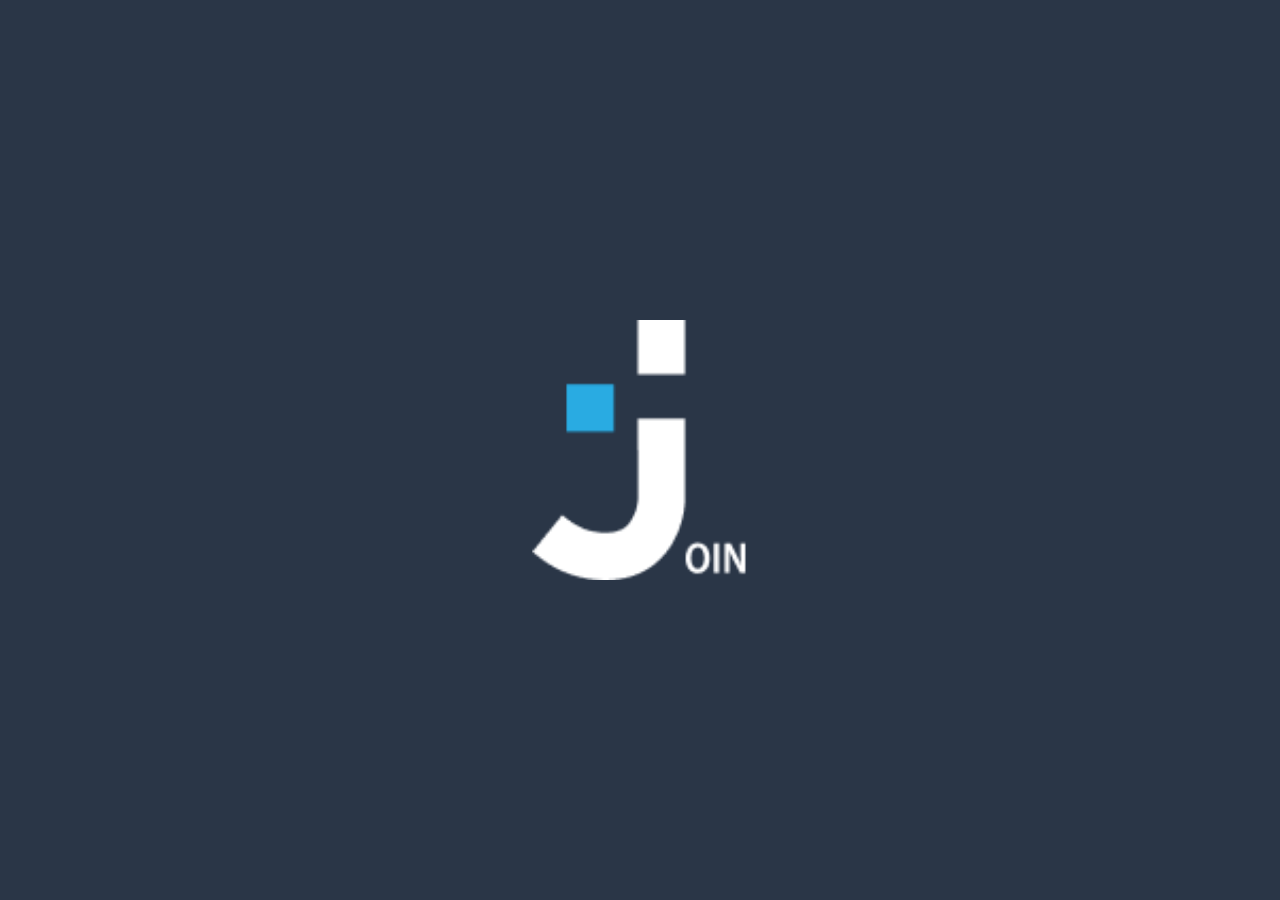
<file: index.html>
<!DOCTYPE html>
<html lang="en" translate="no">

<head>
    <meta charset="UTF-8">
    <meta http-equiv="X-UA-Compatible" content="IE=edge">
    <meta name="viewport" content="width=device-width, initial-scale=1.0">
    <title>Login</title>
    <link rel="icon" href="./img/JoinLogoDark.png">
    <link rel="apple-touch-icon" sizes="20x20" href="./img/mobilLogo.ico">
    <link rel="stylesheet" href="css/index.css">
    <link rel="stylesheet" href="css/index-responsive.css">
    <script src="./scripts/generalFunctions.js"></script>
    <script src="./scripts/register.js"></script>
</head>

<body onload="logo(),init();return false">
    <div id="logo-container">
        <img src="./img/logo_Join_white.png" id="join-logo">
    </div>

    <div id="login-main">
        <div id="signup-container">
            <p>Not a Join user?</p>
            <button onclick="window.location.href= './html/signUp.html';" class="signup-btn">Sign up</button>
        </div>

        <div id="login-container">
            <form id="login-form" class="login-form" onsubmit="loginUser(event)">
                <div id="login-error" style="display: none;">
                    Incorrect email or password, please check.
                </div>
                <h1>Log in</h1>
                <hr>
                <input class="input-field" placeholder="Email" type="email" id="emailLogin" required>
                <input class="input-field" placeholder="Password" type="password" id="passwordLogin" required>
                <div class="login-settings">
                    <label class="remember-me">
                        <input id="checkbox" type="checkbox" onclick="rememberLogin()">
                        <p>Remember me</p>
                        <span id="checkmark" class="checkmark"></span>
                    </label>
                    <a href="./html/forgot-password.html" id="forget-password">Forgot my password</a>
                </div>
                <div class="login-btns">
                    <button type="submit" id="loginBtn">Log in</button>
                    <button type="button" id="loginGuest" onclick="openGuestLogin()">Guest Log in</button>
                </div>
            </form>
        </div>
    </div>
</body>

</html>
</file>
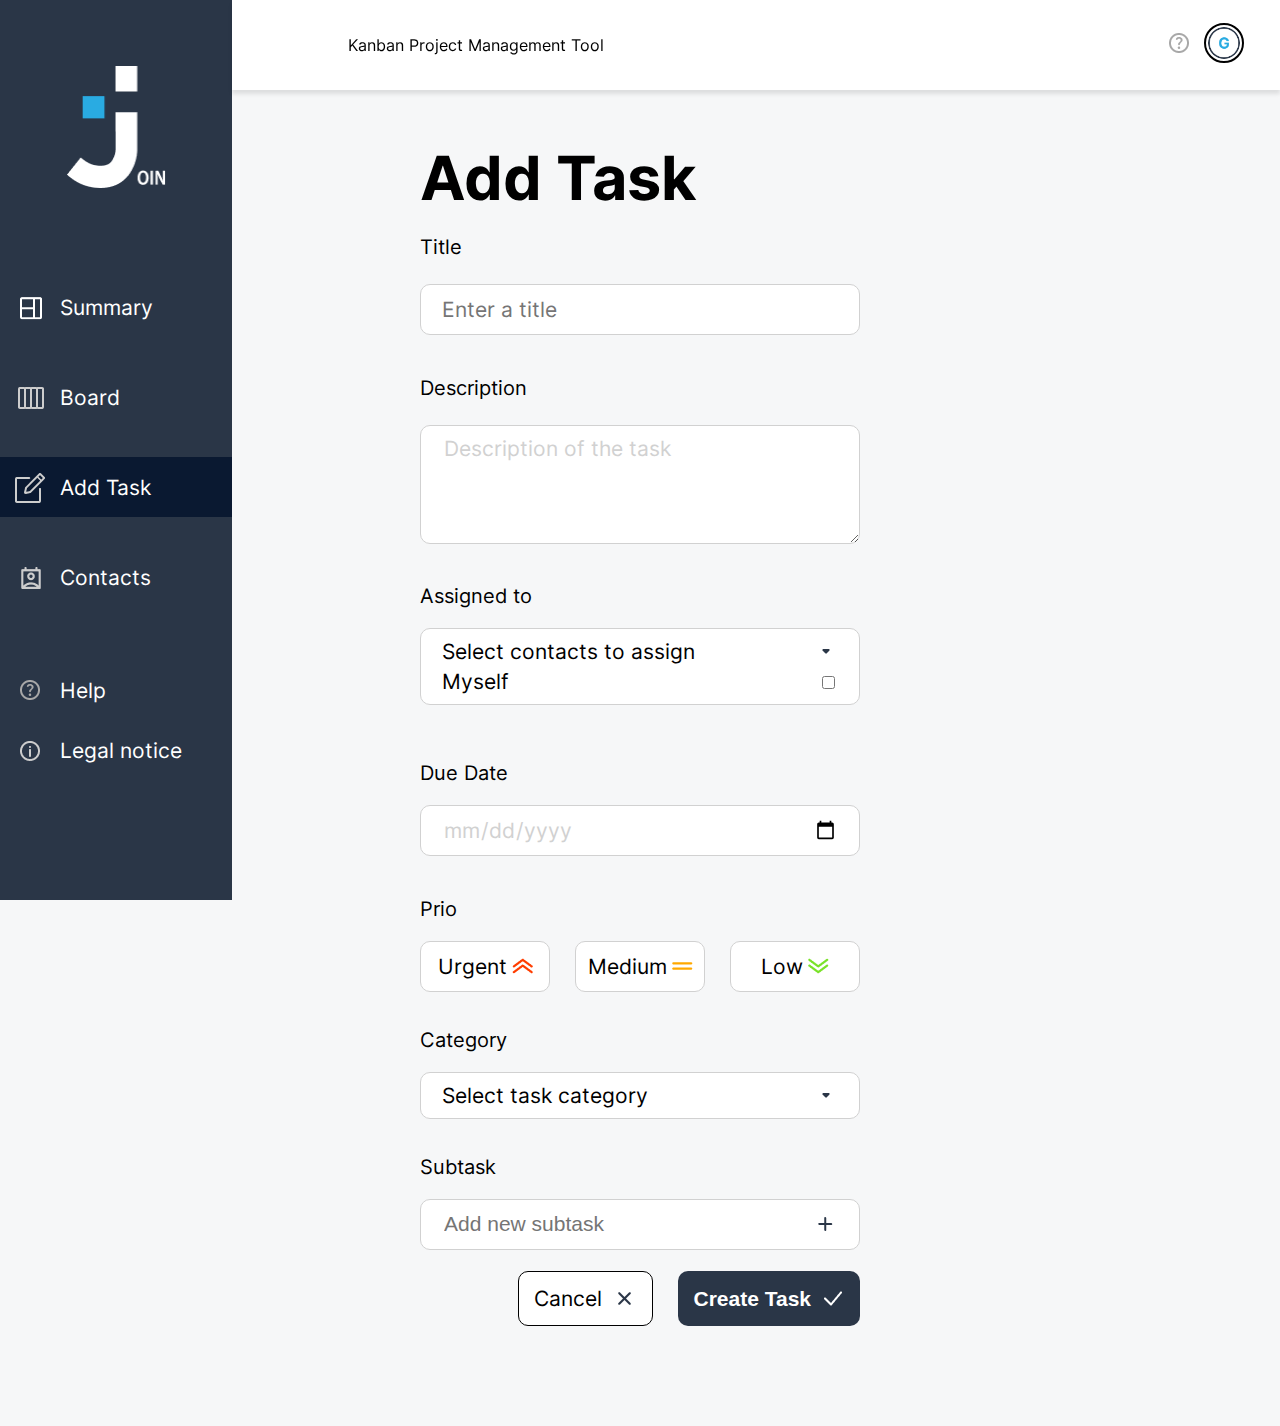
<file: html/add-task.html>
<!DOCTYPE html>
<html lang="en">

<head>
    <meta charset="UTF-8">
    <link rel="icon" href="../img/JoinLogoDark.png">
    <meta name="viewport" content="width=device-width, initial-scale=1.0">
    <link rel="stylesheet" href="../css/interFont.css">
    <link rel="stylesheet" href="../css/add-task.css">
    <title>Add-Task</title>
    <script src="../scripts/generalFunctions.js"></script>
    <script src="../scripts/board.js"></script>
    <script src="../scripts/add-task.js"></script>
</head>

<body onload="init(); return false" onclick="hideAssignedToDropMenu()" > 
    <div id="sidebar">
        <div w3-include-html="./sidebar.html"></div>
    </div>
    <div id="line" w3-include-html="./header.html"></div>

    <div id="content" class="content">
        <h1>Add Task</h1>
        <form class="addTaskElements" id="addTaskForm" onsubmit="createNEWTASK(); return false">
            <span class="leftElementAddTask">
                <div class="title">
                    <h3 class="titles">Title</h3>
                    <input id="title" type="text" class="input" required placeholder="Enter a title">
                </div>
                <div>
                    <h3 class="titles">Description</h3>
                    <textarea placeholder="Description of the task" required id="description"
                        class="description"></textarea>
                </div>
                <div>
                    <h3 class="titles">Assigned to</h3>
                    <div class="selectionAssignedTo" id="assignedToSelection">
                        <div onclick="openAssignedToSelection()">
                            <p>Select contacts to assign</p><img src="../img/addtask-img/arrow_drop_down.png">
                        </div>
                    </div>
                    <div class="createdTaskAssignedMember" id="assginedMembersCreateTask"></div> 
                    <div class="formError d-none" id="errorAssigned">Please, select atleast "Myself"</div>
                </div>
            </span>
            <seperator class="seperator"></seperator>
            <span class="rightElementAddTask">
                <div>
                    <h3>Due Date</h3>
                    <div class="calender">
                        <input type="date" required id="date" placeholder="tt.mm.yyyy">
                    </div>
                </div>
                <div>
                    <h3>Prio</h3>
                    <div class="priorities" id="priorities">
                        <span id="selecturgent" onclick="highlightPriority('urgent')">
                            <p>Urgent</p><img src="../img/addtask-img/higPrio.png">
                        </span>
                        <span id="selectmedium" onclick="highlightPriority('medium')">
                            <p>Medium</p><img src="../img/addtask-img/mediumPrio.png">
                        </span>
                        <span id="selectlow" onclick="highlightPriority('low')">
                            <p>Low</p><img src="../img/addtask-img/lowPrio.png">
                        </span>
                    </div>
                    <div class="formError d-none" id="errorPriority">What is the priority of the task?</div>
                </div>
                <div>
                    <h3 class="titles">Category</h3>
                    <div class="category" id="categorySelection" onclick="openCategorySelection()">
                        <div>
                            <p>Select task category</p><img src="../img/addtask-img/arrow_drop_down.png">
                        </div>
                    </div>
                    <div id="colorSelection">
                        <div id="color1" onclick="selectColor('FF7A00', 1)"
                            style="background-color: #FF7A00; cursor: pointer;"></div>
                        <div id="color2" onclick="selectColor('FC71FF', 2)"
                            style="background-color: #FC71FF; cursor: pointer;"></div>
                        <div id="color3" onclick="selectColor('1FD7C1', 3)"
                            style="background-color: #1FD7C1; cursor: pointer;"></div>
                        <div id="color4" onclick="selectColor('FFC701', 4)"
                            style="background-color: #FFC701; cursor: pointer;"></div>
                        <div id="color5" onclick="selectColor('0038FF', 5)"
                            style="background-color: #0038FF; cursor: pointer;"></div>
                        <div id="color6" onclick="selectColor('068f43', 6)"
                            style="background-color: #068f43; cursor: pointer;"></div>
                    </div>
                    <div class="formError d-none" id="errorCategory">You have to select a category. You can also create
                        a new one with "New category".</div>
                </div>
                <div>
                    <h3>Subtask</h3>
                    <div class="addNewSubtask">
                        <input id="subtask" placeholder="Add new subtask"><img onclick="createSubtask()"
                            src="../img/addtask-img/plus.png" style="cursor:pointer">
                    </div>
                    <div id="newCreatedSubtasks"></div>
                </div>
                <div class="clearAndCreateButtons">
                    <div>
                        <div class="clearButton"  onclick="cancelCreateTask()"style="height: 23px;"> Cancel </p><img
                                src="../img/cancelIcon.png"></div>
                    </div>
                    <div>
                        <button class="createButton" type="submit">Create Task</p><img
                                src="../img/createAccIcon.png"></button>
                    </div>
                </div>
            </span>

        </form>
         <div id="taskCreated"><img src="../img/board-img/addedToBoard.png"></div>
</body>
<style> 
#menu_add-task {
background-color: #0a1931;
}
</style>
</html>
</file>
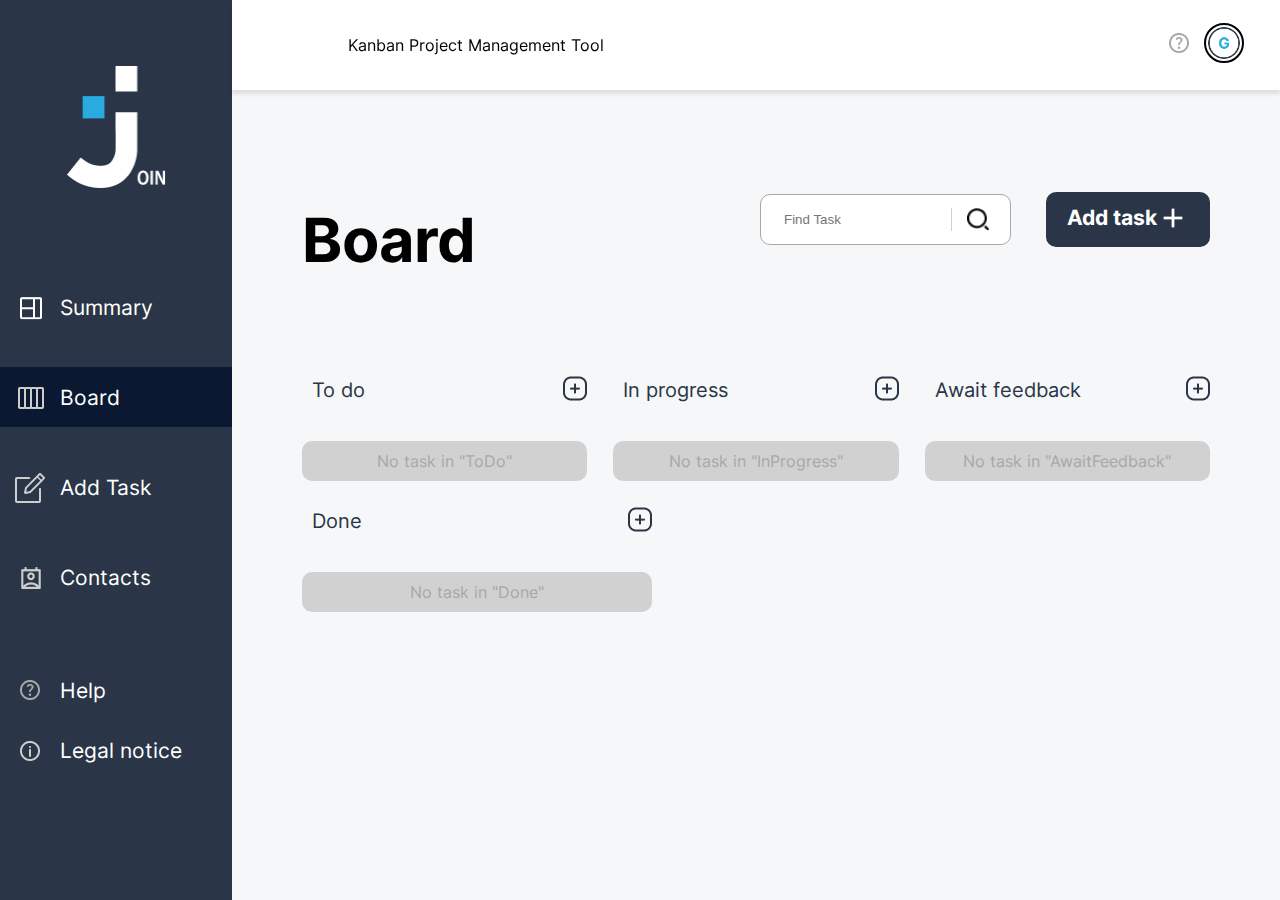
<file: html/board.html>
<!DOCTYPE html>
<html lang="en">

<head>
    <meta charset="UTF-8">
    <link rel="icon" href="../img/JoinLogoDark.png">
    <meta name="viewport" content="width=device-width, initial-scale=1.0">
    <link rel="stylesheet" href="../css/interFont.css">
    <link rel="stylesheet" href="../css/add-task.css">
    <link rel="stylesheet" href="../css/board.css">
    <title>Board</title>
    <script src="../scripts/generalFunctions.js"></script>
    <script src="../scripts/add-task.js"></script>
    <script src="../scripts/board-helper.js"></script>
    <script src="../scripts/board.js"></script>
</head>

<body onload="init(); return false">
    <div id="sidebar">
        <div w3-include-html="./sidebar.html"></div>
    </div>
    <div id="line" w3-include-html="./header.html"></div>
    <div class="content" id="content">
        <div class="headline">
            <span class="responsiveHeadline">
                <h1>Board</h1>
                <div class="plusForResponsive"><img onclick="togglePopUpTask('flex')" src="../img/board-img/addplus.png">
                </div>
            </span>
            <span class="inputAndButtonHeadline">
                <div class="inputDiv">
                    <input id="input" oninput="searchTask()" placeholder="Find Task">
                    <img src="../img/board-img/lupe.png">
                </div>
                <div class="buttonAdd" onclick="togglePopUpTask('flex')">Add task
                    <img src="../img/board-img/addplus.png">
                </div>

            </span>
        </div>

        <div class="taskContent">
            <div class="taskContainer" ondrop="dragToOtherCategory('taskCategoryToDo')" ondragover="allowDrop(event); highlight('taskCategoryToDo')" ondragleave="removeHighlight('taskCategoryToDo')" >
                <div class="taskCategoryName">
                    <h3> To do</h3><span class="hoverPlusEffect" onclick="togglePopUpTask('flex')" ><img src="../img/board-img/plusButtonTasks.png"></span>
                </div>
                <div id="taskCategoryToDo"></div>
            </div>

            <div class="taskContainer" ondrop="dragToOtherCategory('taskCategoryInProgress')"
             ondragover="allowDrop(event); highlight('taskCategoryInProgress')" ondragleave="removeHighlight('taskCategoryInProgress')">
                <div class="taskCategoryName">
                    <h3> In progress</h3><span class="hoverPlusEffect" onclick="togglePopUpTask('flex')" ><img
                            src="../img/board-img/plusButtonTasks.png"></span>
                </div>
                <div id="taskCategoryInProgress"></div>
            </div>

            <div class="taskContainer" ondrop="dragToOtherCategory('taskCategoryAwaitFeedback')"
            ondragover="allowDrop(event); highlight('taskCategoryAwaitFeedback')" ondragleave="removeHighlight('taskCategoryAwaitFeedback')">
                <div class="taskCategoryName">
                    <h3>Await feedback</h3><span class="hoverPlusEffect" onclick="togglePopUpTask('flex')" ><img
                            src="../img/board-img/plusButtonTasks.png"></span>
                </div>
                <div id="taskCategoryAwaitFeedback"></div>
            </div>

            <div class="taskContainer" ondrop="dragToOtherCategory('taskCategoryDone')" ondragover="allowDrop(event); highlight('taskCategoryDone')" ondragleave="removeHighlight('taskCategoryDone')">
                <div class="taskCategoryName">
                    <h3>Done</h3><span class="hoverPlusEffect" onclick="togglePopUpTask('flex')" ><img src="../img/board-img/plusButtonTasks.png"></span>
                </div>
                <div id="taskCategoryDone"></div>
            </div>
        </div>
    </div>



    <div id="editTaskPopUpWindowContent" onclick="closeEditTaskPopUp()"></div>

    <div id="editSelectedTask"></div>
    <div id="addTaskPopUpWindowContent">
        <div class="popUpWindow">
            <h1>Add Task</h1>
            <form class="addTaskElementsPopUpWindow" onclick="hideAssignedToDropMenu()" onsubmit="createNEWTASK(); return false">
                <span class="leftElementAddTaskPopUpWindow">
                    <div class="title">
                        <h3 class="titles">Title</h3>
                        <input id="title" type="text" class="input" required placeholder="Enter a title">
                    </div>
                    <div>
                        <h3 class="titles">Description</h3>
                        <textarea placeholder="Description of the task" required id="description"
                            class="description"></textarea>
                    </div>
                    <div>
                        <h3 class="titles">Assigned to</h3>
                        <div class="selectionAssignedTo" id="assignedToSelection">
                            <div onclick="openAssignedToSelection()">
                                <p>Select contacts to assign</p><img src="../img/addtask-img/arrow_drop_down.png">
                            </div>
                        </div>
                          <div class="createdTaskAssignedMember" id="assginedMembersCreateTask"></div> 
                        <div class="formError d-none" id="errorAssigned">Please, select atleast "Myself"</div>
                    </div>
                </span>

                <span class="rightElemenAddTaskPopUpWindow">
                    <div>
                        <h3>Due Date</h3>
                        <div class="calender">
                            <input type="date" required id="date" placeholder="tt.mm.yyyy">
                        </div>
                    </div>
                    <div>
                        <h3>Prio</h3>
                        <div class="priorities" id="priorities">
                            <span id="selecturgent" onclick="highlightPriority('urgent')">
                                <p>Urgent</p><img src="../img/addtask-img/higPrio.png">
                            </span>
                            <span id="selectmedium" onclick="highlightPriority('medium')">
                                <p>Medium</p><img src="../img/addtask-img/mediumPrio.png">
                            </span>
                            <span id="selectlow" onclick="highlightPriority('low')">
                                <p>Low</p><img src="../img/addtask-img/lowPrio.png">
                            </span>
                        </div>
                        <div class="formError d-none" id="errorPriority">What is the priority of the task?</div>
                    </div>
                    <div>
                        <h3 class="titles">Category</h3>
                        <div class="category" id="categorySelection" onclick="openCategorySelection()">
                            <div>
                                <p>Select task category</p><img src="../img/addtask-img/arrow_drop_down.png">
                            </div>
                        </div>
                        <div id="colorSelection">
                            <div id="color1" onclick="selectColor('FF7A00', 1)"
                                style="background-color: #FF7A00; cursor: pointer;"></div>
                            <div id="color2" onclick="selectColor('FC71FF', 2)"
                                style="background-color: #FC71FF; cursor: pointer;"></div>
                            <div id="color3" onclick="selectColor('1FD7C1', 3)"
                                style="background-color: #1FD7C1; cursor: pointer;"></div>
                            <div id="color4" onclick="selectColor('FFC701', 4)"
                                style="background-color: #FFC701; cursor: pointer;"></div>
                            <div id="color5" onclick="selectColor('FFC701', 5)"
                                style="background-color: #0038FF; cursor: pointer;"></div>
                            <div id="color6" onclick="selectColor('068f43', 6)"
                                style="background-color: #068f43; cursor: pointer;"></div>
                        </div>
                        <div class="formError d-none" id="errorCategory">You have to select a category. You can also
                            create a new one with "New category".</div>
                    </div>
                    <div>
                        <h3>Subtask</h3>
                        <div class="addNewSubtask">
                            <input id="subtask" placeholder="Add new subtask"><img onclick="createSubtask()"
                                src="../img/addtask-img/plus.png" style="cursor:pointer">
                        </div>
                        <div id="newCreatedSubtasks"></div>
                    </div>
                    <div class="clearAndCreateButtonPopUp">
                        <div>
                            <div class="clearButton" onclick="cancelCreateTask(); togglePopUpTask('none')">Cancel<img
                                    src="../img/cancelIcon.png"></div>
                        </div>
                        <div>
                            <button class="createButton" type="submit">Create Task</p><img
                                    src="../img/createAccIcon.png"></button>
                        </div>
                    </div>
                </span>
            </form>
        </div>
    </div>
     <div id="taskCreated"><img src="../img/board-img/addedToBoard.png"></div>
    
</body>

</html>
</file>
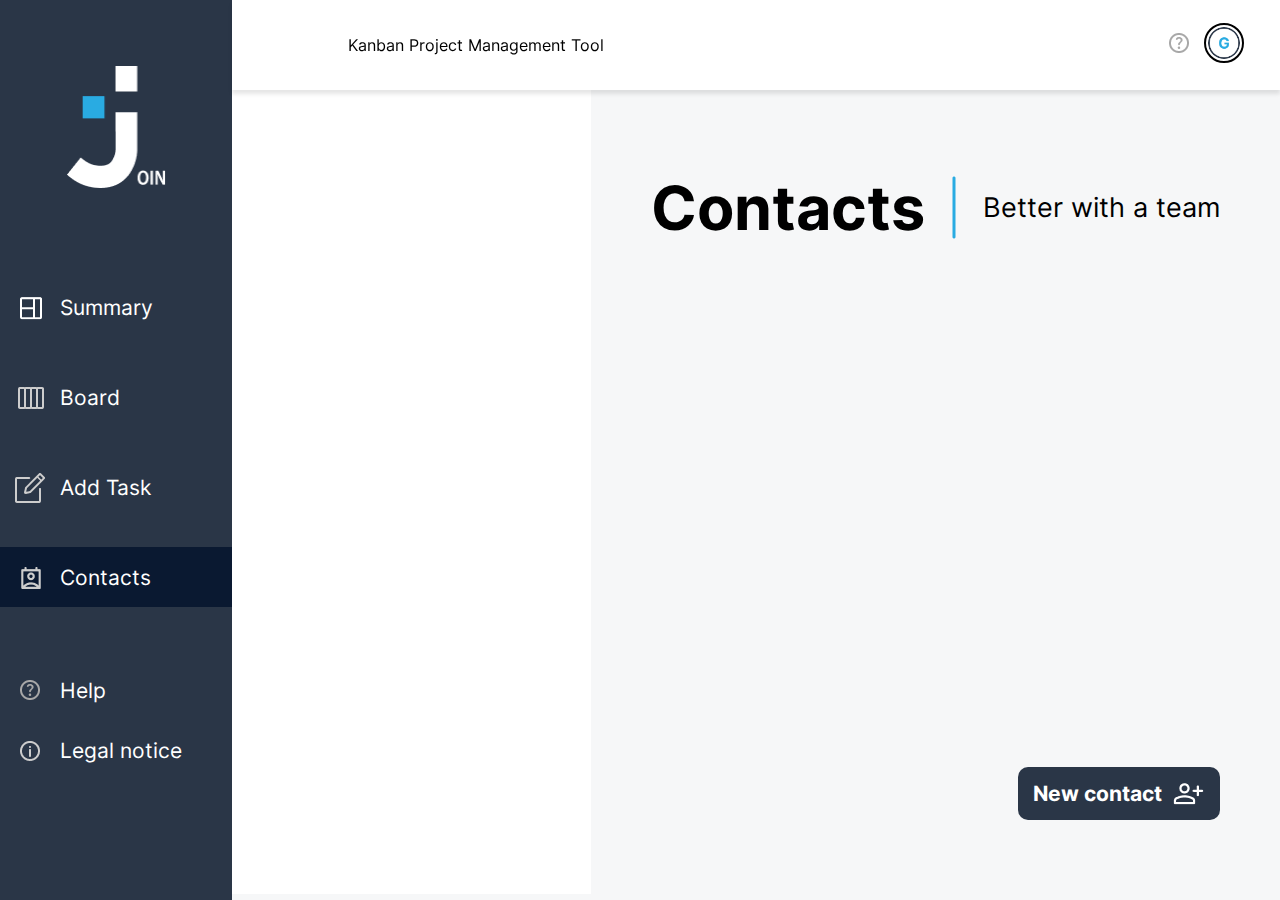
<file: html/contacts.html>
<!DOCTYPE html>
<html lang="en">

<head>
    <meta charset="UTF-8">
    <meta name="viewport" content="width=device-width, initial-scale=1.0">
    <title>Contacts</title>
    <link rel="icon" href="../img/JoinLogoDark.png">
    <link rel="apple-touch-icon" sizes="20x20" href="../img/mobilLogo.ico">
    <link rel="stylesheet" href="../css/contacts.css">
    <link rel="stylesheet" href="../css/interFont.css">
    <script src="../scripts/generalFunctions.js"></script>
    <script src="../scripts/board.js"></script>
    <script src="../scripts/contacts.js"></script>
</head>

<body onload="includeHTML();buttonVisibility();renderContacts(); return false">
    <div id="sidebar">
        <div w3-include-html="./sidebar.html"></div>
    </div>
    <div class="content">
        <div id="line" w3-include-html="./header.html"></div>
        <div class="responsiveButton" id="responsiveButton" onclick="showPopUpWindowNewContact()">
            New contact
            <img src="../img/contacts/newContact.png">
        </div>
        <div class="contactList" id="contactList"></div>
        <div class="contacts" id="contactsContainer">
            <div class="headline">
                <p id="responsiveHeadlinePhrase" class="responsiveHeadlinePhrase d-none">Kanban Project Managment Tool
                </p>
                <h1>Contacts</h1>
                <img src="../img/summary/BlueLine.png">
                <span>Better with a team</span>
            </div>
            <div class="contactDetails" id="contactDetails"></div>
            <div class="buttonNewContact1" onclick="showPopUpWindowNewContact()">
                New contact
                <img src="../img/contacts/newContact.png">
            </div>
        </div>
    </div>
    <div class="newContact" id="newContact"></div>
    
</body>

</html>
</file>
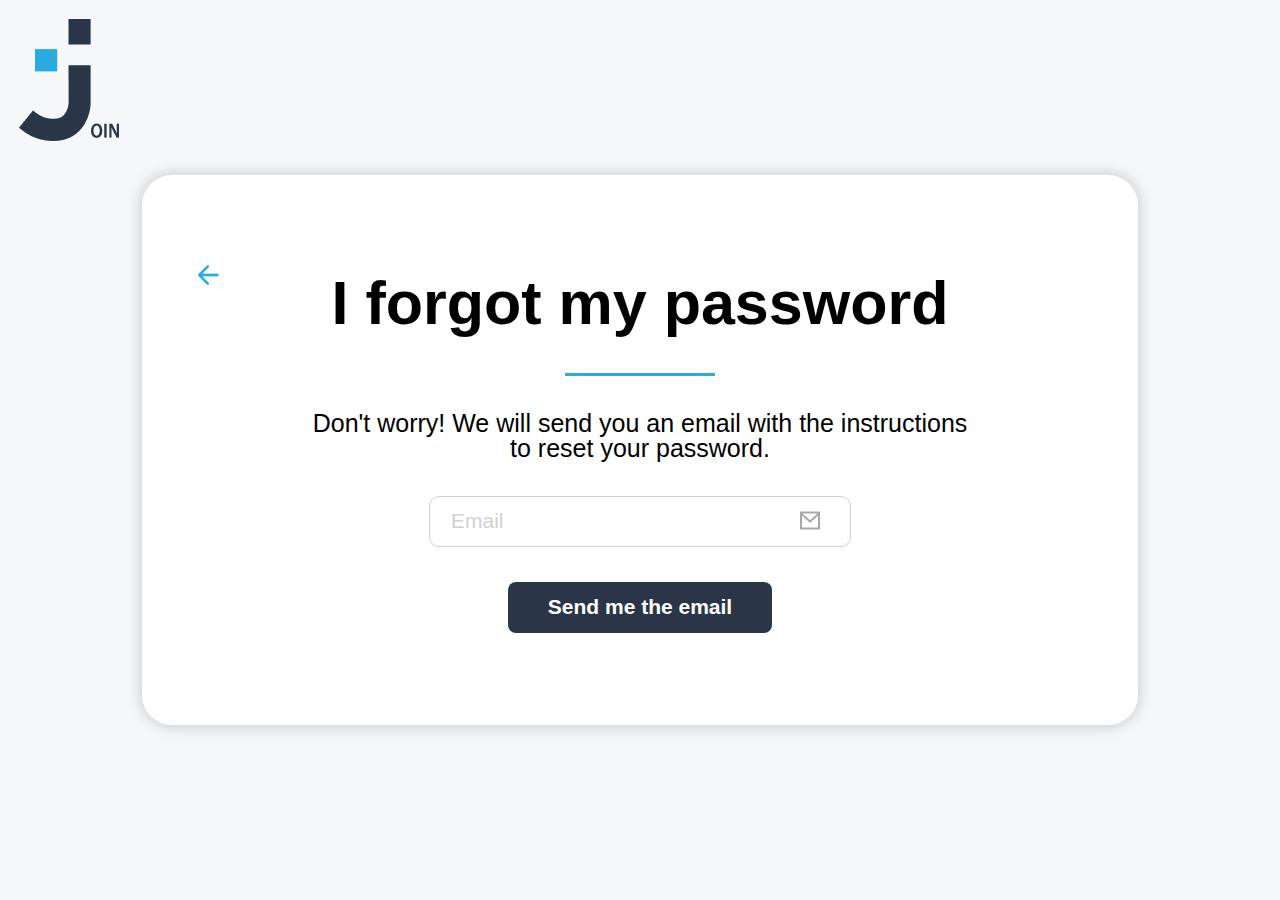
<file: html/forgot-password.html>
<!DOCTYPE html>
<html lang="en">

<head>
    <meta charset="UTF-8">
    <meta http-equiv="X-UA-Compatible" content="IE=edge">
    <meta name="viewport" content="width=device-width, initial-scale=1.0">
    <title>forget-password</title>
    <link rel="icon" href="../img/JoinLogoDark.png">
    <link rel="stylesheet" href="../css/forgetpassword.css">
    <script src="../scripts/generalFunctions.js"></script>
    <script src="../scripts/register.js"></script>
    
</head>

<body onload="onPageLoad()">
    <div id="logo-container">
        <img src="../img/JoinLogoDark.png" class="join-logo">
    </div>
    <div id="forget-container">

        <form class="login-form-forget" onsubmit="onSubmit(event)">
   
                <h1>I forgot my password</h1>
                <img class="arrow-left" onclick="window.location.href= '../index.html';"
                    src="../img/arrow-left-line.png">
                <hr>
                <span class="font-span-forgot">Don't worry! We will send you an email with the instructions to reset
                    your
                    password.</span>
                <input class="input-field" placeholder="Email" name="email" id="emailLogin" required>
                <div class="login-settings">
                    <button type="submit" id="loginBtn">Send me the email</button>
                </div>
            
        </form>



        <div id="infoBox">
            <p id="infoText">
                <img src="../img/SendCheck.png"> An E-Mail has been sent to you
            </p>
        </div>


    </div>

</body>

</html>
</file>
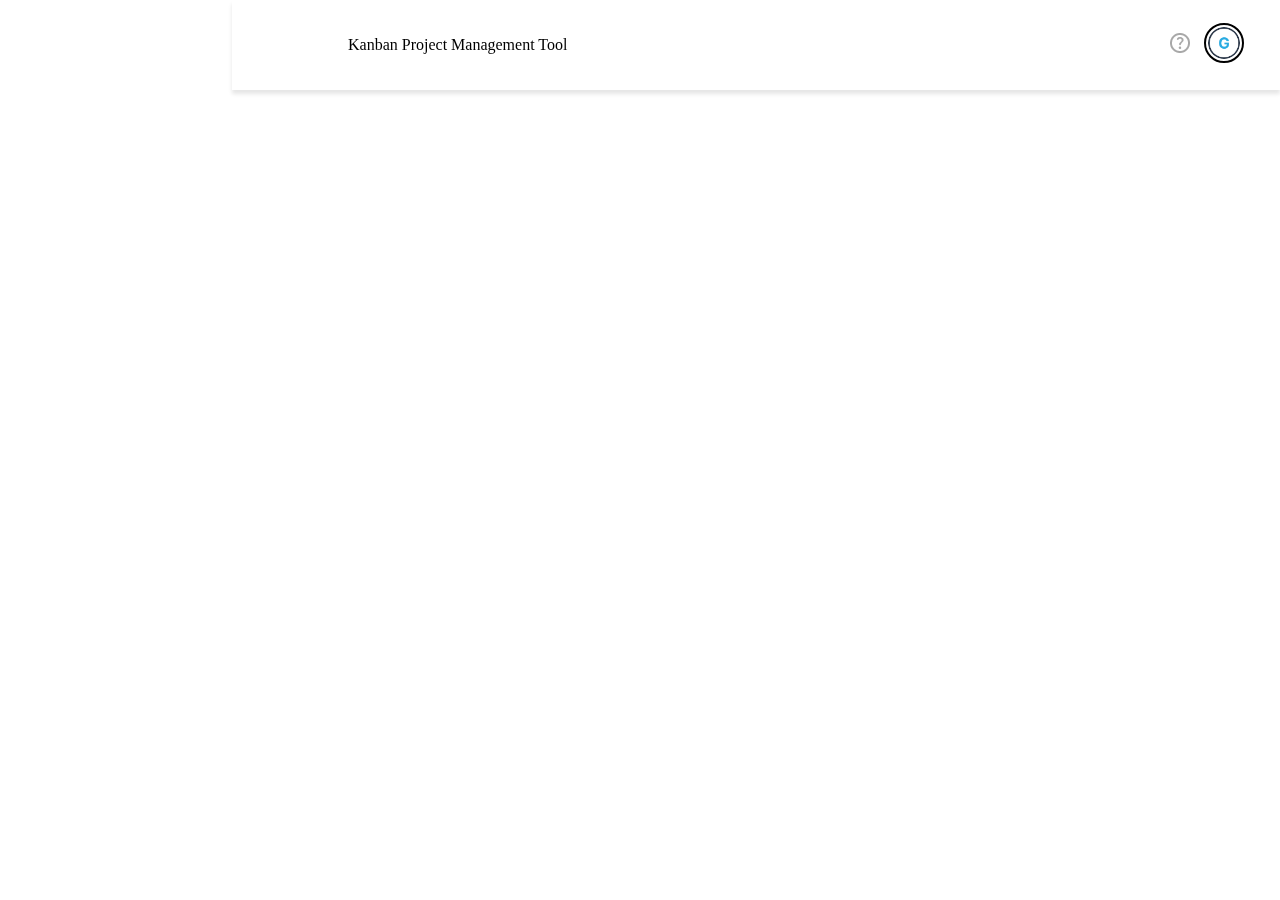
<file: html/header.html>
<!DOCTYPE html>
<html lang="en">

<head>
    <link rel="stylesheet" href="../css/header.css">
    <script src="../scripts/generalFunctions.js"></script>
</head>

<body>
    <div id="lineHead">
        <img id="logo" src="../img/JoinLogoDark.png">
        <span id="lineHeadText">Kanban Project Management Tool</span>
        
        <div id="rightSection">
            <a id="helpId" href="./help.html"><img class="help" src="../img/help.png"></a>
            <div class="dropdown" id="dropdown" onclick="toggleDropdown()">
                <img id="portrait" class="portrait" src="../img/portrait.png">
                <div class="dropdown-content">
                    <a href="legal-notice.html">Legal Notice</a>
                    <a href="help.html">Help</a>
                    <a href="../index.html">Log out</a>
                </div>
            </div>
        </div>
    </div>

</body>

</html>
</file>
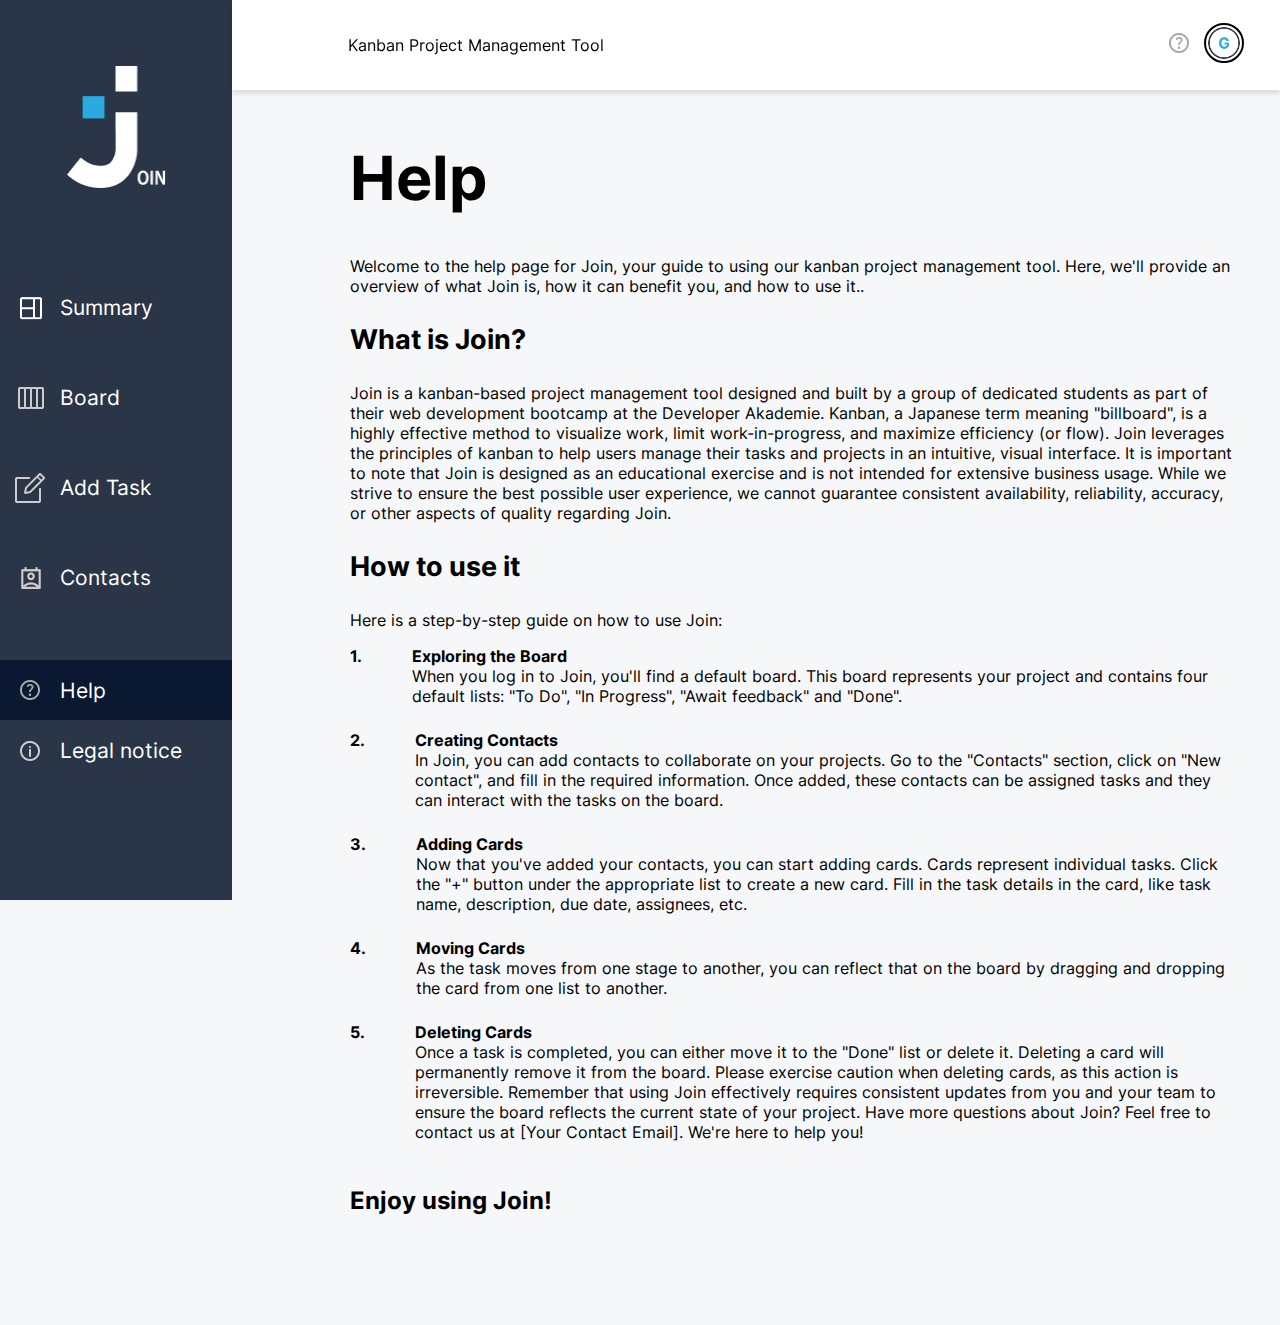
<file: html/help.html>
<!DOCTYPE html>
<html lang="en">

<head>
    <meta charset="UTF-8">
    <meta name="viewport" content="width=device-width, initial-scale=1.0">
    <link rel="icon" href="../img/JoinLogoDark.png">
    <link rel="apple-touch-icon" sizes="20x20" href="../img/mobilLogo.ico">
    <link rel="stylesheet" href="../css/header.css">
    <link rel="stylesheet" href="../css/help.css">
    <link rel="stylesheet" href="../css/interFont.css">
    <script src="../scripts/generalFunctions.js"></script>
    <script src="../scripts/help.js"></script>

    <title>Help</title>
</head>

<body onload="includeHTML();initHelp(); return false">
    <div id="sidebar">
        <div w3-include-html="./sidebar.html"></div>
    </div>
    <div class="content">
        <div id="line" w3-include-html="./header.html"></div>
        <div class='impressum'>
            <h1>Help</h1>

            <p>Welcome to the help page for Join, your guide to using our kanban project management tool. Here, we'll
                provide an overview
                of what Join is, how it can benefit you, and how to use it..</p>

            <h3>What is Join?</h3>

            <p>Join is a kanban-based project management tool designed and built by a group of dedicated students as
                part of their web development bootcamp at the Developer Akademie.

                Kanban, a Japanese term meaning "billboard", is a highly effective method to visualize work, limit
                work-in-progress, and maximize efficiency (or flow). Join leverages the principles of kanban to help
                users manage their tasks and projects in an intuitive, visual interface.

                It is important to note that Join is designed as an educational exercise and is not intended for
                extensive business usage. While we strive to
                ensure the best possible user experience, we cannot guarantee consistent availability, reliability,
                accuracy, or other aspects of quality regarding Join.</p>

            <h3>How to use it</h3>
            <p>Here is a step-by-step guide on how to use Join:</p>

            <div class="steps-cont pdg-btm">
                <span class="number"><b>1.</b></span>
                <span class="explanation"><b>Exploring the Board</b>
                    <span>When you log in to <a class="join">Join</a>, you'll find a default board. This board
                        represents your project and contains
                        four
                        default lists: "To Do", "In Progress", "Await feedback" and "Done".</span></span>
            </div>
            <div class="steps-cont pdg-btm"><span class="number"><b>2.</b></span>
                <span class="explanation"><b>Creating Contacts</b>
                    <span> In <a class="join">Join</a>, you can add contacts to collaborate on your projects. Go to the
                        "Contacts" section, click on
                        "New
                        contact", and fill in the required information. Once added, these contacts can be assigned tasks
                        and
                        they
                        can
                        interact with the tasks on the board.</span></span>
            </div>
            <div class="steps-cont pdg-btm"><span class="number"><b>3.</b></span>
                <span class="explanation"><b>Adding Cards</b>
                    Now that you've added your contacts, you can start adding cards. Cards represent individual tasks.
                    Click
                    the
                    "+"
                    button under the appropriate list to create a new card. Fill in the task details in the card, like
                    task
                    name,
                    description, due date, assignees, etc.</span>
            </div>
            <div class="steps-cont pdg-btm"><span class="number"><b>4.</b></span>
                <span class="explanation"><b>Moving Cards</b>
                    As the task moves from one stage to another, you can reflect that on the board by dragging and
                    dropping
                    the
                    card
                    from one list to another.</span>
            </div>

            <div class="steps-cont pdg-btm"><span class="number"><b>5.</b></span>
                <span class="explanation"> <b>Deleting Cards</b>
                    <span> Once a task is completed, you can either move it to the "Done" list or delete it. Deleting a
                        card will
                        permanently remove it from the board. Please exercise caution when deleting cards, as this
                        action is
                        irreversible.
                        Remember that using <a class="join">Join</a> effectively requires consistent updates from you
                        and your team to ensure the
                        board
                        reflects the current state of your project.
                        Have more questions about <a class="join">Join</a>? Feel free to contact us at [Your Contact
                        Email]. We're here to help you!</span></span>
            </div>
            <h2>Enjoy using Join!</h2>

          

        </div>
</body>
</html>
</file>
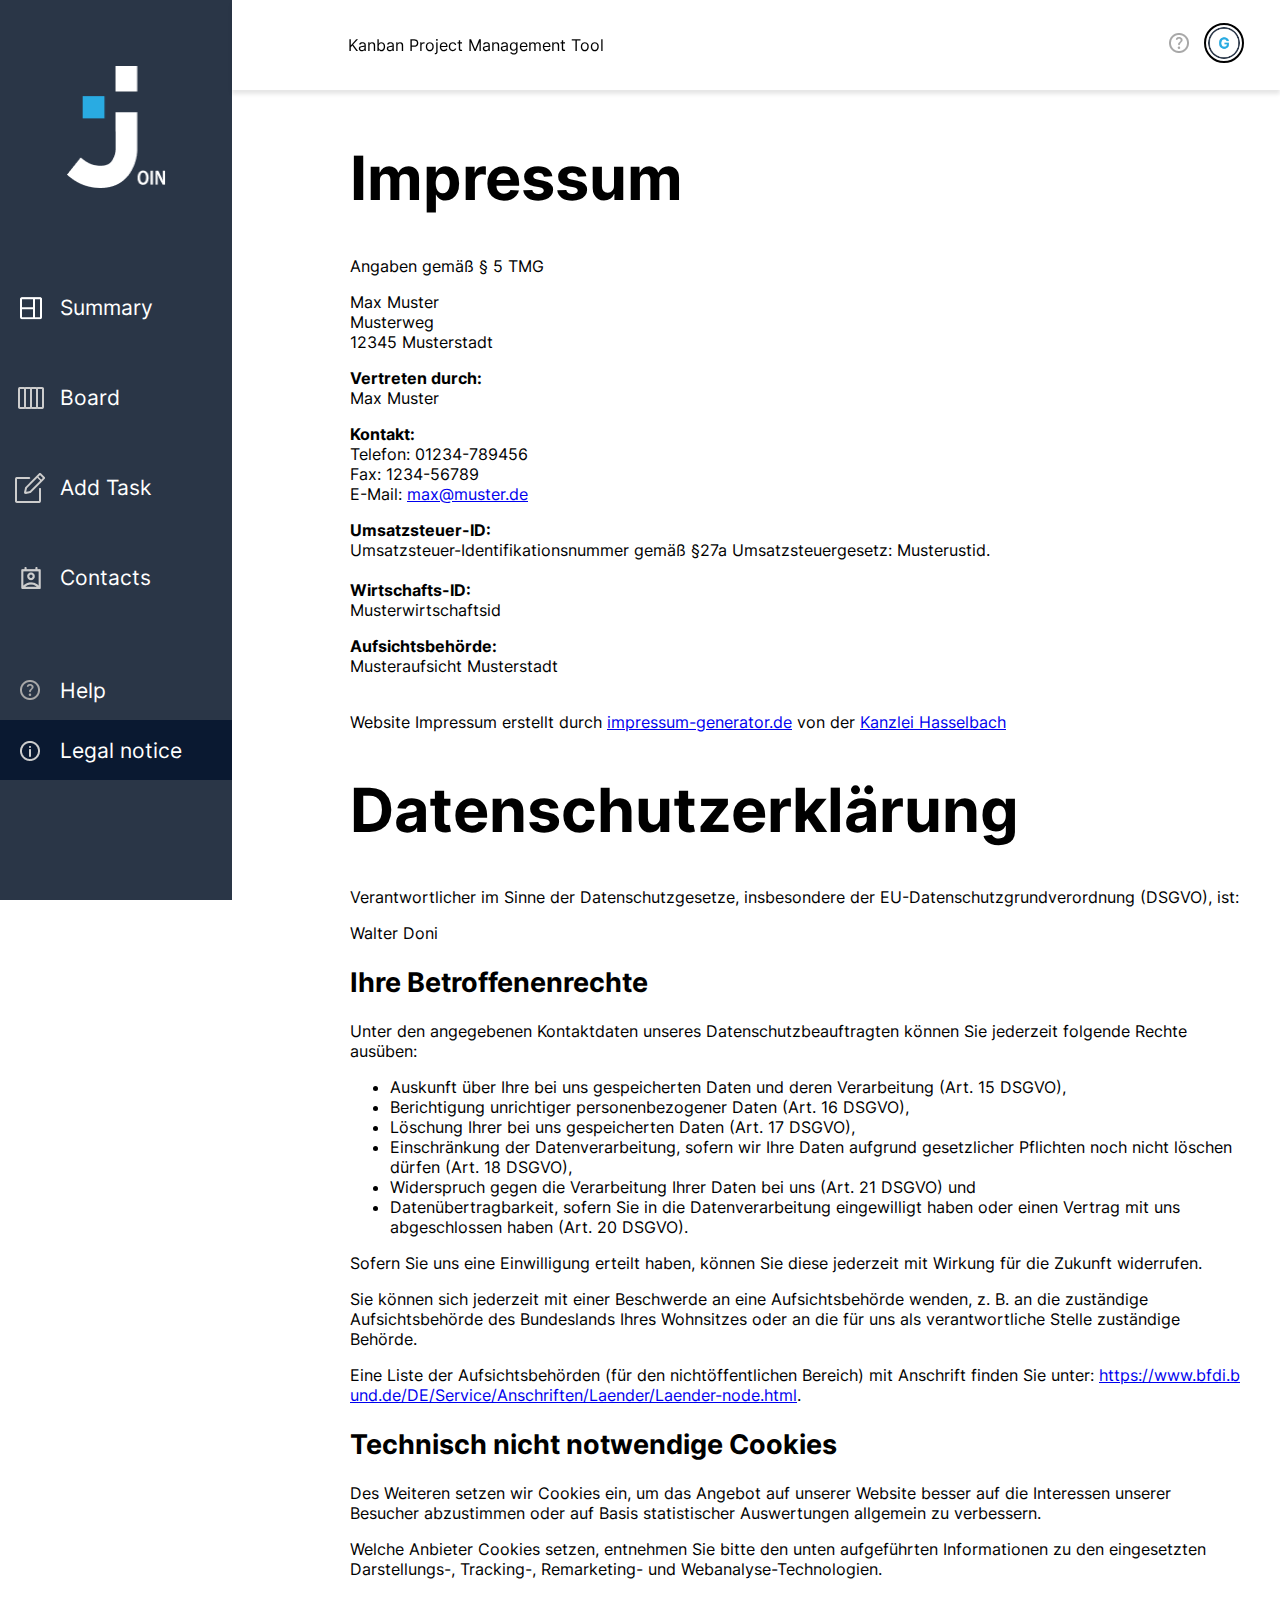
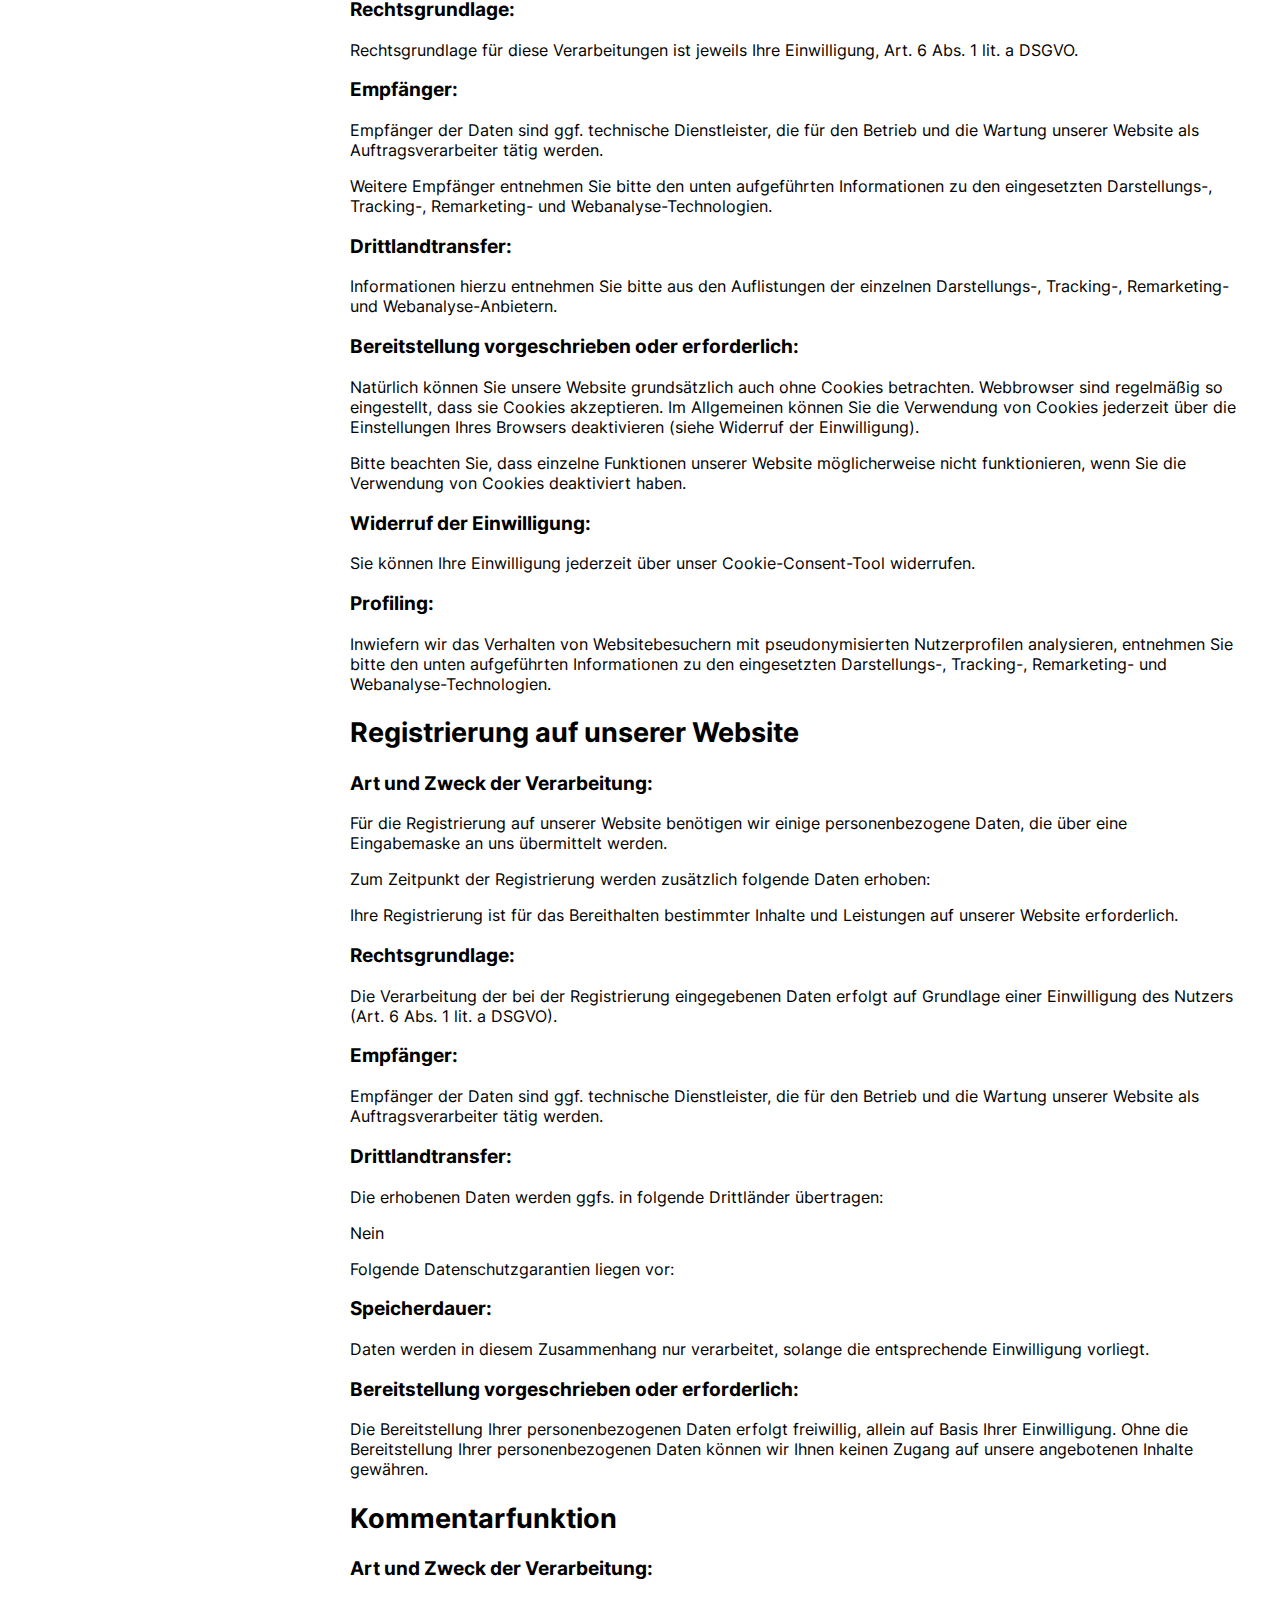
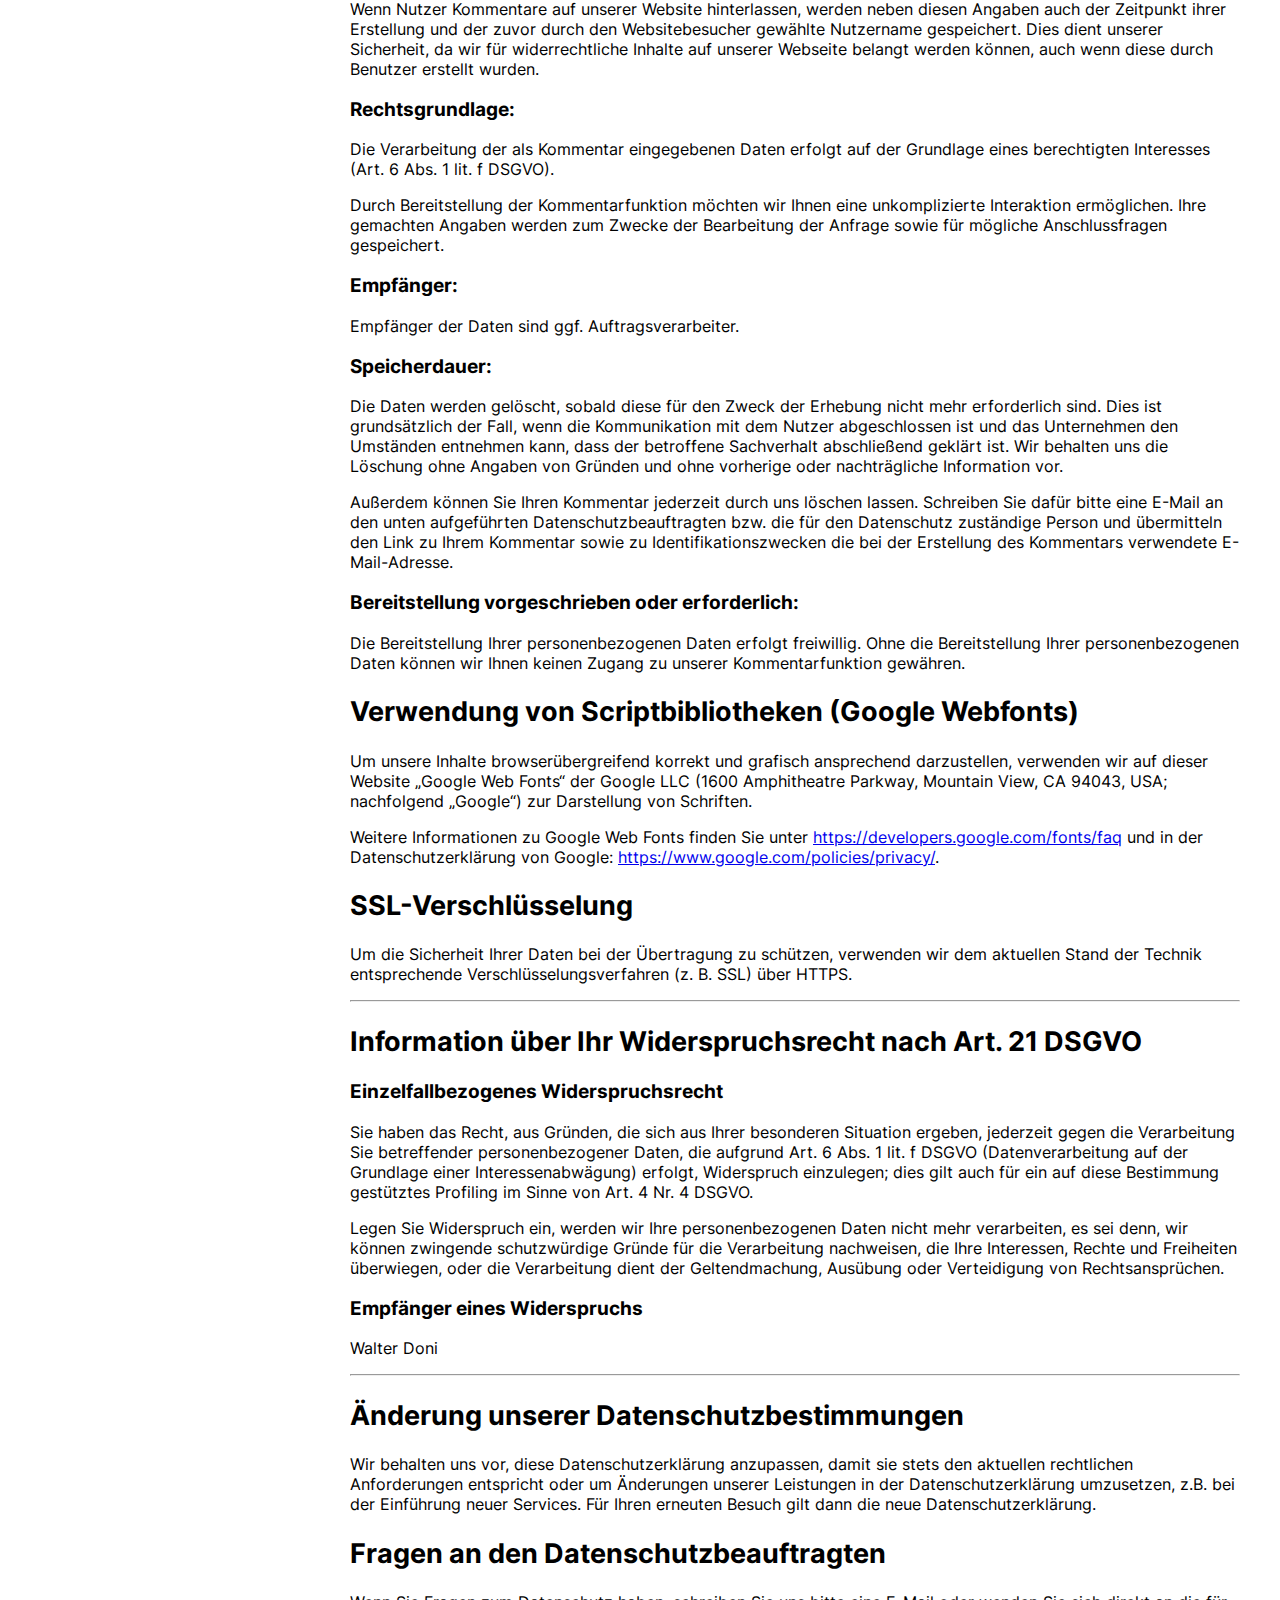
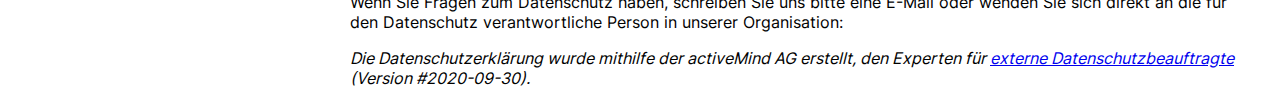
<file: html/legal-notice.html>
<!DOCTYPE html>
<html lang="en">
<head>
    <meta charset="UTF-8">
    <meta name="viewport" content="width=device-width, initial-scale=1.0">
    <link rel="icon" href="../img/JoinLogoDark.png">
    <link rel="apple-touch-icon" sizes="20x20" href="../img/mobilLogo.ico">
    <link rel="stylesheet" href="../css/header.css">
    <link rel="stylesheet" href="../css/interFont.css">
    <link rel="stylesheet" href="../css/legal-notice.css">
    <script src="../scripts/generalFunctions.js"></script>
    <script src="../scripts/legal-notice.js"></script>
   
  
    
    <title>Legal notice</title>
</head>
<body onload="initLegal(); return false">
    <div id="sidebar">
        <div w3-include-html="./sidebar.html"></div>
    </div>
    <div id="line" w3-include-html="./header.html"></div>
    <div class='impressum'><h1>Impressum</h1><p>Angaben gemäß § 5 TMG</p><p>Max Muster <br> 
        Musterweg<br> 
        12345 Musterstadt <br> 
        </p><p> <strong>Vertreten durch: </strong><br>
        Max Muster<br>
        </p><p><strong>Kontakt:</strong> <br>
        Telefon: 01234-789456<br>
        Fax: 1234-56789<br>
        E-Mail: <a href='mailto:max@muster.de'>max@muster.de</a></br></p><p><strong>Umsatzsteuer-ID: </strong> <br>
        Umsatzsteuer-Identifikationsnummer gemäß §27a Umsatzsteuergesetz: Musterustid.<br><br>
        <strong>Wirtschafts-ID: </strong><br>
        Musterwirtschaftsid<br>
        </p><p><strong>Aufsichtsbehörde:</strong><br>
        Musteraufsicht Musterstadt<br></p><br> 
        Website Impressum erstellt durch <a href="https://www.impressum-generator.de">impressum-generator.de</a> von der <a href="https://www.kanzlei-hasselbach.de/" rel="nofollow">Kanzlei Hasselbach</a>
         </div>
    <div class="data-protection">
    <h1 class="break">Datenschutzerklärung</h1>
<p>Verantwortlicher im Sinne der Datenschutzgesetze, insbesondere der EU-Datenschutzgrundverordnung (DSGVO), ist:</p>
<p>Walter Doni</p>
<h2>Ihre Betroffenenrechte</h2>
<p>Unter den angegebenen Kontaktdaten unseres Datenschutzbeauftragten können Sie jederzeit folgende Rechte ausüben:</p>
<ul>
<li>Auskunft über Ihre bei uns gespeicherten Daten und deren Verarbeitung (Art. 15 DSGVO),</li>
<li>Berichtigung unrichtiger personenbezogener Daten (Art. 16 DSGVO),</li>
<li>Löschung Ihrer bei uns gespeicherten Daten (Art. 17 DSGVO),</li>
<li>Einschränkung der Datenverarbeitung, sofern wir Ihre Daten aufgrund gesetzlicher Pflichten noch nicht löschen dürfen (Art. 18 DSGVO),</li>
<li>Widerspruch gegen die Verarbeitung Ihrer Daten bei uns (Art. 21 DSGVO) und</li>
<li>Datenübertragbarkeit, sofern Sie in die Datenverarbeitung eingewilligt haben oder einen Vertrag mit uns abgeschlossen haben (Art. 20 DSGVO).</li>
</ul>
<p>Sofern Sie uns eine Einwilligung erteilt haben, können Sie diese jederzeit mit Wirkung für die Zukunft widerrufen.</p>
<p>Sie können sich jederzeit mit einer Beschwerde an eine Aufsichtsbehörde wenden, z. B. an die zuständige Aufsichtsbehörde des Bundeslands Ihres Wohnsitzes oder an die für uns als verantwortliche Stelle zuständige Behörde.</p>
<p>Eine Liste der Aufsichtsbehörden (für den nichtöffentlichen Bereich) mit Anschrift finden Sie unter: <a  class="break" href="https://www.bfdi.bund.de/DE/Service/Anschriften/Laender/Laender-node.html" target="_blank" rel="noopener nofollow">https://www.bfdi.bund.de/DE/Service/Anschriften/Laender/Laender-node.html</a>.</p>
<p></p><h2>Technisch nicht notwendige Cookies</h2>
<p>Des Weiteren setzen wir Cookies ein, um das Angebot auf unserer Website besser auf die Interessen unserer Besucher abzustimmen oder auf Basis statistischer Auswertungen allgemein zu verbessern.</p>
<p>Welche Anbieter Cookies setzen, entnehmen Sie bitte den unten aufgeführten Informationen zu den eingesetzten Darstellungs-, Tracking-, Remarketing- und Webanalyse-Technologien.</p>
<h3>Rechtsgrundlage:</h3>
<p>Rechtsgrundlage für diese Verarbeitungen ist jeweils Ihre Einwilligung, Art. 6 Abs. 1 lit. a DSGVO.</p>
<h3>Empfänger:</h3>
<p>Empfänger der Daten sind ggf. technische Dienstleister, die für den Betrieb und die Wartung unserer Website als Auftragsverarbeiter tätig werden. </p>
<p>Weitere Empfänger entnehmen Sie bitte den unten aufgeführten Informationen zu den eingesetzten Darstellungs-, Tracking-, Remarketing- und Webanalyse-Technologien.</p>
<h3>Drittlandtransfer:</h3>
<p>Informationen hierzu entnehmen Sie bitte aus den Auflistungen der einzelnen Darstellungs-, Tracking-, Remarketing- und Webanalyse-Anbietern.</p>
<h3>Bereitstellung vorgeschrieben oder erforderlich:</h3>
<p>Natürlich können Sie unsere Website grundsätzlich auch ohne Cookies betrachten. Webbrowser sind regelmäßig so eingestellt, dass sie Cookies akzeptieren. Im Allgemeinen können Sie die Verwendung von Cookies jederzeit über die Einstellungen Ihres Browsers deaktivieren (siehe Widerruf der Einwilligung).</p>
<p>Bitte beachten Sie, dass einzelne Funktionen unserer Website möglicherweise nicht funktionieren, wenn Sie die Verwendung von Cookies deaktiviert haben.</p>
<h3>Widerruf der Einwilligung:</h3>
<p>Sie können Ihre Einwilligung jederzeit über unser Cookie-Consent-Tool widerrufen. </p>
<h3>Profiling:</h3>
<p>Inwiefern wir das Verhalten von Websitebesuchern mit pseudonymisierten Nutzerprofilen analysieren, entnehmen Sie bitte den unten aufgeführten Informationen zu den eingesetzten Darstellungs-, Tracking-, Remarketing- und Webanalyse-Technologien.</p>
<p></p><h2>Registrierung auf unserer Website</h2>
<h3>Art und Zweck der Verarbeitung:</h3>
<p>Für die Registrierung auf unserer Website benötigen wir einige personenbezogene Daten, die über eine Eingabemaske an uns übermittelt werden. </p>
<p>Zum Zeitpunkt der Registrierung werden zusätzlich folgende Daten erhoben:</p>
<p></p><p>Ihre Registrierung ist für das Bereithalten bestimmter Inhalte und Leistungen auf unserer Website erforderlich.</p>
<h3>Rechtsgrundlage:</h3>
<p>Die Verarbeitung der bei der Registrierung eingegebenen Daten erfolgt auf Grundlage einer Einwilligung des Nutzers (Art. 6 Abs. 1 lit. a DSGVO).</p>
<h3>Empfänger:</h3>
<p>Empfänger der Daten sind ggf. technische Dienstleister, die für den Betrieb und die Wartung unserer Website als Auftragsverarbeiter tätig werden.</p>
<p></p><h3>Drittlandtransfer:</h3>
<p>Die erhobenen Daten werden ggfs. in folgende Drittländer übertragen: </p>
<p>Nein</p>
<p>Folgende Datenschutzgarantien liegen vor: </p>
<p></p><h3>Speicherdauer:</h3>
<p>Daten werden in diesem Zusammenhang nur verarbeitet, solange die entsprechende Einwilligung vorliegt. </p>
<h3>Bereitstellung vorgeschrieben oder erforderlich:</h3>
<p>Die Bereitstellung Ihrer personenbezogenen Daten erfolgt freiwillig, allein auf Basis Ihrer Einwilligung. Ohne die Bereitstellung Ihrer personenbezogenen Daten können wir Ihnen keinen Zugang auf unsere angebotenen Inhalte gewähren. </p>
<p></p><h2>Kommentarfunktion</h2>
<h3>Art und Zweck der Verarbeitung:</h3>
<p>Wenn Nutzer Kommentare auf unserer Website hinterlassen, werden neben diesen Angaben auch der Zeitpunkt ihrer Erstellung und der zuvor durch den Websitebesucher gewählte Nutzername gespeichert. Dies dient unserer Sicherheit, da wir für widerrechtliche Inhalte auf unserer Webseite belangt werden können, auch wenn diese durch Benutzer erstellt wurden.</p>
<h3>Rechtsgrundlage:</h3>
<p>Die Verarbeitung der als Kommentar eingegebenen Daten erfolgt auf der Grundlage eines berechtigten Interesses (Art. 6 Abs. 1 lit. f DSGVO).</p>
<p>Durch Bereitstellung der Kommentarfunktion möchten wir Ihnen eine unkomplizierte Interaktion ermöglichen. Ihre gemachten Angaben werden zum Zwecke der Bearbeitung der Anfrage sowie für mögliche Anschlussfragen gespeichert.</p>
<h3>Empfänger:</h3>
<p>Empfänger der Daten sind ggf. Auftragsverarbeiter.</p>
<p></p><h3>Speicherdauer:</h3>
<p>Die Daten werden gelöscht, sobald diese für den Zweck der Erhebung nicht mehr erforderlich sind. Dies ist grundsätzlich der Fall, wenn die Kommunikation mit dem Nutzer abgeschlossen ist und das Unternehmen den Umständen entnehmen kann, dass der betroffene Sachverhalt abschließend geklärt ist. Wir behalten uns die Löschung ohne Angaben von Gründen und ohne vorherige oder nachträgliche Information vor.</p>
<p>Außerdem können Sie Ihren Kommentar jederzeit durch uns löschen lassen. Schreiben Sie dafür bitte eine E-Mail an den unten aufgeführten Datenschutzbeauftragten bzw. die für den Datenschutz zuständige Person und übermitteln den Link zu Ihrem Kommentar sowie zu Identifikationszwecken die bei der Erstellung des Kommentars verwendete E-Mail-Adresse.</p>
<h3>Bereitstellung vorgeschrieben oder erforderlich:</h3>
<p>Die Bereitstellung Ihrer personenbezogenen Daten erfolgt freiwillig. Ohne die Bereitstellung Ihrer personenbezogenen Daten können wir Ihnen keinen Zugang zu unserer Kommentarfunktion gewähren.</p>
<p></p><h2>Verwendung von Scriptbibliotheken (Google Webfonts)</h2>
<p>Um unsere Inhalte browserübergreifend korrekt und grafisch ansprechend darzustellen, verwenden wir auf dieser Website „Google Web Fonts“ der Google LLC (1600 Amphitheatre Parkway, Mountain View, CA 94043, USA; nachfolgend „Google“) zur Darstellung von Schriften.</p>
<p>Weitere Informationen zu Google Web Fonts finden Sie unter <a href="https://developers.google.com/fonts/faq" rel="noopener nofollow" target="_blank">https://developers.google.com/fonts/faq</a> und in der Datenschutzerklärung von Google: <a href="https://www.google.com/policies/privacy/" rel="noopener nofollow" target="_blank">https://www.google.com/policies/privacy/</a>.</p>
<p></p><h2>SSL-Verschlüsselung</h2>
<p>Um die Sicherheit Ihrer Daten bei der Übertragung zu schützen, verwenden wir dem aktuellen Stand der Technik entsprechende Verschlüsselungsverfahren (z. B. SSL) über HTTPS.</p>
<p></p><hr>
<h2>Information über Ihr Widerspruchsrecht nach Art. 21 DSGVO</h2>
<h3>Einzelfallbezogenes Widerspruchsrecht</h3>
<p>Sie haben das Recht, aus Gründen, die sich aus Ihrer besonderen Situation ergeben, jederzeit gegen die Verarbeitung Sie betreffender personenbezogener Daten, die aufgrund Art. 6 Abs. 1 lit. f DSGVO (Datenverarbeitung auf der Grundlage einer Interessenabwägung) erfolgt, Widerspruch einzulegen; dies gilt auch für ein auf diese Bestimmung gestütztes Profiling im Sinne von Art. 4 Nr. 4 DSGVO.</p>
<p>Legen Sie Widerspruch ein, werden wir Ihre personenbezogenen Daten nicht mehr verarbeiten, es sei denn, wir können zwingende schutzwürdige Gründe für die Verarbeitung nachweisen, die Ihre Interessen, Rechte und Freiheiten überwiegen, oder die Verarbeitung dient der Geltendmachung, Ausübung oder Verteidigung von Rechtsansprüchen.</p>
<h3>Empfänger eines Widerspruchs</h3>
<p>Walter Doni</p>
<hr>
<h2>Änderung unserer Datenschutzbestimmungen</h2>
<p>Wir behalten uns vor, diese Datenschutzerklärung anzupassen, damit sie stets den aktuellen rechtlichen Anforderungen entspricht oder um Änderungen unserer Leistungen in der Datenschutzerklärung umzusetzen, z.B. bei der Einführung neuer Services. Für Ihren erneuten Besuch gilt dann die neue Datenschutzerklärung.</p>
<h2>Fragen an den Datenschutzbeauftragten</h2>
<p>Wenn Sie Fragen zum Datenschutz haben, schreiben Sie uns bitte eine E-Mail oder wenden Sie sich direkt an die für den Datenschutz verantwortliche Person in unserer Organisation:</p>
<p></p><p><em>Die Datenschutzerklärung wurde mithilfe der activeMind AG erstellt, den Experten für <a href="https://www.activemind.de/datenschutz/datenschutzbeauftragter/" target="_blank" rel="noopener">externe Datenschutzbeauftragte</a> (Version #2020-09-30).</em></p>
</div>

</body>
</html>
</file>
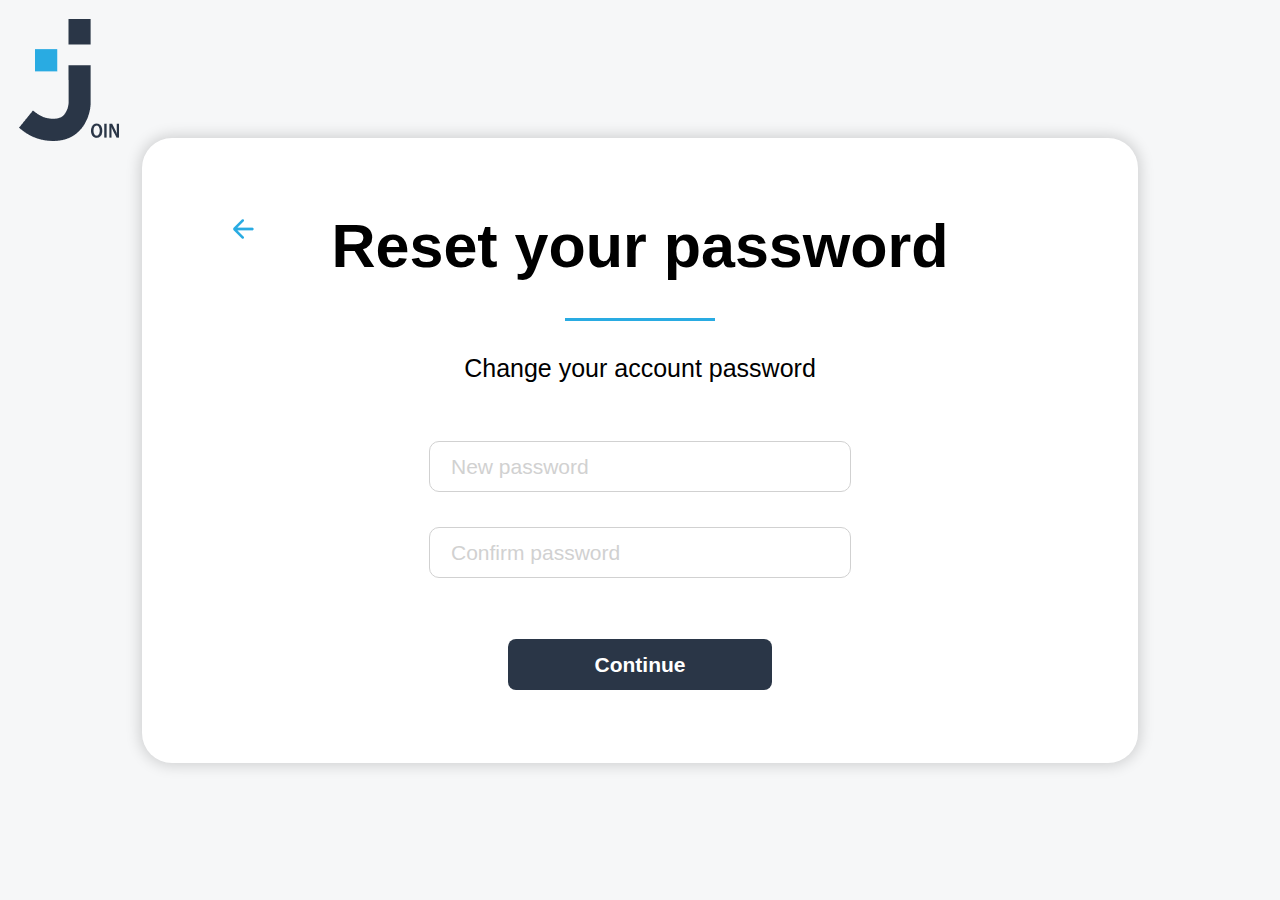
<file: html/reset-your-password.html>
<!DOCTYPE html>
<html lang="en">

<head>
    <meta charset="UTF-8">
    <meta http-equiv="X-UA-Compatible" content="IE=edge">
    <meta name="viewport" content="width=device-width, initial-scale=1.0">
    <title>Reset your password</title>
    <link rel="icon" href="../img/JoinLogoDark.png">
    <link rel="stylesheet" href="../css/resetpassword.css">
    <script src="../scripts/resetPassword.js"></script>


</head>

<body onload="onPageLoad()">
    <div  id="logo-container-reset-password">
        <img class="join-logo" src="../img/JoinLogoDark.png"  
        onclick="window.location.href= 'index.html';">
    </div>

    <div id="login-container">
        <form class="login-form-reset" onsubmit=" onSubmit(event) ">
            <h1>Reset your password</h1>
            <img class="arrow-left" onclick="window.location.href= '../index.html';" src="../img/arrow-left-line.png">
            <hr>
            <span class="font-span">Change your account password</span>
            <input class="input-field" placeholder="New password" type="password" required>
            <input class="input-field" placeholder="Confirm password" type="password" required>
            <div class="login-settings">
                <button type="submit" id="ContinueBtn" id="forget-password">Continue</button>
        </form>
    </form>
    <div id="infoBox">
        <p id="infoText" style="padding-left: 91px;">
             You reset your password
        </p>
    </div>
    </div>
    </div>


</body>

</html>
</file>
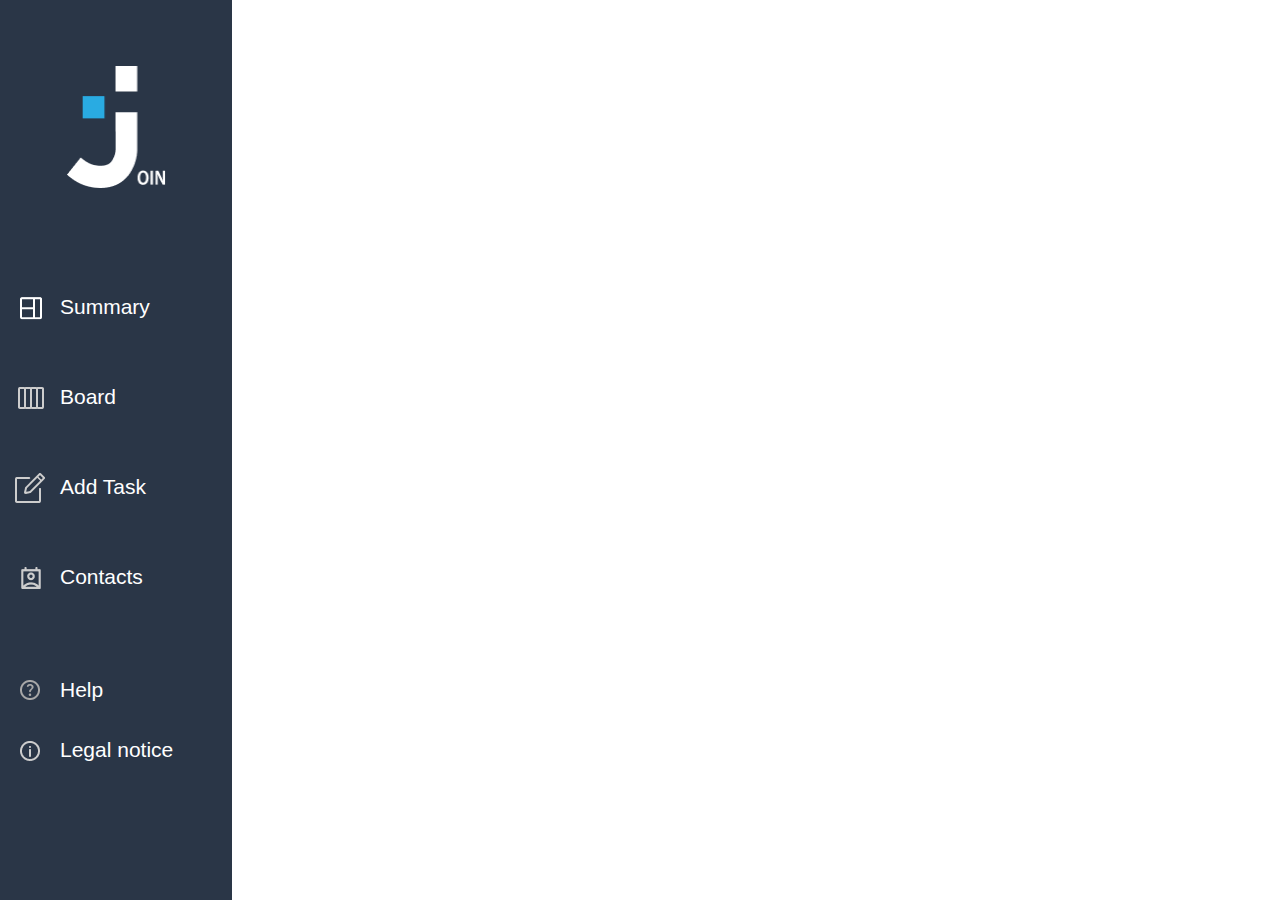
<file: html/sidebar.html>
<!DOCTYPE html>
<html lang="en">
<head>
    <meta charset="UTF-8">
    <link rel="stylesheet" href="../css/sidebar.css">
    <meta name="viewport" content="width=device-width, initial-scale=1.0">
    <script src="../scripts/generalFunctions.js"></script>
    <script src="../scripts/sidebar.js"></script>
    <title>Sidebar</title>
</head>

<body >
    <div class="sidebar">
    <img  class="logo-sidebar"src="../img/sidebar-img/logo-sidebar.png">
    <div class="sidebar-menu">
        <a id="menu_summary"  href="./summary.html"><div class="centerImg"><img src="../img/sidebar-img/summary.png"></div> Summary</a>
        <a id="menu_board"  href="./board.html"><div class="centerImg"><img src="../img/sidebar-img/board.png"></div> Board</a>
        <a id="menu_add-task"  href="./add-task.html"><div class="centerImg"><img src="../img/sidebar-img/add-task.png"></div> Add Task</a>
        <a id="menu_contacts"  href="./contacts.html"><div class="centerImg"><img src="../img/sidebar-img/contacts.png"></div> Contacts </a>
    </div>

    <div class="sidebar-legal-notice">
        <a id="menu_help" href="./help.html"><div class="centerImg"><img class="p26" src="../img/help.png"></div> Help</a>
        <a id="menu_legal-notice"  href="./legal-notice.html"><div class="centerImg"><img src="../img/sidebar-img/legal-notice.png"></div> Legal notice</a>
    </div>
</div>


</body>
</html>
</file>
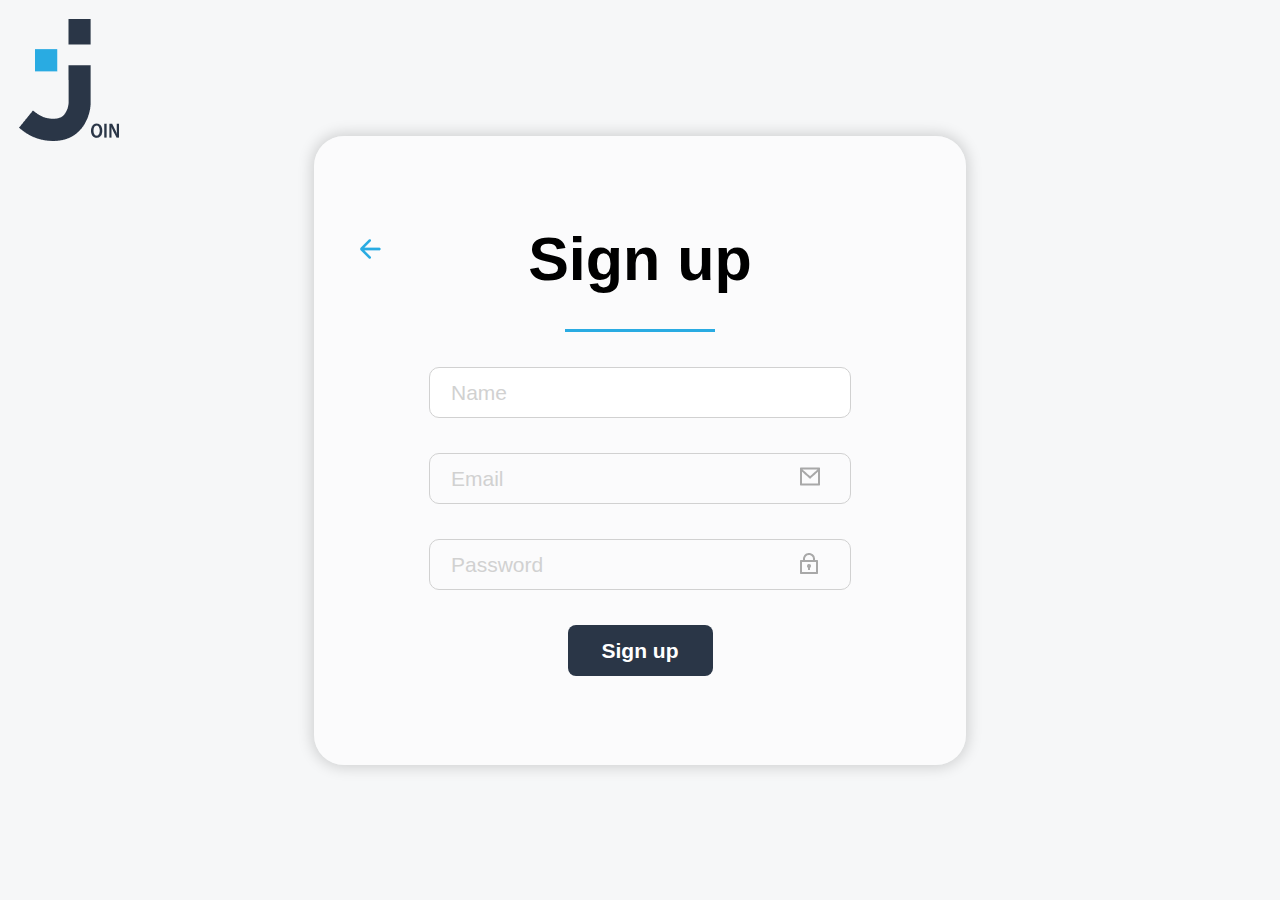
<file: html/signUp.html>
<!DOCTYPE html>
<html lang="en">

<head>
    <meta charset="UTF-8">
    <meta http-equiv="X-UA-Compatible" content="IE=edge">
    <meta name="viewport" content="width=device-width, initial-scale=1.0">
    <title>Sign up</title>
    <link rel="icon" href="../img/JoinLogoDark.png">
    <link rel="stylesheet" href="../css/signUp.css">
    <script src="../scripts/generalFunctions.js"></script>
    <script src="../scripts/register.js"></script>


</head>

<body onload="init()">
    <div id="logo-container">
        <img src="../img/JoinLogoDark.png" class="join-logo">
    </div>


    <div id="signup-container">

        <form class="signup-form" onsubmit="event.preventDefault(); register();  return false;">
            <h1>Sign up</h1>

            <img class="arrow-left" onclick="window.location.href= '../index.html';" src="../img/arrow-left-line.png">
            <hr>
            <input class="input-field" placeholder="Name" type="text" id="username" required>
            <input class="input-field" placeholder="Email" type="email" id="emailLogin" required>
            <input class="input-field" placeholder="Password" type="password" id="password" required>
            <div class="login-settings">
                <button type="submit" id="registerBtn">Sign up</button>
            </div>
        </form>

        <div id="infoBox">
            <p id="infoText">
                <img src="../img/signUp.png">
            </p>
        </div>
    </div>
</body>

</html>
</file>
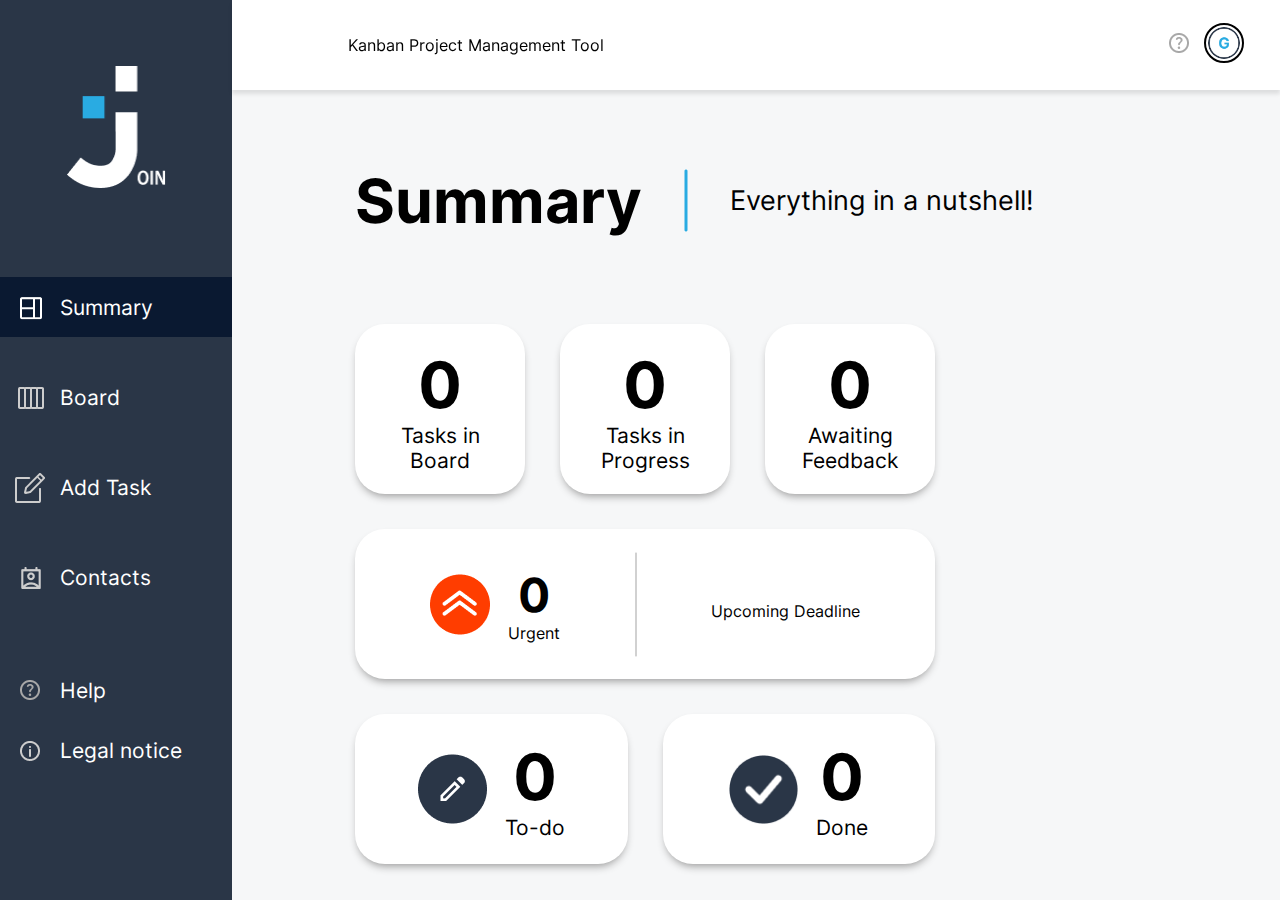
<file: html/summary.html>
<!DOCTYPE html>
<html lang="en">

    <head>
        <meta charset="UTF-8">
        <meta name="viewport" content="width=device-width, initial-scale=1.0">
        <title>Summary</title>
        <link rel="icon" href="../img/JoinLogoDark.png">
        <link rel="apple-touch-icon" sizes="20x20" href="../img/mobilLogo.ico">
        <link rel="stylesheet" href="../css/summary.css">
        <link rel="stylesheet" href="../css/interFont.css">
        <script src="../scripts/generalFunctions.js"></script>
        <script src="../scripts/summary.js"></script>
    </head>

    <body onload="initSummary(); return false">

        <div id="sidebar">
            <div w3-include-html="./sidebar.html"></div>
        </div>

        <div class="content">
            <div id="line" w3-include-html="./header.html"></div>
            <div class="headline">
                <span class="textForResponsive">Kanban Project Management Tool</span>
                <h1>Summary</h1>
                <img src="../img/summary/BlueLine.png">
                <span>Everything in a nutshell!</span>
            </div>

            <div class="summary">
                <div class="tasks">
                    <div onclick="openBoard()" class="task">
                        <span id="amountBoard"></span>
                        <span>Tasks in<br>Board</span>
                    </div>
                    <div onclick="openBoard()" class="task">
                        <span id="amountProgress"></span>
                        <span>Tasks in<br>Progress</span>
                    </div>
                    <div onclick="openBoard()" class="task">
                        <span id="amountFeedback"></span>
                        <span>Awaiting<br>Feedback</span>
                    </div>
                </div>

                <div onclick="openBoard()" class="urgent">
                    <div class="urgentLeft">
                        <img src="../img/summary/PrioUrgent.png" style="object-fit: contain">
                        <div class="amountContainer">
                            <span id="amountUrgent"></span>
                            <span>Urgent</span>
                        </div>
                    </div>
                    <img class="seperator" src="../img/summary/GreyLine.png">
                    <div class="deadline">
                        <span id="date"></span>
                        <span>Upcoming Deadline</span>
                    </div>
                </div>

                <div class="todoAndDone">
                    <div onclick="openBoard()" class="todo">
                        <img src="../img/summary/summaryPencil.png">
                        <div class="amountContainer">
                            <span id="amountTodo"></span>
                            <span>To-do</span>
                        </div>
                    </div>
                    <div onclick="openBoard()" class="done">
                        <img src="../img/summaryCheck.png">
                        <div class="amountContainer">
                            <span id="amountDone"></span>
                            <span>Done</span>
                        </div>
                    </div>
                </div>
            </div>

            <div>
                <div class="greeting" style="font-size: 50px; font-weight: 500;">
                    <span id="greetingText"></span><br>
                    <span id="user"></span>

                </div>
            </div>
        </div>
      
    </body>

</html>
</file>
<file: css/index.css>
body {
    background-color: #F6F7F8;
    margin: 0;
    font-family: 'Open-sans', sans-serif;
    font-weight: 400;
}

.d-none {
    display: none;
}

.login-container {
    z-index: 10;
    position: absolute;
    top: 50%;
    left: 50%;
    transform: translate(-50%, -50%);
}

.container-style {
    position: absolute;
    top: 0;
    left: 0;
    bottom: 0;
    right: 0;
    display: flex;
    justify-content: center;
    align-items: center;
    z-index: -10;
}

/* Logo */
#logo-container{
    position: absolute;
    z-index: 1;
    top: 0;
    bottom: 0;
    left: 0;
    right: 0;
    animation: backgroundFadeOut 500ms ease-in-out 500ms;
    animation-fill-mode: forwards;
    background-color: #2A3647;
}


#logo-container-reset-password {
    position: absolute;
    z-index: 1;
    top: 0;
    bottom: 0;
    left: 0;
    right: 0;
    animation: backgroundFadeOut 500ms ease-in-out 500ms;
    animation-fill-mode: forwards;
    
}

@keyframes backgroundFadeOut {
    from {
        position: absolute;
    }

    to {
        position: unset;
    }
}

#join-logo,
#join-logo-reset-password {
    position: absolute;
    top: 50%;
    left: 50%;
    height: 260px;
    transform: translate(-50%, -50%);
    animation: Logo-Animation 700ms ease-in-out 500ms;
    animation-fill-mode: forwards;
    z-index: 3;
    transition: transform 100ms ease-in-out;
}

#join-logo-reset-password {
    cursor: pointer;
}

@keyframes Logo-Animation {
    from {
        top: 50%;
        left: 50%;
        transform: translate(-50%, -50%);
        transition: transform 100ms ease-in-out 300ms;
    }

    to {
        top: -20px;
        left: -9px;
        transform: translate(4%, 5%);
        transform: scale(0.45);
    }
}

/* Not a Join user? Sign up */
#signup-container {
    position: absolute;
    top: 40px;
    left: 0;
    right: 45px;
    display: flex;
    justify-content: flex-end;
    align-items: center;
    gap: 10px;
}

#signup-container p {
    font-size: 21px;
    line-height: 25.2px;
    width: 161px;
    height: 25px;
}

.signup-btn {
    background-color: #2a3647;
    border-radius: 8px;
    height: 51px;
    width: 91px;
    border: unset;
    color: #fff;
    font-size: 16px;
    line-height: 19.2px;
    font-weight: 700;
    padding: 4px 16px 4px 16px;
    cursor: pointer;
    transition: background-color 100ms ease-in-out,
        box-shadow 100ms ease-in-out;
}

.signup-btn:hover,
#loginBtn:hover,
#ContinueBtn:hover,
#SendBtn:hover,
#registerBtn:hover,
#forgotPasswordBtn:hover,
#resetPasswordBtn:hover {
    background-color: #29ABE2;
    box-shadow: 0px 4px 9px -1px rgba(0, 0, 0, 0.4);
}

/* Login Container  */
#login-container,
.wider-container-style {
    position: absolute;
    top: 0;
    left: 0;
    bottom: 0;
    right: 0;
    display: flex;
    justify-content: center;
    align-items: center;
    z-index: -1;
}

.login-form {
    position: relative;
    display: flex;
    align-items: center;
    justify-content: center;
    flex-direction: column;
    width: 652px;
    height: 513px;
    background-color: #fff;
    border-radius: 30px;
    gap: 35px;
    padding: 35px 0 35px 0;
    box-shadow: 0px 0px 14px 3px rgb(0 0 0 / 15%);
}

.login-form-reset {
    position: relative;
    display: flex;
    align-items: center;
    justify-content: center;
    flex-direction: column;
    max-width: 100%;
    margin: 0 35px;
    width: 720px;
    background-color: #fff;
    border-radius: 30px;
    gap: 25px;
    padding: 35px 0 35px 0;
    box-shadow: 0px 0px 14px 3px rgb(0 0 0 / 15%);
}

.login-form-forget {
    position: relative;
    display: flex;
    align-items: center;
    justify-content: center;
    flex-direction: column;
    max-width: 100%;
    margin: 0 35px;
    width: 760px;
    background-color: #fff;
    border-radius: 30px;
    gap: 25px;
    padding: 35px 0 35px 0;
    box-shadow: 0px 0px 14px 3px rgb(0 0 0 / 15%);
}

.login-form h1 {
    font-size: 61px;
    font-weight: 700;
    text-align: center;
    margin: 0 15px;
    line-height: 73.2px;
    width: 315px;
    height: 73px;
}

.login-form-reset
h1 {
    font-size: 49px;
    font-weight: 700;
    margin: 0;
    text-align: center;
    margin: 0 15px;
}

.login-form-forget
h1 {
    font-size: 49px;
    font-weight: 700;
    margin: 0;
    text-align: center;
    margin: 0 15px;
}

.login-form hr {
    height: 3px;
    width: 150px;
    background-color: #29ABE2;
    margin: 0;
    border: unset;
}

.login-form-reset hr {
    height: 3px;
    width: 150px;
    background-color: #29ABE2;
    margin: 0;
    border: unset;
}

.login-form-forget hr{
    height: 3px;
    width: 150px;
    background-color: #29ABE2;
    margin: 0;
    border: unset;
}


.input-field {
    width: 422px;
    height: 51px;
    font-size: 21px;
    border: 1px solid #d1d1d1;
    box-sizing: border-box;
    border-radius: 10px;
    display: flex;
    align-items: center;
    padding: 13px 21px 13px 21px;
    gap: 10px;
}

.input-field::placeholder {
    color: #d1d1d1;
}

.login-settings {
    width: 422px;
    display: flex;
    align-items: center;
    justify-content: space-evenly;
}

/* Customize the label (the container) -- Remember me */
.remember-me {
    position: relative;
}

/* Hide the browser's default checkbox */
.remember-me input {
    position: absolute;
    opacity: 0;
    cursor: pointer;
    height: 0;
    width: 0;
}

/* Create a custom checkbox */
.checkmark {
    position: absolute;
    top: 15px;
    left: 0;
    height: 16px;
    width: 16px;
    border: 1px solid black;
    border-radius: 3px;
    cursor: pointer;
    background-image: linear-gradient(#F9F9F9, #F0F0F0);
}

/* On mouse-over, add a grey background color */
.remember-me:hover input~.checkmark {
    background-color: #d1d1d1;
}

/* Create the checkmark/indicator (hidden when not checked) */
.checkmark:after {
    content: "";
    position: absolute;
    display: none;
}

/* Show the checkmark when checked */
.remember-me input:checked~.checkmark:after {
    display: block;
}

/* Style the checkmark/indicator */
.remember-me .checkmark:after {
    left: 4px;
    top: -2px;
    width: 6px;
    height: 12px;
    border: solid black;
    border-width: 0 3px 3px 0;
    -webkit-transform: rotate(45deg);
    -ms-transform: rotate(45deg);
    transform: rotate(45deg);
}

.remember-me p {
    margin-left: 35px;
    cursor: pointer;
    width: 110px;
    height: 19px;
    size: 16px;
    line-height: 19.2px;
    font-size: 16px;
}

#forget-password {
    color: #29ABE2;
    text-decoration: none;
    cursor: pointer;
    width: 154px;
    height: 19px;
    line-height: 19.2px;
    size: 16px;
}

.login-btns {
    width: 422px;
    display: flex;
    justify-content: flex-start;
    gap: 30px;
}

#loginBtn,
#forgotPasswordBtn,
#resetPasswordBtn {
    background-color: #2a3647;
    border-radius: 8px;
    height: 51px;
    width: 145px;
    border: unset;
    color: #fff;
    font-size: 21px;
    font-weight: 700;
    cursor: pointer;
    padding: 4px 0px 4px 0px;
}

#ContinueBtn {
    background-color: #2a3647;
    border-radius: 8px;
    height: 51px;
    width: 264px;
    border: unset;
    color: #fff;
    font-size: 21px;
    font-weight: 700;
    margin-top: 26px;
    cursor: pointer;
}

#SendBtn{
    background-color: #2a3647;
    border-radius: 8px;
    height: 51px;
    width: 264px;
    border: unset;
    color: #fff;
    font-size: 21px;
    font-weight: 700;
    margin-top: 26px;
    cursor: pointer;
}


#loginBtn {
    margin-left: 30px;
}

#loginGuest {
    background-color: #fff;
    border-radius: 8px;
    height: 51px;
    width: 165px;
    border: unset;
    font-size: 21px;
    font-weight: 700;
    border: 2px solid #2a3647;
    color: #2a3647;
    cursor: pointer;
}

#loginGuest:hover {
    border: 2px solid #29ABE2;
    color: #29ABE2;
    box-shadow: 0px 4px 9px -1px rgba(0, 0, 0, 0.4);
}

/*Sign Up Form */
#userName {
    background: url(..//user-line.png) no-repeat scroll 370px 13px;
}

#emailLogin,
#emailSignUp {
    background: url(../img/email-icon.png) no-repeat scroll 370px 13px;
}

#passwordLogin:focus,
#emailLogin:focus,
#userName:focus,
#emailSignUp:focus,
#password:focus,
#email:focus {
    outline: 2px solid #29ABE2;
}

#password,
#passwordLogin {
    background: url(../img/lock.png) no-repeat scroll 370px 13px;
}

#registerBtn {
    border-radius: 8px;
    border: unset;
    width: 145px;
    height: 51px;
    background-color: #2a3647;
    cursor: pointer;
    font-size: 21px;
    font-weight: 700;
    color: #fff;
}

.arrow-left {
    position: absolute;
    top: 40px;
    left: 40px;
    cursor: pointer;
}

.arrow-left-forgot {
    position: absolute;
    top: 40px;
    left: 50px;
    cursor: pointer;
}

.font-span{
height: 40px;
font-size: 21px;
}

.font-span-forgot{
    height: 40px;
    font-size: 21px;
    text-align: center;
    padding-bottom: 20px;
    }

    #login-error {
        display: none;
        color: red;
        margin-top: 10px;
        text-align: center;
    }
    

@keyframes slideInBackground {
    from {
        background-color: rgba(160, 160, 160, 0);
    }

    to {
        background-color: rgba(160, 160, 160, 0.6);
    }
}
</file>
<file: css/index-responsive.css>
@media (max-width: 570px) {

  .login-form h1 {
    font-size: 43px;
    text-align: center;
    font-size: 36px;
  }

  .login-form hr {
    height: 2px;
    background-color: #29ABE2;
    margin: -6px;
    width: 109px;
  }

  .login-form {
    max-width: 100%;
  }

  .input-field {
    width: 300px;
    height: 38px;
  }

  #userName {
    background: url(../assets/img/user-icon.png) no-repeat scroll 256px 8px;
  }

  #emailLogin,
  #emailSignUp {
    background: url() no-repeat scroll 256px 8px;
  }

  #password,
  #passwordLogin {
    background: url() no-repeat scroll 256px 8px;
  }

  .login-form {
    width: 350px;
    max-width: 100%;
    margin: 0;
  }

  .login-settings {
    flex-direction: column-reverse;
    justify-content: center;
    align-items: flex-start;
    margin-left: -150px;
    width: unset;
  }

  .login-btns {
    flex-direction: column;
    align-items: center;
    gap: 0;
    width: 350px;
  }

  #loginBtn {
    margin: 0;
    width: 170px;
  }

  #loginGuest {
    position: unset;
    margin: 25px 0 0 0;
  }

  #join-logo,
  #join-logo-reset-password {
    height: 165px;
  }

  @keyframes Logo-Animation {
    from {
      top: 50%;
      left: 50%;
      transform: translate(-50%, -50%);
      transition: transform 100ms ease-in-out 300ms;
    }

    to {
      top: -25px;
      left: -20px;
      transform: translate(4%, 5%);
      transform: scale(0.3);
    }
  }

  #signup-container {
    bottom: 15px;
    align-items: center;
    top: unset;
    left: 50%;
    right: unset;
    transform: translate(-50%);
  }

  #signup-container p {
    white-space: nowrap;
  }

  #feedbackContainer,
  #feedbackForgotPsw {
    bottom: 105px;
  }

  .sent-mail-message {
    width: 350px;
    height: 60px;
    font-size: 18px;
  }

  .forgotten-password-from,
  .reset-password-form {
    padding: 45px 0 45px 0;
  }

  .arrow-left {
    top: 30px;
    left: 25px;
  }

  .reset-password-form p {
    font-size: 18px;
  }
}

@media (max-width: 390px) {
  .login-form h1 {
    font-size: 30px;
    text-align: center;
    margin-top: -45px;
    margin-bottom: -46px;

  }



  .login-form hr {
    height: 2px;
    margin-bottom: -9px;
    width: 60px;
  }

  .login-form {
    max-width: 100%;
    width: 300px;
    margin: 0 auto;
    height: 395px;
  }

  .input-field {
    width: 265px;
    height: 38px;
    margin-bottom: -10px;
  }

  #userName,
  #emailLogin,
  #emailSignUp,
  #password,
  #passwordLogin {
    background-position: center right 8px;
  }

  .login-settings {
    flex-direction: column-reverse;
    justify-content: center;
    align-items: center;
    margin-right: -39px;
    width: 100%;
    margin-bottom: -30px;
  }

  .login-btns {
    flex-direction: column;
    align-items: center;
    padding-bottom: -10px;
  }

  #loginGuest {
    margin: 25px 0 0 0;
    font-size: 20px;
  }

  #join-logo,
  #join-logo-reset-password {
    height: auto;
    max-width: 100%;
  }

  @keyframes Logo-Animation {
    from {
      top: 50%;
      left: 50%;
      transform: translate(-50%, -50%);
      transition: transform 100ms ease-in-out 300ms;
    }

    to {
      top: -35px;
      left: -20px;
      transform: translate(4%, 5%);
      transform: scale(0.3);
    }
  }

  #signup-container {
    bottom: 15px;
    align-items: center;
    top: unset;
    left: 0px;
    right: 50px;
    transform: unset;
    height: 41px;
  }

  #feedbackContainer,
  #feedbackForgotPsw {
    bottom: 105px;
  }

  .sent-mail-message {
    width: 100%;
    height: 60px;
    font-size: 14px;
  }

  .forgotten-password-from,
  .reset-password-form {
    padding: 30px 0;
  }

  .arrow-left {
    top: 20px;
    left: 15px;
  }

  .reset-password-form p {
    font-size: 14px;
  }
}



@media (max-width: 744px) and (max-height: 571px) and (orientation: landscape) {
  #signup-container p {
    font-size: 21px;
    line-height: 25.2px;
    width: 161px;
    height: 25px;
    display: none;
  }


  @media (max-width: 667px) and (max-height: 375px) and (orientation: landscape) {
    body {
      font-size: 14px;
    }

    #signup-container {
      margin-top: -18px;
      padding-right: 7px;
    }

    #join-logo,
    #join-logo-reset-password {
      width: 100px;
      height: 100px;
    }

    .input-field {
      height: auto;
      width: 100%;
      font-size: 16px;
      padding: 10px;
    }

    .login-form {

      width: 364px;
      height: 192px;
    }

    .login-form-forget {
      width: 410px;
      height: 217px;
      padding: 30px;
      margin-top: 25px;
    }

    .login-form-forget h1 {
      font-size: 30px;
      margin: 0;
      margin-top: -57px;
    }

    .join-logo {
      width: 50px;
      padding: 30px 33px 40px 30px;
    }

    #login-container,
    .wider-container-style {
      position: absolute;
      top: 0;
      left: 0;
      bottom: 0;
      right: 0;
      display: flex;
      justify-content: center;
      align-items: center;
      z-index: -1;
      margin-bottom: 60px;
    }

    .login-form-reset {
      width: 370px;
      height: 157px;
    }

    .login-form-reset h1 {
      margin-bottom: -27px;
    }

    .arrow-left {
      margin-top: -33px;
    }

    .font-span {
      font-size: 18px;
      width: 100%;
      height: auto;
      line-height: 18px;
    }


    /* ... Iphone 11  ... */
  }

  @media (max-width: 750px) and (max-height: 565px) and (orientation: landscape) {
    body {
      font-size: 14px;
    }

    .login-form {
      position: relative;
      display: flex;
      align-items: center;
      justify-content: center;
      flex-direction: column;
      width: 652px;
      height: 513px;
      background-color: #fff;
      border-radius: 30px;
      gap: 35px;
      padding: 35px 0 35px 0;
      box-shadow: 0px 0px 14px 3px rgb(0 0 0 / 15%);
    }

    #signup-container p {
      font-size: 21px;
      line-height: 25.2px;
      width: 161px;
      height: 25px;
      display: none;
    }

    .input-field {
      height: 100px;
      width: 300px;

    }

    .login-form-forget {
      width: 410px;
      height: 217px;
      padding: 30px;
      margin-top: 25px;
    }

    .login-form-forget h1 {
      font-size: 30px;
      margin: 0;
      margin-top: -57px;
    }

    .join-logo {
      width: 50px;
      padding: 30px 33px 40px 30px;
    }

    #login-container,
    .wider-container-style {
      margin-bottom: -210px;
    }

    .login-form-reset {
      width: 370px;
      height: 157px;
    }

    .login-form-reset h1 {
      margin-bottom: -27px;
    }

    .arrow-left {
      margin-top: -65px;
    }

    .font-span {
      font-size: 18px;
      width: 100%;
      height: auto;
      line-height: 18px;
    }


    /* ... Iphone 11  ... */
  }
}
</file>
<file: css/interFont.css>
/* inter-100 - latin */
@font-face {
    font-display: swap; /* Check https://developer.mozilla.org/en-US/docs/Web/CSS/@font-face/font-display for other options. */
    font-family: 'Inter';
    font-style: normal;
    font-weight: 100;
    src: url('../fonts/inter-v12-latin-100.woff2') format('woff2'); /* Chrome 36+, Opera 23+, Firefox 39+, Safari 12+, iOS 10+ */
  }
  /* inter-200 - latin */
  @font-face {
    font-display: swap; /* Check https://developer.mozilla.org/en-US/docs/Web/CSS/@font-face/font-display for other options. */
    font-family: 'Inter';
    font-style: normal;
    font-weight: 200;
    src: url('../fonts/inter-v12-latin-200.woff2') format('woff2'); /* Chrome 36+, Opera 23+, Firefox 39+, Safari 12+, iOS 10+ */
  }
  /* inter-300 - latin */
  @font-face {
    font-display: swap; /* Check https://developer.mozilla.org/en-US/docs/Web/CSS/@font-face/font-display for other options. */
    font-family: 'Inter';
    font-style: normal;
    font-weight: 300;
    src: url('../fonts/inter-v12-latin-300.woff2') format('woff2'); /* Chrome 36+, Opera 23+, Firefox 39+, Safari 12+, iOS 10+ */
  }
  /* inter-regular - latin */
  @font-face {
    font-display: swap; /* Check https://developer.mozilla.org/en-US/docs/Web/CSS/@font-face/font-display for other options. */
    font-family: 'Inter';
    font-style: normal;
    font-weight: 400;
    src: url('../fonts/inter-v12-latin-regular.woff2') format('woff2'); /* Chrome 36+, Opera 23+, Firefox 39+, Safari 12+, iOS 10+ */
  }
  /* inter-500 - latin */
  @font-face {
    font-display: swap; /* Check https://developer.mozilla.org/en-US/docs/Web/CSS/@font-face/font-display for other options. */
    font-family: 'Inter';
    font-style: normal;
    font-weight: 500;
    src: url('../fonts/inter-v12-latin-500.woff2') format('woff2'); /* Chrome 36+, Opera 23+, Firefox 39+, Safari 12+, iOS 10+ */
  }
  /* inter-600 - latin */
  @font-face {
    font-display: swap; /* Check https://developer.mozilla.org/en-US/docs/Web/CSS/@font-face/font-display for other options. */
    font-family: 'Inter';
    font-style: normal;
    font-weight: 600;
    src: url('../fonts/inter-v12-latin-600.woff2') format('woff2'); /* Chrome 36+, Opera 23+, Firefox 39+, Safari 12+, iOS 10+ */
  }
  /* inter-700 - latin */
  @font-face {
    font-display: swap; /* Check https://developer.mozilla.org/en-US/docs/Web/CSS/@font-face/font-display for other options. */
    font-family: 'Inter';
    font-style: normal;
    font-weight: 700;
    src: url('../fonts/inter-v12-latin-700.woff2') format('woff2'); /* Chrome 36+, Opera 23+, Firefox 39+, Safari 12+, iOS 10+ */
  }
  /* inter-800 - latin */
  @font-face {
    font-display: swap; /* Check https://developer.mozilla.org/en-US/docs/Web/CSS/@font-face/font-display for other options. */
    font-family: 'Inter';
    font-style: normal;
    font-weight: 800;
    src: url('../fonts/inter-v12-latin-800.woff2') format('woff2'); /* Chrome 36+, Opera 23+, Firefox 39+, Safari 12+, iOS 10+ */
  }
  /* inter-900 - latin */
  @font-face {
    font-display: swap; /* Check https://developer.mozilla.org/en-US/docs/Web/CSS/@font-face/font-display for other options. */
    font-family: 'Inter';
    font-style: normal;
    font-weight: 900;
    src: url('../fonts/inter-v12-latin-900.woff2') format('woff2'); /* Chrome 36+, Opera 23+, Firefox 39+, Safari 12+, iOS 10+ */
  }
</file>
<file: css/add-task.css>
body {
    font-family: 'Inter', sans-serif !important;
    background-color: #F6F7F8;
}

.d-none{
    display: none!important;
}

textarea {
    font-family: 'Inter', sans-serif;
    outline: none;
}

textarea::placeholder {
    color: #D1D1D1;

}

.content {
    padding: 206px 0px 0px 328px;
    position: relative;

}

.seperator {
    padding-left: 1px;
    margin-top: 1em;
    width: 1px;
    height: 424px;
    background: #D1D1D1;
    border: 1px;

}

.content h1 {
    font-size: 61px;
}

.content h3 {
    font-size: 20px;
    font-weight: 400;
}

.addTaskElements {
    width: 976px;
    height: 424px;
    display: flex;
    margin-top: 41px;
    box-sizing: border-box;
    gap: 10px;
}

.leftElementAddTask {
    
    width: 50%;
    max-width: 600px;
    padding-right: 59px;
    display: flex;
    flex-direction: column;
    gap: 32px;
    box-sizing: border-box;
}

.rightElementAddTask {

    height: 100%;
    width: 50%;
    max-width: 600px;
    padding-left: 59px;
    display: flex;
    flex-direction: column;
    gap: 24px;
    box-sizing: border-box;
    ;
}

.createdSubtask,
.category,
.input,
.description,
.selectionAssignedTo,
.calender,
.priorities,
.addNewSubtask {
    width: 440px;

}

.createdSubtask{
    width: 400px;
}

.category,
.selectionAssignedTo {
    display: flex;
    justify-content: space-between;
    align-items: center;
    padding: 10px 21px 10px 21px;
    background-color: white;
    box-sizing: border-box;
    font-size: 21px;
    border-radius: 10px;
    margin-top: 5px;
    border: solid 1px #D1D1D1;
    cursor: pointer;
    flex-direction: column;
    gap: 5px;
   
}

#editAssignedToSelection div,
#editAssignedToSelection label,
#assignedToSelection label,
#assignedToSelection div,
#categorySelection div {
    display: flex;
    justify-content: space-between;
    align-items: center;
    width: 100%;

}

#editAssignedToSelection label:hover,
#assignedToSelection label:hover {
    cursor: pointer;
    background-color: rgba(0, 0, 0, 0.1);
    border-radius: 5px;
}

#editAssignedToSelection div p,
#assignedToSelection div p,
#categorySelection div p {
    margin-block-end: 0;
    margin-block-start: 0;
}

input[type="date"]:invalid::-webkit-datetime-edit {
    color: #D1D1D1!important;
    font-size: 21px;
  }


.input {
    margin: 5px 0 5px 0;
    border-radius: 10px;
    font-size: 21px;
    padding: 13px 21px 13px 21px;
    height: 51px;
    box-sizing: border-box;
    border: solid 1px #D1D1D1;
    font-family: 'Inter', sans-serif;
    outline: none;
}

.inputCat {
    font-size: 21px;
    border: none;
    outline: none;
}

.inputCat span img {
    padding: 0px 2px 0px 2px
}

.smallSeperator {
    display: inline-block;
    border-left: 1px solid black;
    height: 25px;
}

.description {

    border-radius: 10px;
    border: solid 1px #D1D1D1;
    box-sizing: border-box;
    padding: 10px 2px 40px 23px;
    margin-top: 5px;
    height: 119px;
    font-size: 21px;
}

.addNewSubtask,
.calender {
    margin: 5px 0 5px 0;
    border-radius: 10px;
    padding: 13px 21px 13px 21px;
    height: 51px;
    box-sizing: border-box;
    border: solid 1px #D1D1D1;
    font-family: 'Inter', sans-serif;
    background-color: white;
    display: flex;
    align-items: center;
    justify-content: space-between;
    font-size: 21px;
}

.addNewSubtask p {
    color: #D1D1D1;
}

#date::placeholder {
    color: #D1D1D1 !important;

}

.calender input {
    width: 100%;
    border: none;
    outline: none;
    font-size: 21px;
    font-family: 'Inter';
}

.priorities {
    display: flex;
    justify-content: space-between;
    margin-top: 5px;
}

.priorities span {
    background-color: white;
    display: flex;
    box-sizing: border-box;
    height: 51px;
    border-radius: 10px;
    width: 130px;
    justify-content: center;
    align-items: center;
    gap: 5px;
    font-size: 21px;
    border: solid 1px #D1D1D1;
    cursor: pointer;
}

.addTaskElements {
    display: flex;
}

.clearAndCreateButtons {
    display: flex;
    gap: 25px;
    width: 440px;
    justify-content: end;
}

.clearButton {
    border-style: solid;
    border-width: 1.5px;
    padding: 15px;
    border-radius: 10px;
    display: flex;
    justify-content: center;
    align-items: center;
    
    gap: 5px;
    background-color: white;
    font-size: 21px;
    font-style: normal;
    font-weight: 400;
    cursor: pointer;
}

.createButton {
    padding: 18px 15px 18px 15px;
    border-radius: 10px;
    display: flex;
    justify-content: center;
    align-items: center;
    height: 55px;
    gap: 5px;
    color: white;
    font-size: 21px;
    font-style: normal;
    font-weight: 700;
    line-height: 120%;
    background-color: #2A3647;
    cursor: pointer;
    border: none;
}

.createButton:hover {
    background-color: #29ABE2;
    box-shadow: 0px 4px 9px -1px rgba(0, 0, 0, 0.4);

}

.clearButton:hover {
    border: 2px solid #29ABE2;
    color: #29ABE2;
    box-shadow: 0px 4px 9px -1px rgba(0, 0, 0, 0.4);
}

.clearButton:hover img {
    filter: invert(54%) sepia(38%) saturate(920%) hue-rotate(153deg) brightness(101%) contrast(90%);
}


.selectionAssignedTo img,
.priorities span img,
.createButton img,
.clearButton img {
    object-fit: contain;
}

#subtask {
    border: none;
    width: 100%;
    font-size: 21px;
    outline: none;
}

#colorSelection {
    display: none;
    align-items: center;
    margin-top: 10px;
    gap: 10px
}

#colorSelection div {
    width: 12px;
    height: 12px;
    border-radius: 8px;
}

.selectedColorNewCategory{
    width: 18px!important;
    height: 18px!important;
    box-shadow: 0px 4px 9px -1px rgba(0, 0, 0, 0.4);

}
.deleteCategory{
    background-color: white;
    border: none;
    outline: none;
    border-radius: 25%;
}

.deleteCategory:hover{
    cursor: pointer;
    background-color: rgba(0, 0, 0, 0.2);
    box-shadow: 0px 4px 9px -1px rgba(0, 0, 0, 0.4);
}

.hoverCategory:hover{
    background-color: rgba(0, 0, 0, 0.1);
    border-radius: 8px;
}

.selecturgent{
    background-color: red!important;
    color: white;
}

.selecturgent img{
    filter: brightness(0) invert(1);
}

.selectmedium{
    background-color: rgb(255, 168, 0)!important;
    color: white;
}

.selectmedium img{
    filter: brightness(0) invert(1);
}

.selectlow{
    background-color: rgb(122, 226, 41)!important;
    color: white;
}

.selectlow img{
    filter: brightness(0) invert(1);
}

.createdSubtask{
    display: flex;
    justify-content: space-between;
    padding: 0px 21px 0px 21px;
    font-size: 18px;
}

input[type=text]:focus {
    background-color: white;
  }

.createdSubtask:hover{
    cursor: pointer;
    background-color: rgba(0, 0, 0, 0.1);
    border-radius: 10px;
}

input::-webkit-calendar-picker-indicator {
    cursor: pointer;
  }


.formError{
    padding-top: 10px;
    color: red;
    font-size: 16px;
    display: flex;
}



#taskDelete div{
    display: flex;
    background-color: white;
    border-radius: 15px;
    justify-content: space-around;
    align-items: center;
    gap: 10px;
    font-size: 21px;
    padding: 0px 10px 0px 10px;
}

#taskDelete div button{
    display: flex; 
    background-color: #2A3647;
    color: white;
    border-radius: 10px;
    border: none;
    font-size: 21px;
    padding: 5px;
} 

#taskDelete div button:hover{
    cursor: pointer;
    background-color: #29ABE2;
    box-shadow: 0px 4px 9px -1px rgba(0, 0, 0, 0.4);
}

#taskDelete,
#taskCreated{
    display: none;
    justify-content: center;
    align-items: center;
    position: fixed;
    top: 0;
    right: 0;
    bottom: 0;
    left: 0;
    background-color: rgba(0, 0, 0, 0.2);
    z-index: 4;
}

.newTaskAssignedMember {
    border: solid 1px white;
    border-radius: 17px;
    color: white;
    font-size: 13px;
    line-height: 120%;
    display: flex;
    align-items: center;
    left: 0px;
   
}

.createdTaskAssignedMember {
    border: solid 1px white;
    border-radius: 17px;
    color: white;
    font-size: 13px;
    line-height: 120%;
    display: flex;
    align-items: center;
    padding: 5px 10px;
}

.memberIcon {
    margin-left: -8px;
    height: 30px;
    width: 30px;
    display: flex;
    justify-content: center;
    align-items: center;
    border-radius: 50%;
    background-color: black;
}

@media(max-width: 1340px) {

    .leftElementAddTask,
    .rightElementAddTask {
        gap: 16px;
    }

    .addTaskElements {
        flex-direction: column;
        width: unset;
        margin-top: unset
    }

    .rightElementAddTask {
        padding-left: unset;
    }

    .content {
        padding: 100px 0px 0px 420px;
    }

    .clearAndCreateButtons {
        padding-bottom: 100px;
        padding-right: 16px;
        justify-content: right;
    }

    .content h1 {
        margin-block-end: 0;
    }
}

@media(max-width: 910px) {
    .content {
        padding: 100px 0px 0px 328px;
    }
}

@media(max-width: 800px) {

    .content {
        padding: 100px 0px 0px 180px;
        display: flex;
        flex-direction: column;
    }

    .content h1 {
        font-size: 47px !important;
        margin-block-end: 0;
    }

    .content h3 {
        font-size: 16px;
    }

    .priorities span,
    .description,
    .input,
    .category,
    .selectionAssignedTo {
        font-size: 16px;
    }

    .category,
    .input,
    .description,
    .selectionAssignedTo,
    .calender,
    .priorities,
    .addNewSubtask {
        width: 396px;
    }

    .clearAndCreateButtons {
        width: 396px;
    }

    .addTaskElements {
        margin-top: 20px;
    }

    .rightElementAddTask {
        padding-top: unset;
    }

    
.createdSubtask{
    width: 350px;
}

}

@media(max-width: 650px) {
    .content {
        padding: 100px 0px 0px 16px;

    }
}

@media(max-width: 430px){
    .clearAndCreateButtons{
        padding-right: unset;
    }
}
@media(max-width: 420px) {

    .clearAndCreateButtons,
    .category,
    .input,
    .description,
    .selectionAssignedTo,
    .calender,
    .priorities,
    .addNewSubtask {
        width: 350px;
    }

    .priorities {
        gap: 5px
    }
}

@media(max-width: 370px) {

    .clearAndCreateButtons,
    .category,
    .input,
    .description,
    .selectionAssignedTo,
    .calender,
    .priorities,
    .addNewSubtask {
        width: 325px;
    }
}


@media(max-width: 373px) {

    .clearAndCreateButtons,
    .category,
    .input,
    .description,
    .selectionAssignedTo,
    .calender,
    .priorities,
    .addNewSubtask {
        width: 305px;
    }
}
</file>
<file: css/board.css>
body {
    background-color: #F6F7F8;
}

#menu_board {
    background-color: #0a1931;
}

.d-none {
    display: none;
}

.content {
    position: absolute;
    left: 232px;
    width: calc(100% - 232px);
    display: flex;
    flex-direction: column;
    min-height: 100vh;
    padding-left: 70px;
    padding-right: 70px;
    box-sizing: border-box;
    padding-top: 80px;
}


.headline {
    display: flex;
    justify-content: space-between;
    width: 100%;
    max-width: 1477px;
    padding-top: 82px;
    padding-bottom: 99px;
}

.headline h1 {
    font-size: 61px;
    font-weight: 700;
}

.inputAndButtonHeadline {
    display: flex;
    justify-content: space-between;
    align-items: center;
}

.inputDiv {
    height: 51px;
    padding: 13px 21px 13px 21px;
    border-radius: 10px;
    border: solid 1px;
    border-color: #A8A8A8;
    width: 251px;
    background-color: white;
    display: flex;
    box-sizing: border-box;
    justify-content: space-between;
}

.inputDiv input {
    border: none;
    width: 100px;
    outline: none;
}

.inputDiv img {
    border-left: solid 1px;
    border-color: #D1D1D1;
    padding-left: 15px;
    cursor: pointer;
    object-fit: contain;
}

.taskContent {
    display: flex;
    gap: 26px;
    flex-wrap: wrap;
}

.buttonAdd {
    display: flex;
    justify-content: center;
    align-items: center;
    padding: 10px 21px 13px 21px;
    background-color: #2A3647;
    color: white;
    border-radius: 10px;
    font-size: 21px;
    font-weight: 700;
    margin-left: 35px;
}

.editTaskOkButton:hover,
.plusForResponsive:hover,
.buttonAdd:hover {
    cursor: pointer;
    background-color: #29ABE2;
    box-shadow: 0px 4px 9px -1px rgba(0, 0, 0, 0.4);

}

.taskContent {
    width: 100%;
    max-width: 1500px;
}

.taskContainer {
    flex: 1;
    min-width: 250px;
    max-width: 350px;
    box-sizing: border-box;
    min-height: 100px;
}

.taskCategoryName {
    height: 30px;
    display: flex;
    font-size: 21px;
    font-weight: 700;
    line-height: 120%;
    justify-content: space-between;
    align-items: center;
    color: #2A3647;
    padding-left: 10px;
}


.hoverPlusEffect:hover img {
    cursor: pointer;
    box-shadow: 0px 4px 9px -1px rgba(0, 0, 0, 0.4);
    filter: invert(54%) sepia(38%) saturate(920%) hue-rotate(153deg) brightness(101%) contrast(90%);
}

.noTask {
    height: 20px;
    background-color: #D1D1D1;
    color: #A8A8A8;
    padding: 10px;
    border-radius: 10px;
    font-size: 16px;
    text-align: center;
    margin-top: 35px;
}


#taskCategoryToDo,
#taskCategoryInProgress,
#taskCategoryAwaitFeedback,
#taskCategoryDone{
    height: calc(100% - 35px);
}

.drag-area-highlight{
    border-radius: 30px;
    background-color: rgba(0, 0, 0, 0.1);
}


.plusForResponsive {
    width: 40px;
    height: 40px;
    background-color: #2A3647;
    display: none;
    justify-content: center;
    align-items: center;
    border-radius: 10px;
}

#editTaskPopUpWindowContent {
    display: none;
    justify-content: center;
    align-items: center;
    position: fixed;
    top: 0;
    right: 0;
    bottom: 0;
    left: 0;
    background-color: rgba(0, 0, 0, 0.2);
    z-index: 2;
    font-size: 21px;
}

.editPopUpWindow {
    width: 623px;
    max-height: 90vh;
    background-color: white;
    border-radius: 30px;
    top: 50px;
    left: 35%;
    box-sizing: border-box;
    padding: 50px;
    display: flex;
    flex-direction: column;
    gap: 25px;
    z-index: 3;
    padding-bottom: 140px;
    position: fixed;
}

.editPopUpCatAndCanc {
    display: flex;
    justify-content: space-between;
}

.editPopUpCatAndCanc img:hover {
    cursor: pointer;
}

.editPopUpCategory {
    height: fit-content;
    width: fit-content;
    padding: 4px 37px 4px 37px;
    border-radius: 8px;
    font-size: 27px;
    line-height: 120%;
    color: white;
}

.editPopUpTitle {
    overflow: hidden;
    font-size: 61px;
    font-weight: 700;
    line-height: 120%;
    margin-top: 25px;
}

.editPopUpText {
    color: black;
    font-size: 21px;
    line-height: 120%;
    font-weight: 400;
}

#editPopUpPriority {
    display: flex;
    justify-content: center;
    align-items: center;
    height: 25px;
    gap: 5px;
    padding: 5px 10px 5px 10px;
    border-radius: 10px;
    color: white;
   
}


.editPopUpIconAndName {
    display: flex;
    flex-direction: column;
    padding-top: 10px;  
    gap: 10px;
}

.editPopUpIconAndName div{
    display: flex;
    align-items: center;
}
.iconStylePopUp{
    display: flex;
    justify-content: center;
    align-items: center;
    width: 45px;
    height: 45px;
    border-radius: 58px;
    border: 1px solid white;
    color: white;
    font-size: 16px;
}

.editPopUpIconName {
    width: 46px;
    height: 46px;
    border-radius: 23px;
    color: white;
    font-size: 16px;
    display: flex;
    justify-content: center;
    align-items: center;
    background-color: #29ABE2;
}

.editPopUpList {
    padding: 10px 0px 10px 0px;
}

.editPopUpList input:hover {
    cursor: pointer;
}

.editPopUpList div{
    padding-top: 5px;
}

.editPopUpDelAndEditButton {
    position: absolute;
    display: flex;
    bottom: 61px;
    right: 47px;
}

.editPopUpDelAndEditButton span:hover {
    cursor: pointer;
    border-radius: 10px;
    background-color: rgba(0, 0, 0, 0.1);
}

.editPopUpDelAndEditButton span {
    display: flex;
    padding: 5px;
}

.editPopUpDelAndEditButton span img {
    padding-left: 2px;
    padding-right: 2px;

}

.editPopUpDelAndEditButton seperator {
    width: 2px;
    background: #D1D1D1;

}



#addTaskPopUpWindowContent {
    display: none;
    justify-content: center;
    align-items: center;
    position: fixed;
    top: 0;
    right: 0;
    bottom: 0;
    left: 0;
    background-color: rgba(0, 0, 0, 0.2);
    z-index: 2;
}

.addTaskElementsPopUpWindow {
    display: flex;
}

.popUpWindow {
    background-color: white;
    max-width: 1145px;
    max-height: 846px;
    border-radius: 15px;
    top: 30px;
    padding: 50px;
    position: fixed;
    overflow: overlay;
}

.popUpWindow h1 {
    font-size: 61px;
}

.rightElemenAddTaskPopUpWindow {
    border-left: solid 1px #D1D1D1;
    height: 100%;
    width: 50%;
    max-width: 600px;
    padding-left: 59px;
    display: flex;
    flex-direction: column;
    gap: 20px;
    box-sizing: border-box;
}

.leftElementAddTaskPopUpWindow {
    height: 100%;
    width: 50%;
    max-width: 600px;
    padding-right: 59px;
    gap: 34px;
    box-sizing: border-box;
}

.clearAndCreateButtonPopUp {
    display: flex;
    gap: 25px;
    width: 440px;
    justify-content: end;
    height: 55px;
}

#addTaskPopUpWindowContent {
    display: none;
}

#taskCreated{
    display: none;
    justify-content: center;
    align-items: center;
    position: fixed;
    top: 0;
    right: 0;
    bottom: 0;
    left: 0;
    background-color: rgba(0, 0, 0, 0.2);
    z-index: 4;
}

.createdTaskContent {
    background-color: white;
    border-radius: 30px;
    width: 100%;
    height: fit-content;
    display: flex;
    flex-direction: column;
    gap: 15px;
    padding: 18px 19px 18px 19px;
    box-sizing: border-box;
    margin-top: 35px;
    box-shadow: 0px 5px 9px -3px #979797;
}

.createdTaskContent:hover {
    cursor: pointer;
    transform: scale(1.008);
}

.createdTaskCategory {
    display: flex;
    justify-content: space-between;
    height: fit-content;
    width: fit-content;
    padding: 4px 25px 4px 25px;
    border-radius: 8px;
    font-size: 16px;
    line-height: 120%;
    color: white;
}

.categoryAndRespArrows {
    display: flex;
    justify-content: space-between;
}

.respArrows {
    display: none;
    width: 17px;
    padding-right: 10px;
}

.respArrows:hover {
    cursor: pointer;
}

.createdTaskTitle {
    font-size: 16px;
    font-weight: 700;
    color: #2A3647;
    margin-bottom: 10px;
}

.createdTaskDescription {
    color: #A8A8A8;
    font-size: 16px;

}

.createdTaskProgress {
    display: flex;
    align-items: center;
}

.createdTaskProgressBar {

    border-radius: 2px;
    height: 8px;
    width: 70%;
}

.barColor {
    background-color: #29ABE2;
    height: 8px;
}

.createdTaskProgressText {
    padding-left: 30px;
    font-size: 12px;
}

.createdTaskAssignedAndPriority {
    display: flex;
    align-items: center;
    justify-content: space-between;
}

.createdTaskAssignedMember {
    border: solid 1px white;
    border-radius: 17px;
    color: white;
    font-size: 13px;
    line-height: 120%;
    display: flex;
    align-items: center;
    left: 0px;
}



.memberIcon {
    margin-left: -8px;
    height: 30px;
    width: 30px;
    display: flex;
    justify-content: center;
    align-items: center;
    border-radius: 50%;
}

#editSelectedTask {
    display: none;
    background-color: rgba(0, 0, 0, 0.2);
    z-index: 2;
    position: fixed;
    top: 0;
    right: 0;
    bottom: 0;
    left: 0;
}

#editSelectedTask form {
    width: 623px;
    max-height: 90vh;
    background-color: white;
    border-radius: 30px;
    position: absolute;
    top: 50px;
    left: 35%;
    box-sizing: border-box;
    padding: 50px;
    display: flex;
    flex-direction: column;
    gap: 25px;
    z-index: 3;
    padding-bottom: 140px;
    position: fixed;
    overflow-y: auto;
}

.closeSelectedTaskEdit {
    width: 20px;
    position: absolute;
    right: 50px;
    top: 40px;

}

.editPopUpCatAndCanc span img:hover,
.closeSelectedTaskEdit:hover {
    cursor: pointer;
    transform: scale(1.2);
}

.editTaskTitles {
    font-size: 21px;
    font-style: normal;
    font-weight: 400;
    line-height: 120%;
    margin-block-start: 0;
    margin-block-end: 0;
    margin-inline-start: 0px;
    margin-inline-end: 0px;
}

#editTaskTitle {
    margin: 5px 0 5px 0;
    border-radius: 10px;
    font-size: 21px;
    padding: 13px 21px 13px 21px;
    height: 51px;
    box-sizing: border-box;
    border: solid 1px #D1D1D1;
    font-family: 'Inter', sans-serif;
    width: 100%;
}

#editTaskDescription {
    width: 100%;
    border-radius: 10px;
    border: solid 1px #D1D1D1;
    box-sizing: border-box;
    padding: 10px 2px 40px 23px;
    margin-top: 5px;
    height: 119px;
    font-size: 21px;
}

#editTaskDate {
    margin: 5px 0 5px 0;
    border-radius: 10px;
    padding: 13px 21px 13px 21px;
    height: 51px;
    box-sizing: border-box;
    border: solid 1px #D1D1D1;
    font-family: 'Inter', sans-serif;
    background-color: white;
    display: flex;
    align-items: center;
    justify-content: space-between;
    width: 100%;
    font-size: 21px;
}

.editPrioContainer {
    display: flex;
    justify-content: space-between;
    margin-top: 5px;
}

.editPrio {
    background-color: white;
    box-sizing: border-box;
    height: 51px;
    padding: 18px 10px 18px 10px;
    border-radius: 10px;
    width: 130px;
    display: flex;
    justify-content: center;
    align-items: center;
    gap: 5px;
    font-size: 21px;
    font-style: normal;
    font-weight: 400;
    line-height: 120%;
    border: solid 1px #D1D1D1;
    cursor: pointer;
}

.editTaskAssingedTo,
.editTaskSubtasks {
    justify-content: space-between;
    display: flex;
    width: 100%;
    padding: 0px 13px 0px 13px;
    background-color: white;
    box-sizing: border-box;
    font-size: 21px;
    font-style: normal;
    font-weight: 400;
    border-radius: 10px;
    margin-top: 5px;
    border: solid 1px #D1D1D1;
    appearance: none;
    cursor: pointer;
    position: relative;
}

.editTaskAssingedTo img,
.editTaskSubtasks img {
    object-fit: contain;
}

#editTaskContacts {
    display: flex;
    gap: 25px;
    align-items: center;
    font-size: 21px;
}

.editTaskContactShort {
    width: 46px;
    height: 46px;
    border: solid 1px white;
    border-radius: 23px;
    color: white;
    font-size: 16px;
    font-weight: 400;
    line-height: 120%;
    display: flex;
    justify-content: center;
    align-items: center;
}

.editTaskOkButton {
    border: none;
    color: white;
    background-color: #2A3647;
    font-size: 21px;
    font-weight: 700;
    width: fit-content;
    height: fit-content;
    border-radius: 10px;
    padding: 15px 10px 15px 10px;
    box-sizing: border-box;
    display: flex;
    gap: 10px;
    cursor: pointer;
}

.editTaskButtonCont {
    display: flex;
    justify-content: end;
}

@media(max-width: 1340) {
    .clearAndCreateButtonPopUp {
        padding-right: 16px;
        justify-content: right;
    }

}

@media(max-width: 1200px) {

    .popUpWindow {
        padding: 100px 0px 0px 420px;
    }

    .leftElementAddTaskPopUpWindow,
    .rightElemenAddTaskPopUpWindow {
        gap: 16px;
    }

    .addTaskElementsPopUpWindow {
        flex-direction: column;
        width: unset;
    }

    .rightElemenAddTaskPopUpWindow {
        padding-top: 25px;
        padding-left: unset;
        border-left: unset;
    }

    #editTaskPopUpWindowContent,
    #addTaskPopUpWindowContent {
        align-items: unset;
    }

    .popUpWindow {
        width: 50%;
        position: relative;
        padding: 0px 70px 70px 70px;
        max-height: unset;
        margin-bottom: 55px;
    }
}

@media (max-width: 1010px) {
    .headline {
        flex-direction: column;
        gap: 30px;
        width: 80%;
    }

    .buttonAdd {
        display: none;
    }


    .plusForResponsive {
        display: flex;
    }

    .responsiveHeadline {
        display: flex;
        align-items: center;
        justify-content: space-between;
    }

    .inputDiv {
        width: 350px;
    }

    .headline {
        width: 350px;
    }

}

@media(max-width: 960px) {

    #editSelectedTask form,
    .editPopUpWindow {
        left: 13%;
    }
}

@media (max-height: 820px) {
    .popUpWindow {
        bottom: 30px;
    }

    .popUpWindow h1 {
        margin-block-start: 0;
        margin-block-end: 0;
    }
}

@media (max-width: 800px) {

    .content {
        width: 100%;
        padding: 80px 33px 80px 33px;
        left: unset;
    }

    .respArrows {
        display: unset;
    }

    .popUpWindow {
        padding: 90px 0px 90px 0px;
        width: 100%;
        height: 100%;
        top: 0;

    }

    .popUpWindow h1 {
        font-size: 47px !important;
        margin-block-end: 0;
        padding-left: 2%;
    }

    .headline {
        padding-top: 19px;
        padding-bottom: 30px;

    }

    .clearAndCreateButtonPopUp {
        width: 396px;
    }

    #editTaskPopUpWindowContent,
    #addTaskPopUpWindowContent {
        position: relative;
        z-index: 0;
    }

    .addTaskElementsPopUpWindow {
        padding-left: 2%;
    }


    .editPopUpWindow {
        position: relative;
        padding-top: 70px;
        width: 100%;
        height: 90vh;
        gap: 16px;
        left: 0;
        padding-left: 20px;
    }

    #editSelectedTask {
        z-index: 0;
    }

    #editSelectedTask form {
        height: 90vh;
        width: 100%;
        left: 0;
        top: 70px;
        gap: 15px;
    }

    .editPopUpTitle {
        font-size: 36px;
    }

    .editPopUpTitle {
        margin-block-start: 0px;
    }


    .editPopUpCategory,
    #editTaskPopUpWindowContent {
        font-size: 16px;
    }

    .editTaskButtonCont {
        margin-bottom: 40px;
    }

}

@media(max-width: 520px) {
    #editSelectedTask form {
        padding: 50px 50px 50px 10px;
    }

    .editPrio {
        margin-right: 2px;
        width: 110px;
    }
}

@media (max-width: 440px) {
    .headline {
        width: 100%;
    }
}

@media(max-width: 420px) {
    .clearAndCreateButtonPopUp {
        width: 350px;
    }

}


@media(max-width: 373px) {
    .clearAndCreateButtonPopUp {
        width: 305px;
    }

}
</file>
<file: css/contacts.css>
body {
    background-color: #F6F7F8;
    margin: 0;
    font-family: 'Inter', sans-serif;
}

/* --- Sidebar --- */

.sidebar {
    width: 232px;

    background-color: #2A3647;
    left: 0;
    position: fixed;
}


#menu_contacts {
    background-color: #0a1931;
}

/* --- lineHead --- */

#lineHead {
    height: 90px;
    max-width: 100%;
    display: flex;
    align-items: center;
    background-color: #FFF;
    padding-left: 355px;
    box-shadow: 0px 4px 4px 0px rgba(0, 0, 0, 0.10);
    box-sizing: border-box;
    margin-bottom: 5px;
}

/* --- Content --- */

.content {
    display: flex;
    height: calc(100vh - 80px);
}

/* --- Content-ContactList --- */

.contactList {
    width: 453px;
    height: calc(100vh - 95px);
    display: flex;
    align-items: center;
    flex-direction: column;
    background-color: white;
    margin-left: 232px;
    overflow-y: auto;
    margin-top: 89px;
}

.firstLetterContainer {
    width: 357px;
    height: 60px;
    display: flex;
    justify-content: center;
}

.firstLetter {
    width: 282px;
    line-height: 40px;
    padding: 10px;
    font-size: 21px;
}

.contactList img {
    padding: 14px 12px;
}

.contactContainer {
    width: 357px;
    display: flex;
    gap: 35px;
    padding: 15px 25px;
    border-radius: 10px;
    box-sizing: border-box;
}

.contactContainer:hover {
    color: white;
    background-color: #2A3647;
    cursor: pointer;
}

.profile {
    width: 42px;
    height: 42px;
    display: flex;
    justify-content: center;
    align-items: center;
    color: white;
    border-radius: 50%;
    border: 1px solid white;
}

.contact {
    font-size: 21px;
    gap: 5px;
}

.email {
    text-decoration: none;
    font-size: 16px;
    color: #007CEE;
}

/* --- Content-ContactList--ButtonNewContact --- */

.contactList .buttonNewContact {
    display: none;
    height: 53px;
    position: absolute;
    top: 105px;
    right: 28px;
    align-items: center;
    gap: 10px;
    border-radius: 10px;
    font-size: 21px;
    font-weight: bold;
    color: white;
    background-color: #2A3647;
    box-sizing: border-box;
    padding: 18px 15px;
}

.contactList .buttonNewContact:hover {
    background-color: #29ABE2;
    cursor: pointer;
    filter: drop-shadow(0px 4px 4px rgba(0, 0, 0, 0.25));
}

/* --- Contact-Content --- */

.contacts {
    position: relative;
    max-width: 715px;
    padding: 171px 60px
}

.headline {
    width: 569px;
    height: 73px;
    display: flex;
    justify-content: space-between;
    align-items: center;
}

.headline h1 {
    font-size: 61px;
}

.headline span {
    font-size: 27px;
}

/* --- Contact-Container --- */

.contactDetails {
    height: 364px;
    display: flex;
    flex-direction: column;
    margin-top: 48px;
    gap: 21px;
}

/* --- Contact-Container--Icon and Name --- */

.nameContainer {
    display: flex;
    align-items: center;
    gap: 54px;
}

.detailsProfile {
    width: 120px;
    height: 120px;
    display: flex;
    justify-content: center;
    align-items: center;
    color: white;
    border-radius: 50%;
    border: 3px solid white;
    font-size: 47px;
}

.editContactAvatar {

    width: 300px;
    height: 120px;
    display: flex;
    justify-content: center;
    align-items: center;
    color: white;
    border-radius: 50%;
    border: 3px solid white;
    font-size: 47px;
    margin: 0px 55px;

}

.detailsName {
    display: flex;
    flex-direction: column;
    gap: 13px;
}

.detailsName h2 {
    font-size: 47px;
    margin: 0;
}

.addTask {
    width: 105px;
    display: flex;
    align-items: center;
    font-size: 18px;
    color: #29ABE2;
    text-decoration: none;
    gap: 13px;
}

.addTask a {
    color: #29ABE2;
    text-decoration: none;
}

.addTask:hover {
    font-weight: bold;
    cursor: pointer;
}

.addTask:hover svg path {
    stroke-width: 3;
}


/* --- Contact-Container--ContactInformation --- */

.detailsContactInfo {
    display: flex;
    gap: 59px;
}

.contactInfo {
    width: 207px;
    height: 74px;
    display: flex;
    align-items: center;
    font-size: 21px;
}

.editContact {
    display: flex;
    align-items: center;
    font-size: 16px;
    gap: 6px;
}

.editContact:hover {
    color: #29ABE2;
    font-weight: bold;
    cursor: pointer;
}

.editContact:hover svg path {
    fill: #29ABE2;
}

/* --- Contact-Container--Email and Phone --- */

.emailPhone {
    display: flex;
    flex-direction: column;
    gap: 22px;
}

.contactEmail {
    display: flex;
    flex-direction: column;
    gap: 15px;
}

.contactPhone {
    display: flex;
    flex-direction: column;
    gap: 15px;
}

.designation {
    font-weight: bold;
}

/* --- Contact-Content--ButtonNewContact --- */

.buttonNewContact1 {
    height: 53px;
    position: absolute;
    bottom: 120px;
    right: 60px;
    display: flex;
    align-items: center;
    gap: 10px;
    border-radius: 10px;
    font-size: 21px;
    font-weight: bold;
    color: white;
    background-color: #2A3647;
    box-sizing: border-box;
    padding: 18px 15px;
}

.buttonNewContact1:hover {
    background-color: #29ABE2;
    cursor: pointer;
}


.responsiveButton {
    height: 53px;
    position: absolute;
    top: 110px;
    right: 15px;
    display: flex;
    align-items: center;
    gap: 10px;
    border-radius: 10px;
    font-weight: bold;
    color: white;
    background-color: #2A3647;
    box-sizing: border-box;
    padding: 18px 15px;

    width: 180px;
    font-size: 18px;
}

.responsiveButton:hover {
    background-color: #29ABE2;
    cursor: pointer;
}

.newContactContent {
    display: flex;
    justify-content: center;
    align-items: center;
    position: absolute;
    top: 0;
    right: 0;
    bottom: 0;
    left: 0;
    background-color: rgba(0, 0, 0, 0.5);
    z-index: 2;
}

.d-none {
    display: none;
}

.newContactContainer {
    display: flex;
    width: 1212px;
    height: 594px;
    border-radius: 30px;
    background-color: #FFFFFF;
    z-index: 2;

}

.leftSideNewContactContainer {

    width: 463px;
    border-top-left-radius: 30px;
    border-bottom-left-radius: 30px;
    gap: 12px;
    background-color: #2A3647;
    color: white;
}

.leftSideNewContactContainer h2 {
    font-size: 60px;
    margin-block-start: 0px;
    margin-block-end: 0px;
    padding-left: 66px;
}

.leftSideNewContactContainer p {
    font-size: 24px;
    margin-block-start: 0px;
    padding-left: 66px;
}

.leftSideNewContactContainerSeperator {
    height: 3px;
    background-color: #29ABE2;
    margin-left: 66px;
    margin-right: 270px;
}

.rightSideNewContactContainer {
    display: flex;
    justify-content: center;
    align-items: center;
    height: 594px;
    width: 769px;
}

.rightSideNewContactContainer form {
    padding-top: 70px;
    
}

.rightSideNewContactContainer input {
    border: solid 1px #D1D1D1;
    width: 422px;
    height: 50px;
    border-radius: 8px;
    margin: 20px 0px;
    outline: none;
}

.rightSideNewContactContainer input[type='tel'],
.rightSideNewContactContainer input[type='email'],
.rightSideNewContactContainer input[type='text'] {
    font-size: 21px;
    padding-left: 10px;
}



.rightSideNewContactContainer input::placeholder {
    
    font-size: 21px;
    font-family: 'Inter', sans-serif;
    color: #D1D1D1;
}

.plr60px {
    padding: 0px 60px;
}

.avatarIcon {
    background: url(../img/newConName.png) no-repeat scroll 7px 7px;
    background-position: 390px 10px;
}

.emailIcon {
    background: url(../img/newConEmail.png) no-repeat scroll 7px 7px;
    background-position: 390px 10px;
}

.phoneIcon {
    background: url(../img/newConPhone.png) no-repeat scroll 7px 7px;
    background-position: 390px 10px;
}

.buttonContainer {
    width: 379px;
    height: 50px;
    display: flex;
    align-items: center;
    justify-content: center;
    gap: 20px !important;
    padding-top: 25px;

}

.cancelButton {
    width: 136px;
    height: 50px;
    border-radius: 10px;
    border: 1px solid;
    font-size: 21px;
    font-family: 'Inter', sans-serif;
    background-color: white;
    display: flex;
    align-items: center;
    justify-content: center;
}

.createButton {
    width: 218px;
    height: 50px;
    border: 1px;
    border-radius: 10px;
    font-size: 21px;
    font-family: 'Inter', sans-serif;
    color: white;
    background-color: #2A3647;
    display: flex;
    align-items: center;
    justify-content: center;
}

.createButton img {
    padding-left: 10px;
}

.cancelButton img {
    padding-left: 10px;

}

.createButton:hover {
    background-color: #29ABE2;
    box-shadow: 0px 4px 4px rgba(0, 0, 0, 0.25);
    cursor: pointer;
}

.cancelButton:hover {
    border-color: #29ABE2;
    color: #29ABE2;
    cursor: pointer;
    filter: drop-shadow(0px 4px 4px rgba(0, 0, 0, 0.25));
}

.cancelButton:hover img {
    filter: invert(56%) sepia(91%) saturate(956%) hue-rotate(165deg) brightness(92%) contrast(91%);
}

.closeAddContactButton {
    display: flex;
    justify-content: flex-end;
    padding-right: 30px;
}

.closeAddContactButton img {
    width: 30px;
}

.closeAddContactButton img:hover {
    filter: invert(56%) sepia(91%) saturate(956%) hue-rotate(165deg) brightness(92%) contrast(91%);
    cursor: pointer;
}

.responsiveButtons {

    width: 40px;
    height: 40px;
}

.respButtDel {
    position: absolute;
    right: 10px;
    bottom: 150px;
}

.respButtEdit {
    position: absolute;
    right: 10px;
    bottom: 100px;
}

.responsiveBackArrowButton {
    position: absolute;
    top: 155px;
    right: 10px;
    width: 25px;
    height: 25px;

}

.responsiveBackArrowButton:hover,
.responsiveButtons:hover {
    cursor: pointer;
}

.contact-logo {
    padding: 66px;
    width: 100px;
    height: 122px;
}

.mb-120{
    margin-bottom: 120px;
}
/* --- Responsiveness --- */
@media(max-height: 1050px){

    .buttonNewContact1{
        bottom: 0px;
    }
}
@media (max-width: 1295px) {


    .contactList {
        width: 374px;
    }
}

@media (max-width: 1255px) {
    .headline {
     
        margin-left: 0;
        flex-direction: column;
        justify-content: center;
        width: unset;
        height: unset;
        padding-top: 0;
        gap: 20px;
    }

    .headline h1 {
        margin: 0;
    }

    .headline img {
        transform: rotate(90deg);
        order: 1;
    }

    .contacts .buttonNewContact {
        bottom: 60px;
        right: 0;
    }

    .newContactContainer {
        width: 1000px;
        height: 555px;
    }

    .contact-logo {
        padding: 60px 25px 60px 20px !important;
        width: 80px !important;
        height: 102px !important;
    }

    .leftSideNewContactContainer h2 {
        font-size: 40px;
        padding-left: 20px;
    }

    .leftSideNewContactContainer p {
        font-size: 20px;
        padding-left: 20px;
    }

    .leftSideNewContactContainerSeperator {
        margin-right: 140px;
        margin-left: 20px;
    }

    .rightSideNewContactContainer form {
        padding-top: 0px;
    }

    .rightSideNewContactContainer input {
        margin: 20px 10px 20px 0px;
    }
    
    .closeAddContactButton{
        padding-bottom: 0px;
    }
}

@media (max-width: 1160px) {
    .contactList img {
        width: 90%;
    }

    .firstLetterContainer {
        width: 300px;
    }

    .contactContainer {
        width: 300px;
        gap: 10px;
    }

    .detailsProfile {
        height: 50px;
        width: 50px;
        padding: 16px;
        font-size: 36px;
    }

    .detailsContactInfo {
        flex-direction: column;
        gap: 0;
    }

 
}

@media(max-width: 1030px) {

    .newContactContainer {
        width: 800px;
        height: 450px;
    }

    .contact-logo {
        padding: 30px 10px 30px 20px !important;
        width: 70px !important;
        height: 92px !important;

    }

    .leftSideNewContactContainer h2 {
        font-size: 28px;
        padding-left: 20px;
        padding-right: 30px;
    }

    .leftSideNewContactContainer p {
        font-size: 15px;
        padding-left: 20px;
    }

    .leftSideNewContactContainerSeperator {
        margin-right: 90px;
        margin-left: 20px;

    }

    .rightSideNewContactContainer form {
        padding-top: 0px;
    }

    .rightSideNewContactContainer input {
        margin: 20px 10px 10px 0px;
    }

    .plr60px {
        padding: 0px 15px 110px;
    }

    .h450{
        height: 495px;
    }
    .mb-120{

        margin-bottom: 120px;
    }

    .mb-30{
        margin-bottom: 30px;
        
    }

    .rightSideNewContactContainer input {
        width: 370px;
    }

    .avatarIcon {
        background-position: 340px 10px;
    }

    .emailIcon {
        background-position: 340px 10px;
    }

    .phoneIcon {
        background-position: 340px 10px;
    }

    .closeAddContactButton {
        left: 325px;
        bottom: 45px;
    }
}

@media (max-width: 1005px) {
    .contactContainer {
        width: 280px;
        gap: 10px;
        padding: 10px;
    }

    .firstLetterContainer {
        width: 250px;
    }

    .headline h1 {
        font-size: 40px;
    }

    .headline span {
        font-size: 22px;
    }

    .detailsProfile {
        font-size: 30px;
    }

    .detailsName h2 {
        font-size: 30px;
    }

    .nameContainer {
        gap: 20px;
    }
}

@media (max-width: 840px) {
    .contactList {
        width: 100%;
    }

    .contacts {
        padding: 100px 15px 0px 35px;
    }

    .contacts .buttonNewContact {
        bottom: 25px;
    }

    .newContactContainer{
        width: 780px;
    }
}

@media (max-width: 800px) {


    .contactList {
        padding-left:15px;
        align-items: unset;
        margin-left: 0;
        height: unset;
    }

    .contacts {
        display: none;
        height: calc(100vh - 169px);
        width: 100%;
        padding: 130px 0px;
        height: calc(85vh - 169px);
    }

    .contactInfo {
        font-size: 18px;
        height: unset;

    }

    .contactDetails {
        padding: 10px 35px;

    }

    .headline {
        padding-left: 35px;
        height: 70px;
        align-items: unset;
        gap: 8px;
    }
    
    .contact-logo{
        display: none;
    }
    .contactEmail,
    .contactPhone {
        gap: 10px;
    }

    .headline h1 {
        font-size: 47px;
    }

    .headline span {
        font-size: 20px;
    }

    .responsiveHeadlinePhrase {
        font-size: 16px;
        margin-block-end: 0px;
    }

    .buttonNewContact1 {
        display: none;
    }

    .headline img {
        height: 3px;
        background-color: #29ABE2;
        width: 90px;
        transform: unset;
    }

    .buttonNewContact1 {
        margin-left: 37px;
    }

    .editContact {
        display: none;
    }

    .newContactContainer {
        flex-direction: column;
        height: 95vh;
        width: 90%;
    }

    .leftSideNewContactContainer {
        height: 350px;
        width: unset;
        border-bottom-left-radius: unset;
        border-top-left-radius: 30px;
        border-top-right-radius: 30px;
    }

    .leftSideNewContactContainer h2 {
        display: flex;
        justify-content: center;
        align-items: center;
        margin-block-start: unset;
        padding-left: unset;
        padding-right: unset;
        font-size: 40px;
        padding-top: 55px;
       
    }

    .leftSideNewContactContainerSeperator {
        display: flex;
        justify-content: center;
        align-items: center;
        margin-left: 15%;
        width: 20%;
        margin-bottom: 50px;
    }

    .leftSideNewContactContainer p {
        font-size: 18px;
        display: flex;
        justify-content: center;
        align-items: center;
        padding-left: unset;

    }

    .closeAddContactButton {
        position: fixed;
        left: unset;
        bottom: unset;
        right: 50px;
        top: 40px;
        filter: brightness(0) invert(1);
    }

    .closeAddContactButton:hover {
        filter: invert(56%) sepia(91%) saturate(956%) hue-rotate(165deg) brightness(92%) contrast(91%) !important;
    }

    .rightSideNewContactContainer {
        flex-direction: column;
        height: unset;
        width: unset;
    }

    .editContactAvatar {
        width: 120px;
        height: 120px;
        margin: -65px 55px;
    }

    .rightSideNewContactContainer form {
        display: flex;
        flex-direction: column;
        justify-content: center;
        align-items: center;
        width: 89vw;
    }

    .rightSideNewContactContainer input {
        width: 90%;
        margin: 20px 0px 10px 0px;
    }

    .phoneIcon,
    .emailIcon,
    .avatarIcon {
        background-position: 70vw 13px;
    }

    

    .buttonContainer {
        padding-bottom: 16px;
        width: unset;
        height: unset;
    }

    .cancelButton {
        width: 105px;
        height: 40px;
        font-size: 18px;
    }

    .createButton {
        width: 190px;
        height: 40px;
        font-size: 20px;
    }

    .newIcon {
        width: 120px;
        height: 120px;
        margin: -65px 55px;
    }

    .pt60{
        padding-top: 60px;
    }
}

@media (max-width: 660px) {


    .contactList {
        width: 100%;
        margin-top: 94px;
    }

    .contactList .buttonNewContact {
        display: flex !important;
    }

    .contactList .buttonNewContact img {
        width: auto !important;
    }

    @media(max-width: 370px){

        .cancelButton{
            width: 80px;
            font-size: 15px;
        }

        .cancelButton img{
            padding-left: unset;
        }

        .createButton{
            width: 150px;
            font-size: 15px;
        }

        .createButton img {
            padding-left: 3px;
        }
    }
    
    @media(max-height: 1000px){
        .mb-120{
            margin-bottom: unset;
        }
    }
}
</file>
<file: css/forgetpassword.css>
body {
  background-color: #F6F7F8;
  margin: 0;
  font-family: 'Open-sans', sans-serif;
  font-weight: 400;
}

.join-logo {
 padding: 19px;
}

.login-form-forget {
  position: relative;
  display: flex;
  align-items: center;
  justify-content: center;
  flex-direction: column;
  width: 826px;
  height: 462px;
  background-color: #fff;
  border-radius: 30px;
  gap: 35px;
  padding: 44px 85px 44px 85px;
  box-shadow: 0px 0px 14px 3px rgb(0 0 0 / 15%);
}

.font-span-forgot{
  font-size: 25px;
  text-align: center;
  width: 656px;
  height: 50px;
  line-height: 25px;
}

#forget-container,
.wider-container-style {
  position: absolute;
  top: 0;
  left: 0;
  bottom: 0;
  right: 0;
  display: flex;
  justify-content: center;
  align-items: center;
  z-index: -1;
}

.login-form-forget h1 {
  font-size: 61px;
  font-weight: 700;
  text-align: center;
  margin: 0 15px;
}

.login-form-forget hr {
  height: 3px;
  width: 150px;
  background-color: #29ABE2;
  margin: 0;
  border: 3px;
}

.login-form-reset hr {
  height: 3px;
  width: 150px;
  background-color: #29ABE2;
  margin: 0;
  border: unset;
}

.input-field {
  width: 422px;
  height: 51px;
  font-size: 21px;
  padding: 13px 21px 13px 21px;
  gap: 10px;
  border: 1px solid #d1d1d1;
  box-sizing: border-box;
  border-radius: 10px;
  display: flex;
  align-items: center;
}

.input-field::placeholder {
  color: #d1d1d1;
}

#loginBtn,
#forgotPasswordBtn,
#resetPasswordBtn {
  background-color: #2a3647;
  border-radius: 8px;
  height: 51px;
  width: 264px;
  border: unset;
  color: #fff;
  font-size: 21px;
  font-weight: 700;
  padding: 4px 0px 4px 0px;
  cursor: pointer;
}

#userName {
  background: url(../img/user-line.png) no-repeat scroll 370px 10px;
}

#emailLogin,
#emailSignUp {
  background: url(../img/email-icon.png) no-repeat scroll 370px 14px;
  
}

#password,
#passwordLogin {
  background: url(../img/lock.png) no-repeat scroll 370px 10px;
}

#password:focus,
#emailLogin:focus,
#userName:focus,
#emailSignUp:focus,
#password:focus,
#email:focus {
  outline: 2px solid #29ABE2;
}

.arrow-left {
  position: absolute;
  top: 84px;
  left: 50px;
  cursor: pointer;
}

.signup-btn:hover,
#loginBtn:hover,
#SendBtn:hover,
#registerBtn:hover,
#forgotPasswordBtn:hover,
#resetPasswordBtn:hover {
  background-color: #29ABE2;
  box-shadow: 0px 4px 9px -1px rgba(0, 0, 0, 0.4);
}

#forget-password {
  color: #29ABE2;
  text-decoration: none;
  cursor: pointer;
}

#infoBox {
  position: fixed;
  top: 0;
  left: 0;
  width: 100%;
  height: 100%;
  background-color: rgba(128, 128, 128, 0.5);
  display: none;
}

#infoText img {
  margin-right: 18px;
  width: 41px;
  height: 41px;

}

#infoText {
  display: flex;
  align-items: center;
  position: absolute;
  top: 100%;
  left: 50%;
  line-height: 27.6px;
  transform: translate(-50%, 0);
  text-align: center;
  font-size: 23px;
  color: rgb(255, 255, 255);
  padding: 0px 20px 0px 20px;
  background-color: #2A3647;
  border-radius: 20px;
  animation: slideIn 0.5s ease-in-out;
  animation-fill-mode: forwards;
  text-align: center;
  width: 424px;
  height: 74px;
  gap: 13px;
  font-family: system-ui, -apple-system, BlinkMacSystemFont, 'Segoe UI', Roboto, Oxygen, Ubuntu, Cantarell, 'Open Sans', 'Helvetica Neue', sans-serif;

}

@keyframes slideIn {
  0% {
      transform: translate(-50%, 100%);
  }

  100% {
      transform: translate(-50%, -700%);
  }
}

@media (max-width: 375px), (max-width: 750px) {
  body {
    font-size: 14px;
  }

  .join-logo {
    width: 50px;
    padding: 30px 33px 40px 30px;
  }

  .login-form-forget {
    width: 273px;
    height: auto;
    padding: 30px;
    margin-top: 25px;
  }

  .font-span-forgot {
    font-size: 18px;
    width: 100%;
    height: auto;
    line-height: 18px;
  }

  .login-form-forget h1 {
    font-size: 30px;
    margin: 0;
  }

  .login-form-forget hr {
    width: 60px;
  }

  .input-field {
    width: 265px;
    height: 38px;
  }

  

  .login-form-reset hr {
    width: 60px;
  }

  #userName,
  #emailLogin,
  #emailSignUp,
  #password,
  #passwordLogin {
    background-position: center right 8px;
  }

  .arrow-left {
    margin-top: -73px;
    left: 25px;
  }

  #signup-container {
    margin: 20px 0;
  }

  #infoText {
    width: 293px;
    height: 50px;
    font-size: 15px;
  }

 
}


@media (max-width: 667px) and (max-height: 375px) and (orientation: landscape) {
  body {
    font-size: 14px;
  }

  .input-field {
    height: auto;
    width: 100%;
    font-size: 16px;
    padding: 10px;
  }

  .login-form-forget {
    width: 410px;
    height: 217px;
    padding: 30px;
    margin-top: 25px;
}

.login-form-forget h1 {
  font-size: 30px;
  margin: 0;
  margin-top: -57px;
}

  .join-logo {
    width: 50px;
    padding: 30px 33px 40px 30px;
  }

  #login-container,
  .wider-container-style {
    position: absolute;
    top: 0;
    left: 0;
    bottom: 0;
    right: 0;
    display: flex;
    justify-content: center;
    align-items: center;
    z-index: -1;
    margin-bottom: 60px;
  }

  .login-form-reset{
      width: 370px;
      height: 157px;
  }

  .login-form-reset h1 {
     margin-bottom: -27px;
  }

  .arrow-left {
      margin-top: -33px;
  }

  .font-span {
      font-size: 18px;
      width: 100%;
      height: auto;
      line-height: 18px;
  }

  
  /* ... Iphone 11  ... */
}

@media (max-width: 896px) and (max-height: 414px) and (orientation: landscape) {
  body {
    font-size: 14px;
  }

  .input-field {
    height: auto;
    width: 100%;
    font-size: 16px;
    padding: 10px;
  }

  .login-form-forget {
    width: 410px;
    height: 217px;
    padding: 30px;
    margin-top: 25px;
}

.login-form-forget h1 {
  font-size: 30px;
  margin: 0;
  margin-top: -57px;
}

  .join-logo {
    width: 50px;
    padding: 30px 33px 40px 30px;
  }

  #login-container,
  .wider-container-style {
    position: absolute;
    top: 0;
    left: 0;
    bottom: 0;
    right: 0;
    display: flex;
    justify-content: center;
    align-items: center;
    z-index: -1;
    margin-bottom: 60px;
  }

  .login-form-reset{
      width: 370px;
      height: 157px;
  }

  .login-form-reset h1 {
     margin-bottom: -27px;
  }

  .arrow-left {
      margin-top: -65px;
  }

  .font-span {
      font-size: 18px;
      width: 100%;
      height: auto;
      line-height: 18px;
  }

  
  /* ... Iphone 11  ... */
}
</file>
<file: css/header.css>
#lineHead {
    height: 90px;
    max-width: 100%;
    display: flex;
    align-items: center;
    background-color: #FFF;
    padding: 20px 36px 20px 116px;
    box-shadow: 0px 4px 4px 0px rgba(0, 0, 0, 0.10);
    box-sizing: border-box;
    margin-bottom: 5px;
    justify-content: space-between;
    position: fixed;
    top: 0;
    right: 0;
    left: 232px;
    z-index: 1;

}

#logo {

    height: 39px;
    width: auto;
}

.portrait {
    height: 50px;
    width: auto;
    border-radius: 25px;
    border: solid 2px black;
    padding: 2px;
    box-sizing: border-box;
    cursor: pointer;
}

.dropdown {
    position: relative;
    display: inline-block;
    /* margin-right: 30px; */
}

.dropdown-content {
    display: none;
    position: absolute;
    background-color: #2A3647;
    min-width: 130px;
    color: white;
    box-shadow: 0px 0px 4px rgb(0 0 0 / 10%);
    z-index: 1;
    border-radius: 20px 0px 20px 20px;
    text-align: center;
    margin-left: -80px;
    margin-top: 24px;
}

.dropdown.open .dropdown-content {
    display: block;
}

.portrait {
    width: 40px;
    height: 40px;
    cursor: pointer;
}

.dropdown-content a {
    color: white;
    padding: 12px 16px;
    text-decoration: none;
    display: block;
    text-align: center;
    font-size: 16px;
    line-height: 19, 2px;
    font-family: sans-serif;
}

.dropdown-content a:hover {
    cursor: pointer;
    background-color: #29ABE2;

    border-radius: 20px 0px 20px 20px;
}

.help {
    padding-right: 10px;
    padding-bottom: 10px;
}

.d-none {
    display: none;
}

.dropdown-content {
    display: none;
}


.dropdown.open .dropdown-content {
    display: block;
}

::-webkit-scrollbar {
    width: 0px;
}




@media(min-width:800px) {
    #logo {
        display: none;
    }




}

@media(max-width:800px) {

    #lineHeadText {
        display: none;
    }

    #lineHead {
        padding-left: 25px;
        left: 0 !important;
    }

    #portrait {
        height: 38px;
        border-radius: 19px;
    }

    .rightSection {
        display: none;
    }

    .help{
        display: none;
    }

}
</file>
<file: css/help.css>
body {
    background-color: #F6F7F8;
    margin: 0;
    font-family: 'Open-sans', sans-serif;
    font-weight: 400;
}

#menu_help{
    background-color: #0a1931;
}

.impressum {
    padding-top: 100px;
    padding-left: 350px;
    padding-bottom: 90px;
    padding-right: 40px;
    font-size: 16px;
}

.impressum h1 {
    font-size: 61px;
}

.impressum h3 {
    font-size: 27px;
}
.steps-cont {
    display: flex;
}

.pdg-btm {
    padding-bottom: 24px;
}

b,
strong {
    font-weight: bolder;
}

.number {
    margin-right: 50px;
}

.explanation {
    display: flex;
    flex-direction: column;
}

@media(max-width: 800px) {
    .impressum {
        padding-left: 15px;
        padding-right: 55px;  
    }

    .impressum h1 {
        font-size: 47px;
    }
    
    .impressum h3 {
        font-size: 27px;
    }

}
</file>
<file: css/legal-notice.css>
.impressum {
    padding-top: 100px;
    padding-left: 350px;
    z-index: -1;
    padding-right: 40px;
}

.data-protection {
    padding-left: 350px;
    z-index: -1;
    padding-right: 40px;
}

#menu_legal-notice {
    background-color: #0a1931;
}

.d-none {
    display: none;
}

.break {
    word-break: break-all;
}

.data-protection h1,
.impressum h1 {
    font-size: 61px;
}

.data-protection h2 {
    font-size: 27px;
}


::-webkit-scrollbar {
    width: 0px;
}



@media(max-width: 800px) {
    .impressum {
        padding-left: 15px;
        padding-right: 55px;
 
    }

    .data-protection {
        padding-left: 15px;
        padding-right: 55px;
        padding-bottom: 171px;
    }

    .data-protection h1,
    .impressum h1 {
        font-size: 47px;
    }
}
</file>
<file: css/sidebar.css>
body {
    margin: 0;
    font-family: 'Inter', sans-serif;

}

.sidebar {
    display: flex;
    position: fixed;
    justify-content: space-between;
    top: 0;
    left: 0;
    bottom: 0;
    flex-direction: column;
    width: 232px;
    background-color: #2A3647;
    z-index: 1;
}

.centerImg {
    display: flex;
    justify-content: center;
    align-items: center;
    width: 60px;
}


.p26 {
    padding: 0px 26px;
}

.sidebar-menu {
    display: flex;
    flex-direction: column;
    width: 232px;
    gap: 30px;
    font-size: 21px;
    color: #CDCDCD;
}

.sidebar-menu a:hover {
    cursor: pointer;
    background-color: #0a1931;
}


.sidebar-legal-notice a,
.sidebar-menu a {
    height: 60px;
    display: flex;
    align-items: center;
    text-decoration: none;
    color: white;
}


.logo-sidebar {
    padding: 66px;
    width: 100px;
    height: 122px;

}

.sidebar-legal-notice {
    font-size: 21px;
    margin-bottom: 120px;
    margin-top: 30px;

}

.sidebar-legal-notice a:hover {
    cursor: pointer;
    background-color: #0a1931;
}



@media(max-width:800px) {

    .logo-sidebar {
        display: none;
    }

    .sidebar-menu {
        flex-direction: unset;
        justify-content: space-around;
        gap: unset;
        width: 100%;
    }

    .sidebar {
        right: 0;
        top: unset;
        width: 100%;
        height: 80px;


    }

    .sidebar-menu a {
        flex-direction: column;
        justify-content: center;
        font-size: 16px;
        height: 80px;
        padding: 0px 10px;
    }
}

@media(max-width:800px) {
    .sidebar-menu a img {
        height: 25px;
    }

    .sidebar-menu a {
        font-size: 14px;
    }
}
</file>
<file: css/signUp.css>
body {
  background-color: #F6F7F8;
  margin: 0;
  font-family: 'Open-sans', sans-serif;
  font-weight: 400;
}

.join-logo {
  
  padding: 19px;
}

.signup-form {
  position: relative;
  display: flex;
  align-items: center;
  justify-content: center;
  flex-direction: column;
  max-width: 100%;
  height: 559px;
  width: 652px;
  background-color: rgba(255, 255, 255, 0.5);
  border-radius: 30px;
  gap: 35px;
  padding: 35px 0 35px 0;
  box-shadow: 0px 0px 14px 3px rgb(0 0 0 / 15%);
}

#signup-container,
.wider-container-style {
  position: absolute;
  top: 0;
  left: 0;
  bottom: 0;
  right: 0;
  display: flex;
  justify-content: center;
  align-items: center;
  z-index: -1;
}


.signup-form h1 {
  font-size: 61px;
  font-weight: 700;
  text-align: center;
  margin: 0 15px;
}

.signup-form hr {
  height: 3px;
  width: 150px;
  background-color: #29ABE2;
  margin: 0;
  border: 3px;
}

.input-field {
  width: 422px;
  height: 51px;
  font-size: 21px;
  padding: 13px 21px 13px 21px;
  gap: 10px;
  border: 1px solid #d1d1d1;
  box-sizing: border-box;
  border-radius: 10px;
  display: flex;
  align-items: center;
}

.input-field::placeholder {
  color: #d1d1d1;
}

#registerBtn,
#loginBtn,
#forgotPasswordBtn,
#resetPasswordBtn {
  background-color: #2a3647;
  border-radius: 8px;
  height: 51px;
  width: 145px;
  border: unset;
  color: #fff;
  font-size: 21px;
  font-weight: 700;
  padding: 4px 0px 4px 0px;
  cursor: pointer;
}

#userName {
  background: url(../img/user-line.png) no-repeat scroll 370px 13px;
}

#emailLogin,
#emailSignUp {
  background: url(../img/email-icon.png) no-repeat scroll 370px 13px;
}

#password,
#passwordLogin {
  background: url(../img/lock.png) no-repeat scroll 370px 13px;
}

#password:focus,
#emailLogin:focus,
#userName:focus,
#emailSignUp:focus,
#password:focus,
#email:focus {
  outline: 2px solid #29ABE2;
}

.arrow-left {
  position: absolute;
  top: 97px;
  left: 40px;
  cursor: pointer;
}

.signup-btn:hover,
#loginBtn:hover,
#registerBtn:hover,
#forgotPasswordBtn:hover,
#resetPasswordBtn:hover {
  background-color: #29ABE2;
  box-shadow: 0px 4px 9px -1px rgba(0, 0, 0, 0.4);
}


#infoBox {
  position: fixed;
  top: 0;
  left: 0;
  width: 100%;
  height: 100%;
  background-color: rgba(128, 128, 128, 0.5);
  display: none;
}


#infoText {
  display: flex;
  align-items: center;
  position: absolute;
  top: 100%;
  left: 50%;
  transform: translate(-50%, 0);
   background-color: #2A3647;
  border-radius: 20px;
  animation: slideIn 0.5s ease-in-out;
  animation-fill-mode: forwards;
  font-family: system-ui, -apple-system, BlinkMacSystemFont, 'Segoe UI', Roboto, Oxygen, Ubuntu, Cantarell, 'Open Sans', 'Helvetica Neue', sans-serif;

}

@keyframes slideIn {
  0% {
      transform: translate(-50%, 100%);
  }

  100% {
      transform: translate(-50%, -700%);
  }
}

@media (max-width: 375px) {
  body {
    font-size: 16px;
  }



  .signup-form {
    width: 325px;
    padding: 30px 0;

  }

  .signup-form h1 {
    font-size: 30px;
  }

  .signup-form hr {
    width: 60px;
  }

  .input-field {
    width: 265px;
  }

  #signup-container,
  .wider-container-style {
    
    display: inline-grid;
    margin-bottom: 306px;
    
    text-align: center;
    padding-top: 120px;
  }

  .arrow-left {
    margin-top: -73px;
  }

  .join-logo {
    margin-top: 7px;
    width: 50px;
    padding: 10px;
  }
}

@media (max-width: 490px) {
  body {
    font-size: 16px;
  }


  #infoText {
    width: 293px;
    height: 50px;
  
  }

  .signup-form {
    width: 325px;
    padding: 30px 0;

  }

  .signup-form h1 {
    font-size: 30px;
  }

  .signup-form hr {
    width: 60px;
  }

  .input-field {
    width: 265px;
  }

  #signup-container,
  .wider-container-style {
    
    display: inline-grid;
    margin-bottom: 306px;
    
    text-align: center;
    padding-top: 120px;
  }

  .arrow-left {
    margin-top: -73px;
  }

  .join-logo {
    margin-top: 7px;
    width: 50px;
    padding: 10px;
  }
}



@media (max-width: 950px) {
  .signup-form {

    height: 420px;
  }
}

@media (max-width: 667px) and (max-height: 375px) and (orientation: landscape) {
  body {
    font-size: 14px;
  }

  .signup-form {
    
    height: 271px;
    width: 440px;
    
}

.signup-form h1 {
  font-size: 61px;
  font-weight: 700;
  text-align: center;
  margin: 0 15px;
}

  #signup-container {
    margin-top: -18px;
    padding-right: 7px;
}

  #join-logo, #join-logo-reset-password {
    width: 100px;
    height: 100px;
}

  .input-field {
    height: auto;
    width: 100%;
    font-size: 16px;
    padding: 10px;
  }

  .login-form {
    
    width: 364px;
    height: 192px;
  }

  .login-form-forget {
    width: 410px;
    height: 217px;
    padding: 30px;
    margin-top: 25px;
}

.login-form-forget h1 {
  font-size: 30px;
  margin: 0;
  margin-top: -57px;
}

  .join-logo {
    width: 50px;
    padding: 30px 33px 40px 30px;
  }

  #login-container,
  .wider-container-style {
    position: absolute;
    top: 0;
    left: 0;
    bottom: 0;
    right: 0;
    display: flex;
    justify-content: center;
    align-items: center;
    z-index: -1;
    margin-bottom: 60px;
  }

  .login-form-reset{
      width: 370px;
      height: 157px;
  }

  .login-form-reset h1 {
     margin-bottom: -27px;
  }

  .arrow-left {
      margin-top: -33px;
  }

  .font-span {
      font-size: 18px;
      width: 100%;
      height: auto;
      line-height: 18px;
  }

  
  /* ... Iphone 11  ... */
}

@media (max-width: 896px) and (max-height: 414px) and (orientation: landscape) {
  body {
    font-size: 14px;
  }

  .input-field {
    height: 100px;
    width: 300px;
    margin-top: -19px;
    
  }
  .signup-form h1 {
    font-size: 49px;
     margin-bottom: -35px;
}

  #registerBtn, #loginBtn, #forgotPasswordBtn, #resetPasswordBtn {
    background-color: #2a3647;
    border-radius: 8px;
    height: 51px;
    width: 145px;
    border: unset;
    color: #fff;
    font-size: 21px;
    font-weight: 700;
    padding: 4px 0px 4px 0px;
    cursor: pointer;
}

  .login-form-forget {
    width: 410px;
    height: 217px;
    padding: 30px;
    margin-top: 25px;
}

.login-form-forget h1 {
  font-size: 30px;
  margin: 0;
  margin-top: -57px;
}

  .join-logo {
    width: 50px;
    padding: 30px 33px 40px 30px;
  }

  #login-container,
  .wider-container-style {
   margin-bottom: -210px;
  }

  .login-form-reset{
      width: 370px;
      height: 157px;
  }

  .login-form-reset h1 {
     margin-bottom: -27px;
  }

  .arrow-left {
      margin-top: -65px;
  }

  .font-span {
      font-size: 18px;
      width: 100%;
      height: auto;
      line-height: 18px;
  }

  
  /* ... Iphone 11  ... */
}
</file>
<file: css/summary.css>
body {
    background-color: #F6F7F8;
    margin: 0;
    font-family: 'Inter', sans-serif;
}

.sidebar {
    width: 232px;
    background-color: #2A3647;
    left: 0;
    position: fixed;
}

#lineHead {
    height: 90px;
    max-width: 100%;
    display: flex;
    align-items: center;
    background-color: #FFF;
    padding-left: 355px;
    box-shadow: 0px 4px 4px 0px rgba(0, 0, 0, 0.10);
    box-sizing: border-box;
    margin-bottom: 5px;
    
}

.content {
    margin-left: 123px;
    margin-top: 82px;
    padding-bottom: 25px;
}

.headline {
    width: 679px;
    height: 73px;
    display: flex;
    justify-content: space-between;
    align-items: center;
    margin-left: 232px;
    padding-top: 82px;
}

.headline h1 {
    font-size: 61px;
    margin: 0;
}

.headline span {
    font-size: 27px;
}

.d-none{
   display: none;
}

.summary {
    width: 580px;
    height: 540px;
    margin-top: 87px;
    margin-left: 232px;
    display: flex;
    flex-direction: column;
    justify-content: space-between;
}

.tasks {
    display: flex;
    justify-content: space-between;
}

.task {
    width: 170px;
    height: 170px;
    flex-direction: column;
    display: flex;
    justify-content: center;
    align-items: center;
    background-color: white;
    border-radius: 30px;
    box-shadow: 0px 5px 9px -3px #979797;
}

.task:hover,
.urgent:hover,
.todo:hover,
.done:hover {
    background-color: #2A3647;
    color: white;
    cursor: pointer;
}

.todo:hover img,
.done:hover img {
    filter: invert(100%) sepia(100%) saturate(0%) hue-rotate(198deg) brightness(108%) contrast(102%);
}

.task #amountBoard,
.task #amountProgress,
.task #amountFeedback,
.todo #amountTodo,
.done #amountDone {
    font-size: 64px;
    font-weight: bold;
}

.tasks span,
.todo span,
.done span {
    font-size: 21px;
    text-align: center;
}

.urgent {
    height: 150px;
    display: flex;
    justify-content: space-evenly;
    align-items: center;
    background-color: white;
    border-radius: 30px;
    box-shadow: 0px 5px 9px -3px #979797;
}

.urgentLeft {
    display: flex;
    gap: 18px;
}

.amountContainer {
    display: flex;
    align-items: center;
    flex-direction: column;
}

.urgentLeft #amountUrgent {
    font-size: 47px;
    font-weight: bold;
}

.deadline {
    display: flex;
    flex-direction: column;
    gap: 13px;
}

.deadline #date {
    font-weight: bold;
    font-size: 21px;
}

.todoAndDone {
    display: flex;
    gap: 35px;
}

.todo,
.done {
    width: 272.5px;
    height: 150px;
    display: flex;
    justify-content: center;
    align-items: center;
    background-color: white;
    border-radius: 30px;
    gap: 18px;
    box-shadow: 0px 5px 9px -3px #979797;
}

.todo img,
.done img {
    width: 69px;
}

.greeting {
    position: absolute;
    top: 533px;
    left: 1002px;
}

.greeting span {
    width: 338px;
    height: 56px;
    font-size: 47px;
}

.greeting #user {
    width: 385px;
    height: 77px;
    font-size: 64px;
    font-weight: bold;
    color: #29ABE2;
}

#menu_summary {
    background-color: #0a1931;
}

@media (max-width: 1380px) {
    .greeting {
        display: none;
    }
}

@media (max-width: 1050px) {
    .headline {
        flex-direction: column;
        justify-content: center;
        align-items: flex-start;
        width: unset;
        height: unset;
        gap: 20px;
        margin-left: 20%;
    }

    .summary {
        gap: 24px;
        margin-top: 50px;
        margin-left: 20%;
    }

    .tasks {
        gap: 24px;
    }

    .todoAndDone {
        gap: 24px;
    }

    .headline img {
        transform: rotate(90deg);
        order: 1;
        margin-left: 32px;
    }
}

@media (max-width: 850px) {
    .summary {
        width: 540px;
        height: 378px;
    }
}

@media (min-width: 800px) {
    .textForResponsive {
        display: none;
    }
}

@media (max-width: 800px) {
    .content {
        display: flex;
        align-items: center;
        justify-content: center;
        flex-direction: column;
        margin-left: unset;
        margin-top: unset;
    }

    .headline {
        padding-top: 100px;
        margin-left: 20px;
        width: 350px;
        gap:0;
    }

    .headline .textForResponsive {
        display:none;
    }

    .summary {
        width: 353px;
        margin-left: 10px;
        padding-bottom: 105px;
        margin-top: -10px
    }

    .headline h1 {
        font-size: 47px;
    }

    .headline span {
        font-size: 20px;
    }

    .deadline #date {
        font-size: 15px;
    }

    .task #amountBoard,
    .task #amountProgress,
    .task #amountFeedback,
    .urgent #amountUrgent,
    .todo #amountTodo,
    .done #amountDone {
        font-size: 32px;
    }

    .tasks span,
    .todo span,
    .done span {
        font-size: 15px;
        text-align: center;
    }

    .task,
    .todo,
    .done {
        height: 112px;
    }

    .todo img,
    .done img {
        width: 60px;
        height: 60px;
    }
}

@media (max-width: 380px) {
    .headline {
        width: 300px;
    }

    .summary {
        width: 300px;
        margin-left: 1px;
    }

    .todo,
    .done {
        gap: 2px
    }

    .seperator {
        padding-left: 4px;
        padding-right: 4px;
    }
}
</file>
<file: css/resetpassword.css>
body {
    background-color: #F6F7F8;
    margin: 0;
    font-family: 'Open-sans', sans-serif;
    font-weight: 400;
}

.join-logo {
    padding: 19px;
   }


#login-container,
.wider-container-style {
    position: absolute;
    top: 0;
    left: 0;
    bottom: 0;
    right: 0;
    display: flex;
    justify-content: center;
    align-items: center;
    z-index: -1;
}

#logo-container {
    position: absolute;
    z-index: 1;
    top: 0;
    bottom: 0;
    left: 0;
    right: 0;
    animation: backgroundFadeOut 500ms ease-in-out 500ms;
    animation-fill-mode: forwards;
    background-color: #f5f5f5;
}

.login-form-reset {
    position: relative;
    display: flex;
    align-items: center;
    justify-content: center;
    flex-direction: column;
    width: 826px;
    height: 537px;
    background-color: #fff;
    border-radius: 30px;
    gap: 35px;
    padding: 44px 85px 44px 85px;
    box-shadow: 0px 0px 14px 3px rgb(0 0 0 / 15%);
}

.font-span {
    font-size: 25px;
    text-align: center;
    width: 656px;
    height: 50px;
    line-height: 25px;
}

#forget-container,
.wider-container-style {
    position: absolute;
    top: 0;
    left: 0;
    bottom: 0;
    right: 0;
    display: flex;
    justify-content: center;
    align-items: center;
    z-index: -1;
}

.login-form-reset h1 {
    font-size: 61px;
    text-align: center;
    margin: 0 15px;
    width: 627px;
    height: 73px;
    gap: 24px;
    line-height: 73px;
}

.login-form-reset hr {
    height: 3px;
    width: 150px;
    background-color: #29ABE2;
    margin: 0;
    border: 3px;
}

.login-form-reset hr {
    height: 3px;
    width: 150px;
    background-color: #29ABE2;
    margin: 0;
    border: unset;
}

.input-field {
    width: 422px;
    height: 51px;
    font-size: 21px;
    padding: 13px 21px 13px 21px;
    gap: 10px;
    border: 1px solid #d1d1d1;
    box-sizing: border-box;
    border-radius: 10px;
    display: flex;
    align-items: center;
}

.input-field::placeholder {
    color: #d1d1d1;
}

#loginBtn,
#forgotPasswordBtn,
#resetPasswordBtn {
    background-color: #2a3647;
    border-radius: 8px;
    height: 51px;
    width: 264px;
    border: unset;
    color: #fff;
    font-size: 21px;
    font-weight: 700;
    padding: 4px 0px 4px 0px;
    cursor: pointer;
}

#userName {
    background: url(img/user-line.png) no-repeat scroll 370px 10px;
}

#emailLogin,
#emailSignUp {
    background: url(img/email-icon.png) no-repeat scroll 370px 14px;

}

#password,
#passwordLogin {
    background: url(img/lock.png) no-repeat scroll 370px 10px;
}

#password:focus,
#emailLogin:focus,
#userName:focus,
#emailSignUp:focus,
#password:focus,
#email:focus {
    outline: 2px solid #29ABE2;
}

.arrow-left {
    position: absolute;
    top: 75px;
    left: 85px;
    cursor: pointer;
}

.signup-btn:hover,
#loginBtn:hover,
#SendBtn:hover,
#ContinueBtn:hover,
#registerBtn:hover,
#forgotPasswordBtn:hover,
#resetPasswordBtn:hover {
    background-color: #29ABE2;
    box-shadow: 0px 4px 9px -1px rgba(0, 0, 0, 0.4);
}

#forget-password {
    color: #29ABE2;
    text-decoration: none;
    cursor: pointer;
}

font-span {
    height: 40px;
    font-size: 21px;
}

#ContinueBtn {
    background-color: #2a3647;
    border-radius: 8px;
    height: 51px;
    width: 264px;
    border: unset;
    color: #fff;
    font-size: 21px;
    font-weight: 700;
    margin-top: 26px;
    cursor: pointer;
}

#infoBox {
    position: fixed;
    top: 0;
    left: 0;
    width: 100%;
    height: 100%;
    background-color: rgba(128, 128, 128, 0.5);
    display: none;
}

#infoText img {
    margin-right: 18px;
    width: 41px;
    height: 41px;

}

#infoText {
    display: flex;
    align-items: center;
    position: absolute;
    top: 100%;
    left: 50%;
    line-height: 27.6px;
    transform: translate(-50%, 0);
    text-align: center;
    font-size: 23px;
    color: rgb(255, 255, 255);
    padding: 0px 20px 0px 20px;
    background-color: #2A3647;
    border-radius: 20px;
    animation: slideIn 0.5s ease-in-out;
    animation-fill-mode: forwards;
    text-align: center;
    width: 326px;
    height: 74px;
    gap: 13px;
    font-family: system-ui, -apple-system, BlinkMacSystemFont, 'Segoe UI', Roboto, Oxygen, Ubuntu, Cantarell, 'Open Sans', 'Helvetica Neue', sans-serif;

}

@keyframes slideIn {
    0% {
        transform: translate(-50%, 100%);
    }

    100% {
        transform: translate(-50%, -700%);
    }
}

@media (max-width: 375px), (max-width: 1250px) {
    body {
      font-size: 14px;
    }
  
    .input-field {
      height: auto;
      width: 100%;
      font-size: 16px;
      padding: 10px;
    }
  
    .join-logo {
      width: 50px;
      padding: 30px 33px 40px 30px;
    }
  
    #login-container,
    .wider-container-style {
      position: absolute;
      top: 0;
      left: 0;
      bottom: 0;
      right: 0;
      display: flex;
      justify-content: center;
      align-items: center;
      z-index: -1;
    }
  
    #logo-container {
      position: absolute;
      z-index: 1;
      top: 0;
      bottom: 0;
      left: 0;
      right: 0;
      animation: none;
      background-color: #f5f5f5;
    }
  
    .login-form-reset {
      width: 273px;
      height: auto;
      padding: 30px;
      margin-top: 70px;
    }
  
    .font-span {
      font-size: 18px;
      width: 100%;
      height: auto;
      line-height: 18px;
    }
  
    .login-form-reset h1 {
      font-size: 30px;
      width: 100%;
      height: auto;
      line-height: 30px;
      margin: 0;
      gap: 10px;
    }
  
    .login-form-reset hr {
      width: 60px;
    }
  
    .arrow-left {
      top: 30px;
      left: 25px;
    }
  
    #infoText {
      width: 220px;
      height: 50px;
      font-size: 15px;
    }
  }
  
  @media (max-width: 667px) and (max-height: 375px) and (orientation: landscape) {
    body {
      font-size: 14px;
    }
  
    .input-field {
      height: auto;
      width: 100%;
      font-size: 16px;
      padding: 10px;
    }
  
    .join-logo {
      width: 50px;
      padding: 30px 33px 40px 30px;
    }
  
    #login-container,
    .wider-container-style {
      position: absolute;
      top: 0;
      left: 0;
      bottom: 0;
      right: 0;
      display: flex;
      justify-content: center;
      align-items: center;
      z-index: -1;
      margin-bottom: 60px;
    }

    .login-form-reset{
        width: 370px;
        height: 157px;
    }

    .login-form-reset h1 {
       margin-bottom: -27px;
    }

    .arrow-left {
        margin-top: -33px;
    }

    .font-span {
        font-size: 18px;
        width: 100%;
        height: auto;
        line-height: 18px;
    }
  
    
    /* ... Iphone 11  ... */
  }

  @media (max-width: 896px) and (max-height: 414px) and (orientation: landscape) {
    body {
      font-size: 14px;
    }
  
    .input-field {
      height: auto;
      width: 100%;
      font-size: 16px;
      padding: 10px;
    }
  
    .join-logo {
      width: 50px;
      padding: 30px 33px 40px 30px;
    }
  
    #login-container,
    .wider-container-style {
      position: absolute;
      top: 0;
      left: 0;
      bottom: 0;
      right: 0;
      display: flex;
      justify-content: center;
      align-items: center;
      z-index: -1;
      margin-bottom: 60px;
    }

    .login-form-reset{
        width: 370px;
        height: 157px;
    }

    .login-form-reset h1 {
       margin-bottom: -27px;
    }

    .arrow-left {
        margin-top: -33px;
    }

    .font-span {
        font-size: 18px;
        width: 100%;
        height: auto;
        line-height: 18px;
    }
  
    
  }
</file>
